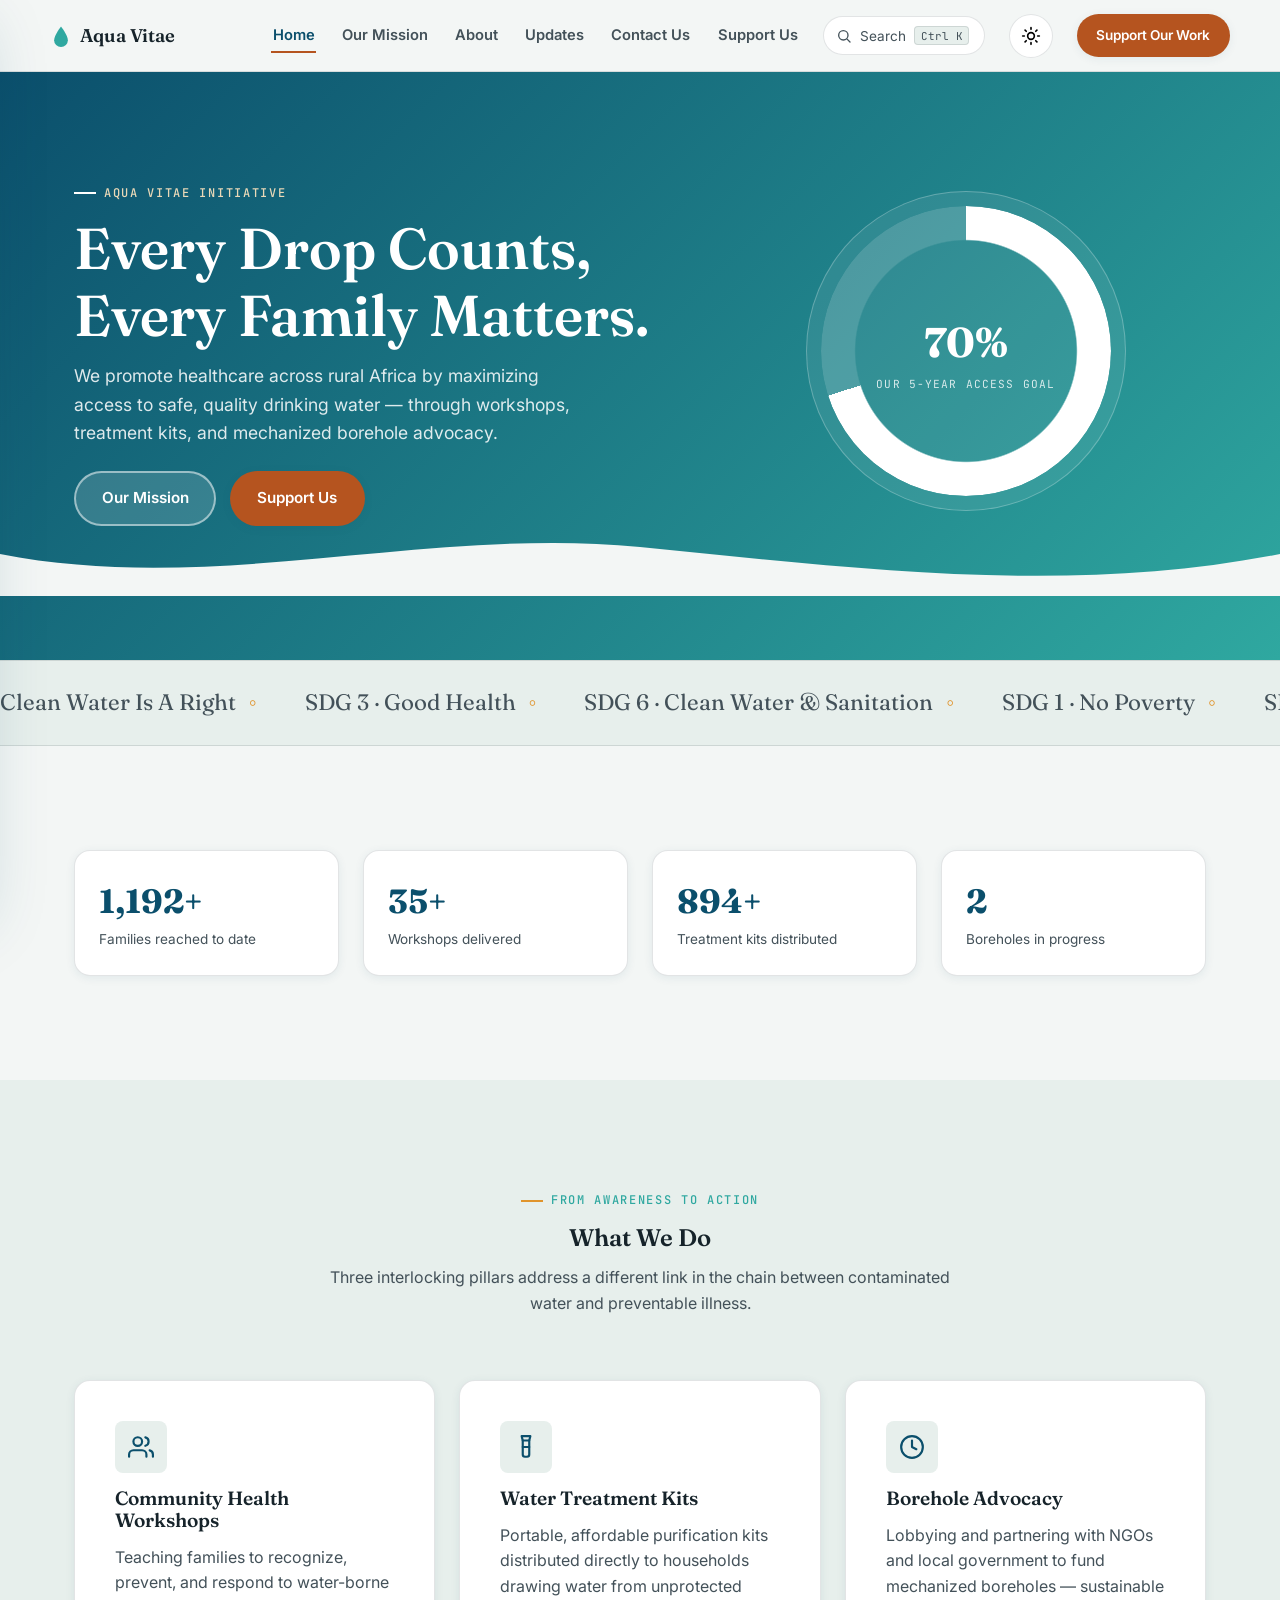
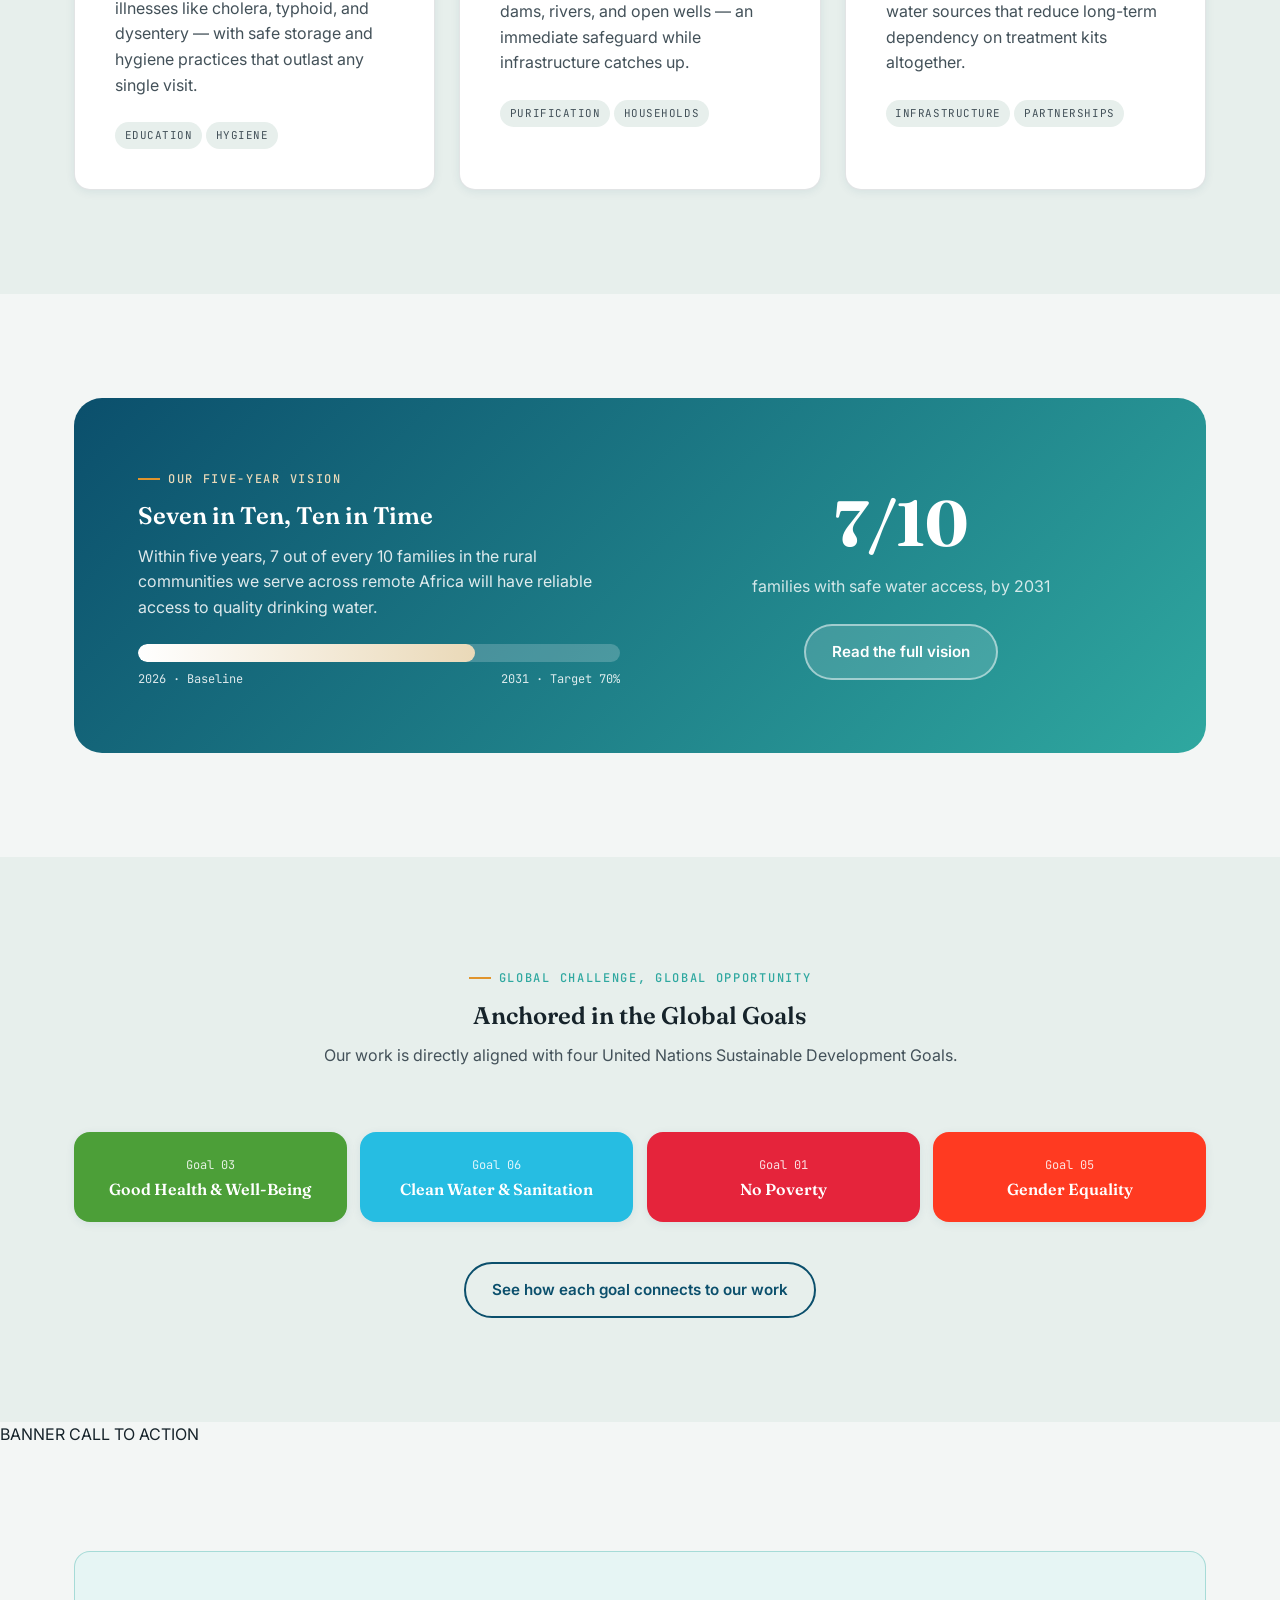
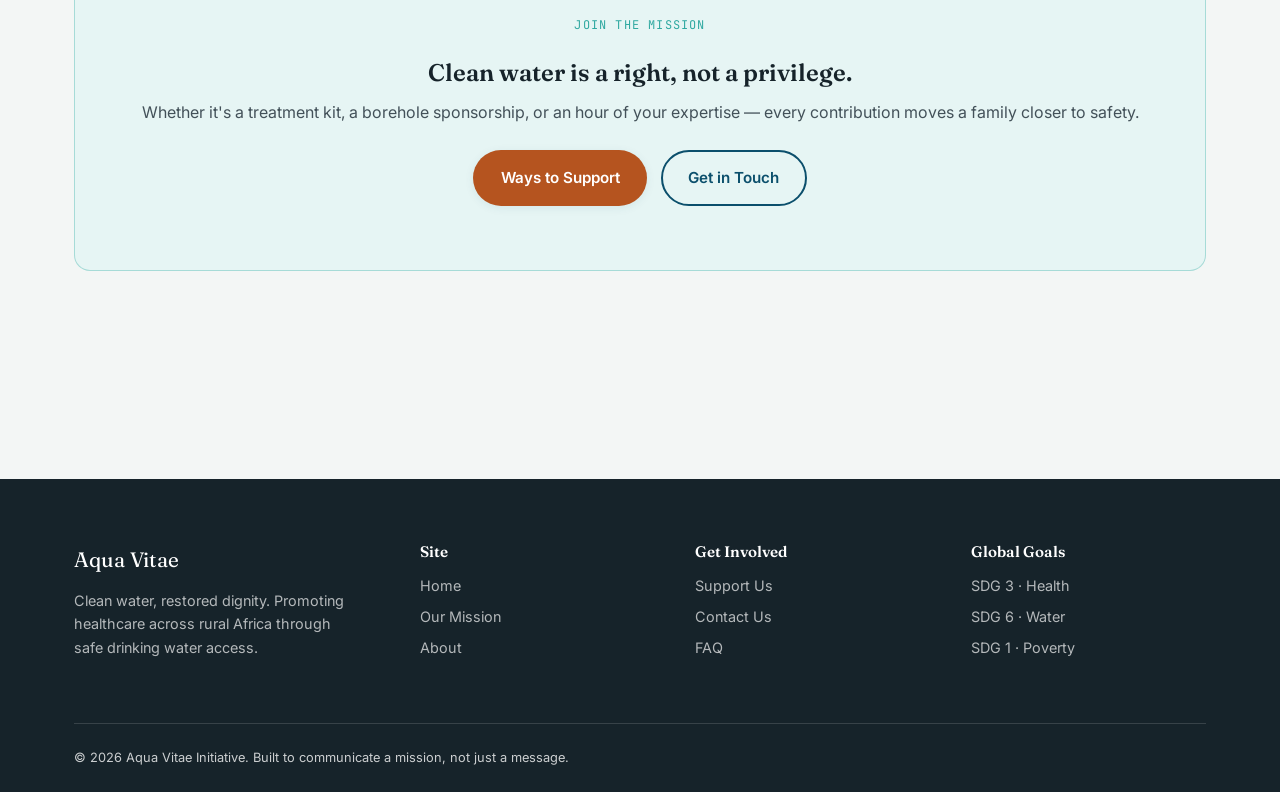
<file: index.html>
<!DOCTYPE html>
<html lang="en">
<head>
<meta charset="UTF-8">
<meta name="viewport" content="width=device-width, initial-scale=1.0">
<title>Aqua Vitae Initiative — Clean Water, Restored Dignity</title>
<meta name="description" content="Aqua Vitae Initiative promotes healthcare in rural Africa by maximizing access to safe, quality drinking water through education, treatment kits, and borehole advocacy.">
<link rel="icon" type="image/svg+xml" href="images/favicon.svg">
<link rel="stylesheet" href="css/styles.css">
</head>
<body>

<div class="preloader" role="status" aria-label="Loading Aqua Vitae Initiative">
  <svg class="preloader-drop" viewBox="0 0 64 64" fill="none"><path d="M32 4 C32 4 12 30 12 44 A20 20 0 0 0 52 44 C52 30 32 4 32 4 Z" fill="#fff"/></svg>
  <span class="preloader-word">Aqua Vitae</span>
</div>
<div class="scroll-progress"></div>

<a class="skip-link" href="#main" style="position:absolute;left:-999px;top:0;background:#fff;padding:0.6rem 1rem;z-index:999;">Skip to content</a>

<!--       This is for the header and the navigation bar content -->
<header class="site-header">
  <div class="container nav-bar">
    <button class="hamburger" aria-label="Open navigation menu" aria-expanded="false" aria-controls="nav-drawer">
      <span></span><span></span><span></span>
    </button>
    <a href="index.html" class="brand">
      <svg class="drop" viewBox="0 0 64 64" fill="none"><path d="M32 4 C32 4 12 30 12 44 A20 20 0 0 0 52 44 C52 30 32 4 32 4 Z" fill="#2FA8A0"/></svg>
      Aqua Vitae
    </a>
    <div class="nav-spacer"></div>
    <ul class="nav-links">
      <li><a href="index.html">Home</a></li>
      <li><a href="mission.html">Our Mission</a></li>
      <li><a href="about.html">About</a></li>
      <li><a href="updates.html">Updates</a></li>
      <li><a href="contact.html">Contact Us</a></li>
      <li><a href="support.html">Support Us</a></li>
    </ul>
    <button class="search-trigger" type="button" aria-label="Search the site">
      <svg viewBox="0 0 24 24" fill="none" stroke="currentColor" stroke-width="2" stroke-linecap="round"><circle cx="11" cy="11" r="7"></circle><line x1="21" y1="21" x2="16.65" y2="16.65"></line></svg>
      <span class="search-label">Search</span>
      <kbd>Ctrl K</kbd>
    </button>
    <button class="theme-toggle" type="button" aria-label="Toggle dark mode">
      <svg class="icon-sun" viewBox="0 0 24 24" fill="none" stroke="currentColor" stroke-width="2" stroke-linecap="round"><circle cx="12" cy="12" r="4"></circle><path d="M12 2v2M12 20v2M4.9 4.9l1.4 1.4M17.7 17.7l1.4 1.4M2 12h2M20 12h2M4.9 19.1l1.4-1.4M17.7 6.3l1.4-1.4"/></svg>
      <svg class="icon-moon" viewBox="0 0 24 24" fill="none" stroke="currentColor" stroke-width="2" stroke-linecap="round"><path d="M21 12.8A9 9 0 1 1 11.2 3a7 7 0 0 0 9.8 9.8Z"/></svg>
    </button>
    <a href="support.html" class="btn btn-primary btn-sm">Support Our Work</a>
  </div>
</header>

<div class="scrim"></div>
<nav class="nav-drawer" id="nav-drawer" aria-label="Primary">
  <button class="nav-drawer-close" aria-label="Close navigation menu">&times;</button>
  <span class="drawer-eyebrow">Navigate</span>
  <ul>
    <li><a href="index.html">Home</a></li>
    <li><a href="mission.html">Our Mission</a></li>
    <li><a href="about.html">About</a></li>
    <li><a href="updates.html">Updates</a></li>
    <li><a href="contact.html">Contact Us</a></li>
    <li><a href="support.html">Support Us</a></li>
  </ul>
  <a href="support.html" class="btn btn-primary drawer-cta">Support Us</a>
</nav>

<!-- This is for the Search overlay -->
<div class="search-overlay">
  <div class="search-panel">
    <div class="search-field">
      <svg viewBox="0 0 24 24" fill="none" stroke="currentColor" stroke-width="2" stroke-linecap="round"><circle cx="11" cy="11" r="7"></circle><line x1="21" y1="21" x2="16.65" y2="16.65"></line></svg>
      <input type="text" id="search-input" placeholder="Search pages, programs, ways to help…" autocomplete="off">
      <button class="search-close" aria-label="Close search">&times;</button>
    </div>
    <ul id="search-results" class="search-results"></ul>
    <div class="search-hint"><span>Navigate with results</span><span><kbd>Esc</kbd> to close</span></div>
  </div>
</div>

<main id="main">

  <!-- This is the HERO part -->
  <section class="hero" id="top">
    <div class="container">
      <div class="hero-copy">
        <p class="eyebrow hero-fade" style="--i:0">Aqua Vitae Initiative</p>
        <h1 class="hero-fade" style="--i:1">Every Drop Counts,<br>Every Family Matters.</h1>
        <p class="lead hero-fade" style="--i:2">We promote healthcare across rural Africa by maximizing access to safe, quality drinking water — through workshops, treatment kits, and mechanized borehole advocacy.</p>
        <div class="hero-actions hero-fade" style="--i:3">
          <a href="mission.html" class="btn btn-ghost">Our Mission</a>
          <a href="support.html" class="btn btn-primary">Support Us</a>
        </div>
      </div>
      <div class="hero-visual hero-fade" style="--i:2">
        <div class="water-ring floaty">
          <div class="ring-label">
            <div class="ring-number" data-counter="70" data-suffix="%">0%</div>
            <div class="ring-caption">Our 5-Year Access Goal</div>
          </div>
        </div>
      </div>
    </div>
    <div class="wave-divider">
      <svg viewBox="0 0 1440 80" preserveAspectRatio="none"><path fill="var(--color-bg)" d="M0,32 C240,80 480,0 720,24 C960,48 1200,80 1440,32 L1440,80 L0,80 Z"></path></svg>
    </div>
  </section>

  <!--  MARQUEE for our 5 year Access goal -->
  <div class="marquee" aria-hidden="true">
    <div class="marquee-track">
      <span>Clean Water Is A Right</span>
      <span>SDG 3 · Good Health</span>
      <span>SDG 6 · Clean Water &amp; Sanitation</span>
      <span>SDG 1 · No Poverty</span>
      <span>SDG 5 · Gender Equality</span>
      <span>7 in 10 Families by 2031</span>
      <span>Clean Water Is A Right</span>
      <span>SDG 3 · Good Health</span>
      <span>SDG 6 · Clean Water &amp; Sanitation</span>
      <span>SDG 1 · No Poverty</span>
      <span>SDG 5 · Gender Equality</span>
      <span>7 in 10 Families by 2031</span>
    </div>
  </div>

  <!--         STATISTIC COUNT                -->
  <section aria-label="Our impact so far">
    <div class="container">
      <div class="stats-grid">
        <div class="stat-card reveal">
          <div class="stat-number"><span data-counter="1200" data-suffix="+">0</span></div>
          <div class="stat-label">Families reached to date</div>
        </div>
        <div class="stat-card reveal">
          <div class="stat-number"><span data-counter="35" data-suffix="+">0</span></div>
          <div class="stat-label">Workshops delivered</div>
        </div>
        <div class="stat-card reveal">
          <div class="stat-number"><span data-counter="900" data-suffix="+">0</span></div>
          <div class="stat-label">Treatment kits distributed</div>
        </div>
        <div class="stat-card reveal">
          <div class="stat-number"><span data-counter="2">0</span></div>
          <div class="stat-label">Boreholes in progress</div>
        </div>
      </div>
    </div>
  </section>

  <!--                 WHAT WE DO              -->
  <section class="section-alt" id="what-we-do">
    <div class="container">
      <div class="section-header center reveal">
        <p class="eyebrow">From Awareness to Action</p>
        <h2>What We Do</h2>
        <p>Three interlocking pillars address a different link in the chain between contaminated water and preventable illness.</p>
      </div>
      <div class="pillar-grid">
        <article class="pillar-card reveal">
          <div class="pillar-icon"><svg viewBox="0 0 24 24" fill="none" stroke="currentColor" stroke-width="2" stroke-linecap="round" stroke-linejoin="round"><path d="M17 21v-2a4 4 0 0 0-4-4H5a4 4 0 0 0-4 4v2"/><circle cx="9" cy="7" r="4"/><path d="M23 21v-2a4 4 0 0 0-3-3.87"/><path d="M16 3.13a4 4 0 0 1 0 7.75"/></svg></div>
          <h3>Community Health Workshops</h3>
          <p>Teaching families to recognize, prevent, and respond to water-borne illnesses like cholera, typhoid, and dysentery — with safe storage and hygiene practices that outlast any single visit.</p>
          <div class="tag-row"><span class="tag">Education</span><span class="tag">Hygiene</span></div>
        </article>
        <article class="pillar-card reveal" style="--i:1">
          <div class="pillar-icon"><svg viewBox="0 0 24 24" fill="none" stroke="currentColor" stroke-width="2" stroke-linecap="round" stroke-linejoin="round"><path d="M8 2h8l-1 4H9L8 2Z"/><path d="M9 6v13a2 2 0 0 0 2 2h2a2 2 0 0 0 2-2V6"/><path d="M9 12h6"/></svg></div>
          <h3>Water Treatment Kits</h3>
          <p>Portable, affordable purification kits distributed directly to households drawing water from unprotected dams, rivers, and open wells — an immediate safeguard while infrastructure catches up.</p>
          <div class="tag-row"><span class="tag">Purification</span><span class="tag">Households</span></div>
        </article>
        <article class="pillar-card reveal" style="--i:2">
          <div class="pillar-icon"><svg viewBox="0 0 24 24" fill="none" stroke="currentColor" stroke-width="2" stroke-linecap="round" stroke-linejoin="round"><circle cx="12" cy="12" r="10"/><path d="M12 6v6l4 2"/></svg></div>
          <h3>Borehole Advocacy</h3>
          <p>Lobbying and partnering with NGOs and local government to fund mechanized boreholes — sustainable water sources that reduce long-term dependency on treatment kits altogether.</p>
          <div class="tag-row"><span class="tag">Infrastructure</span><span class="tag">Partnerships</span></div>
        </article>
      </div>
    </div>
  </section>

  <!--             OUR VISION TEASER           -->
  <section id="vision-teaser">
    <div class="container">
      <div class="vision-panel reveal">
        <div>
          <p class="eyebrow" style="color:#EAD9B8;">Our Five-Year Vision</p>
          <h2>Seven in Ten, Ten in Time</h2>
          <p style="color:rgba(255,255,255,0.86)">Within five years, 7 out of every 10 families in the rural communities we serve across remote Africa will have reliable access to quality drinking water.</p>
          <div class="progress-bar-track"><div class="progress-bar-fill" style="--target:70%"></div></div>
          <div class="progress-caption"><span>2026 · Baseline</span><span>2031 · Target 70%</span></div>
        </div>
        <div class="vision-figure">
          <div class="big">7/10</div>
          <p style="color:rgba(255,255,255,0.8)">families with safe water access, by 2031</p>
          <a href="mission.html#vision" class="btn btn-ghost">Read the full vision</a>
        </div>
      </div>
    </div>
  </section>

  <!--Mission Alignment with GCGO and The SDGS  -->
  <section class="section-alt">
    <div class="container">
      <div class="section-header center reveal">
        <p class="eyebrow">Global Challenge, Global Opportunity</p>
        <h2>Anchored in the Global Goals</h2>
        <p>Our work is directly aligned with four United Nations Sustainable Development Goals.</p>
      </div>
      <div class="sdg-grid">
        <div class="sdg-badge sdg-3 reveal"><div class="sdg-num">Goal 03</div><h4>Good Health &amp; Well-Being</h4></div>
        <div class="sdg-badge sdg-6 reveal" style="--i:1"><div class="sdg-num">Goal 06</div><h4>Clean Water &amp; Sanitation</h4></div>
        <div class="sdg-badge sdg-1 reveal" style="--i:2"><div class="sdg-num">Goal 01</div><h4>No Poverty</h4></div>
        <div class="sdg-badge sdg-5 reveal" style="--i:3"><div class="sdg-num">Goal 05</div><h4>Gender Equality</h4></div>
      </div>
      <div style="text-align:center; margin-top: var(--space-lg);" class="reveal">
        <a href="mission.html#why" class="btn btn-secondary">See how each goal connects to our work</a>
      </div>
    </div>
  </section>

  <!--       -->BANNER CALL TO ACTION
  <section>
    <div class="container">
      <div class="split-panel opportunity reveal" style="text-align:center; padding: var(--space-xl);">
        <p class="kicker">Join the Mission</p>
        <h2>Clean water is a right, not a privilege.</h2>
        <p>Whether it's a treatment kit, a borehole sponsorship, or an hour of your expertise — every contribution moves a family closer to safety.</p>
        <div class="hero-actions" style="justify-content:center;">
          <a href="support.html" class="btn btn-primary">Ways to Support</a>
          <a href="contact.html" class="btn btn-secondary">Get in Touch</a>
        </div>
      </div>
    </div>
  </section>

</main>

<!--          THIS IS THE FOOTER      -->
<footer class="site-footer">
  <div class="container">
    <div class="footer-grid">
      <div>
        <div class="footer-brand">Aqua Vitae</div>
        <p style="color:rgba(255,255,255,0.68); font-size:0.9rem; max-width:32ch;">Clean water, restored dignity. Promoting healthcare across rural Africa through safe drinking water access.</p>
      </div>
      <div>
        <h4>Site</h4>
        <a href="index.html">Home</a>
        <a href="mission.html">Our Mission</a>
        <a href="about.html">About</a>
      </div>
      <div>
        <h4>Get Involved</h4>
        <a href="support.html">Support Us</a>
        <a href="contact.html">Contact Us</a>
        <a href="support.html#faq">FAQ</a>
      </div>
      <div>
        <h4>Global Goals</h4>
        <a href="mission.html#why">SDG 3 · Health</a>
        <a href="mission.html#why">SDG 6 · Water</a>
        <a href="mission.html#why">SDG 1 · Poverty</a>
      </div>
    </div>
    <div class="footer-bottom">
      <span>&copy; 2026 Aqua Vitae Initiative. Built to communicate a mission, not just a message.</span>
    </div>
  </div>
</footer>

<button class="back-to-top" aria-label="Back to top">
  <svg viewBox="0 0 24 24" fill="none" stroke="currentColor" stroke-width="2" stroke-linecap="round" stroke-linejoin="round"><line x1="12" y1="19" x2="12" y2="5"></line><polyline points="5 12 12 5 19 12"></polyline></svg>
</button>

<script src="js/main.js"></script>
</body>
</html>
</file>
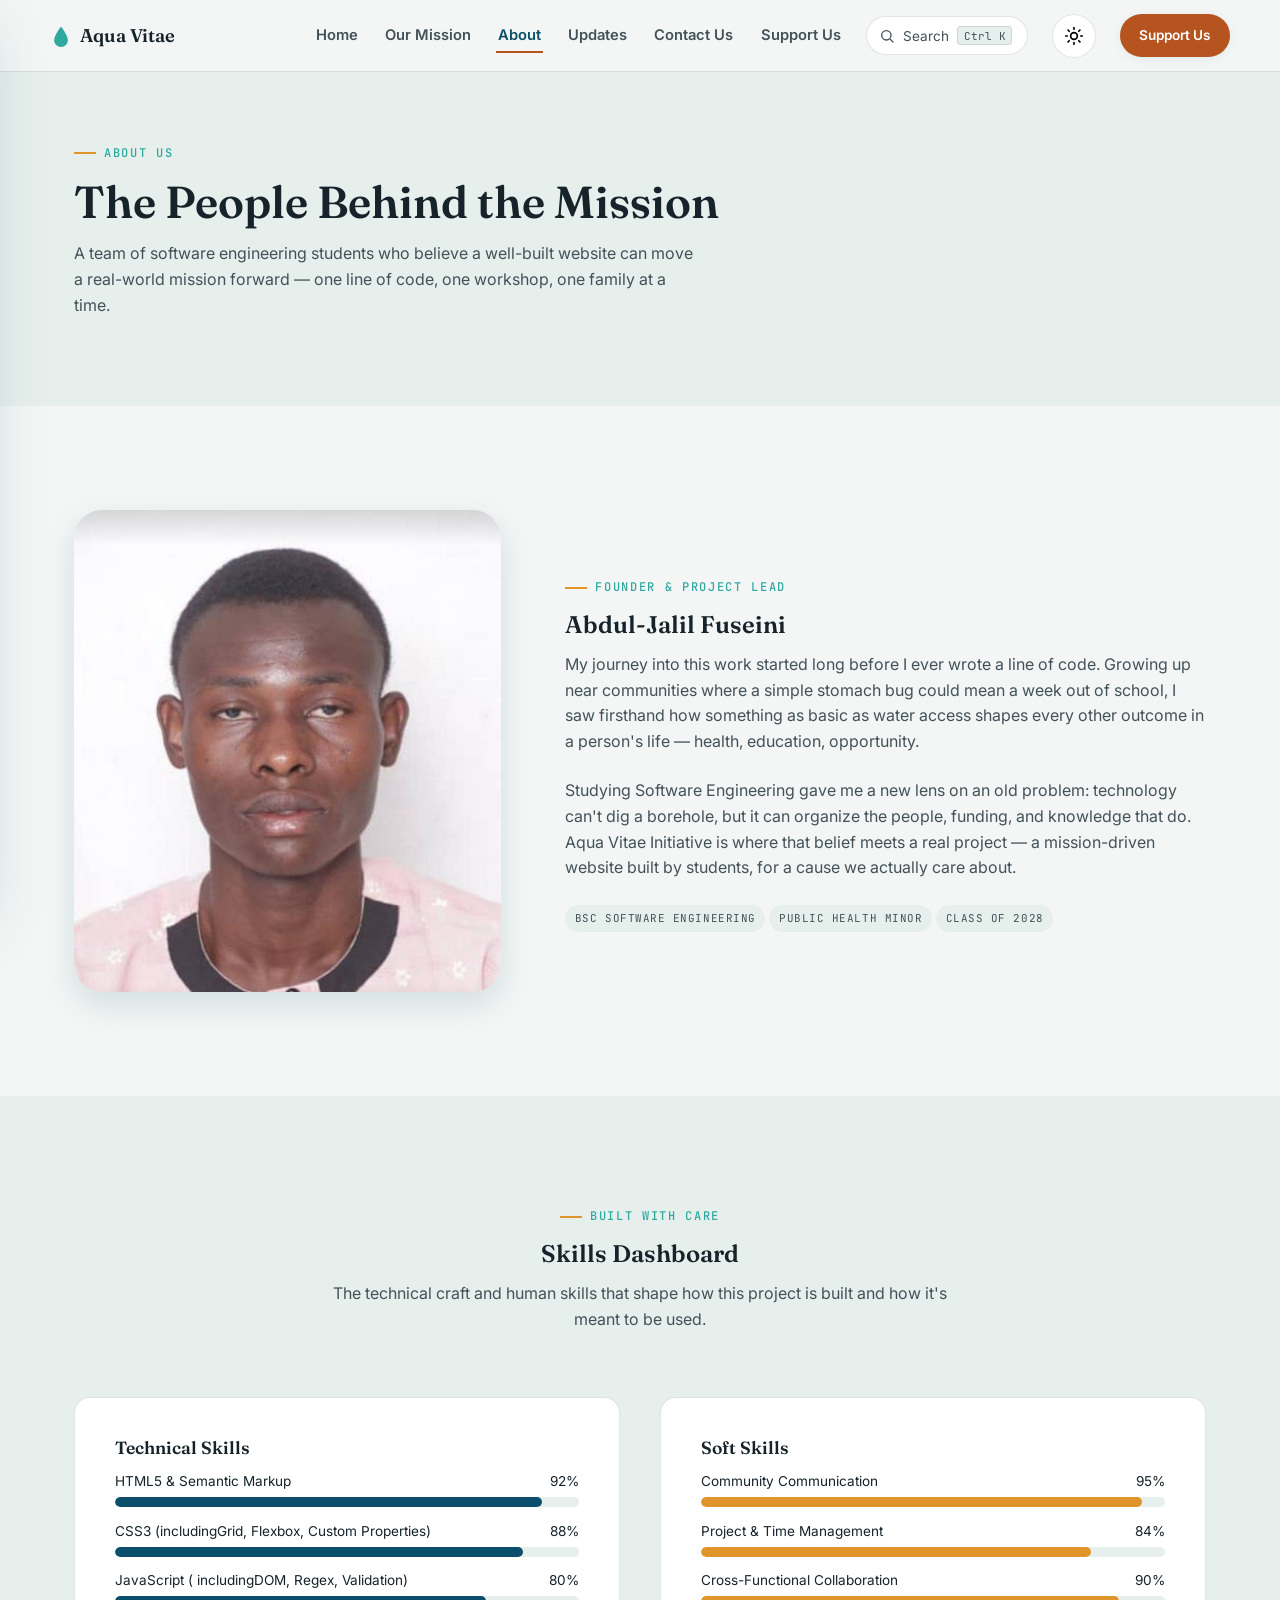
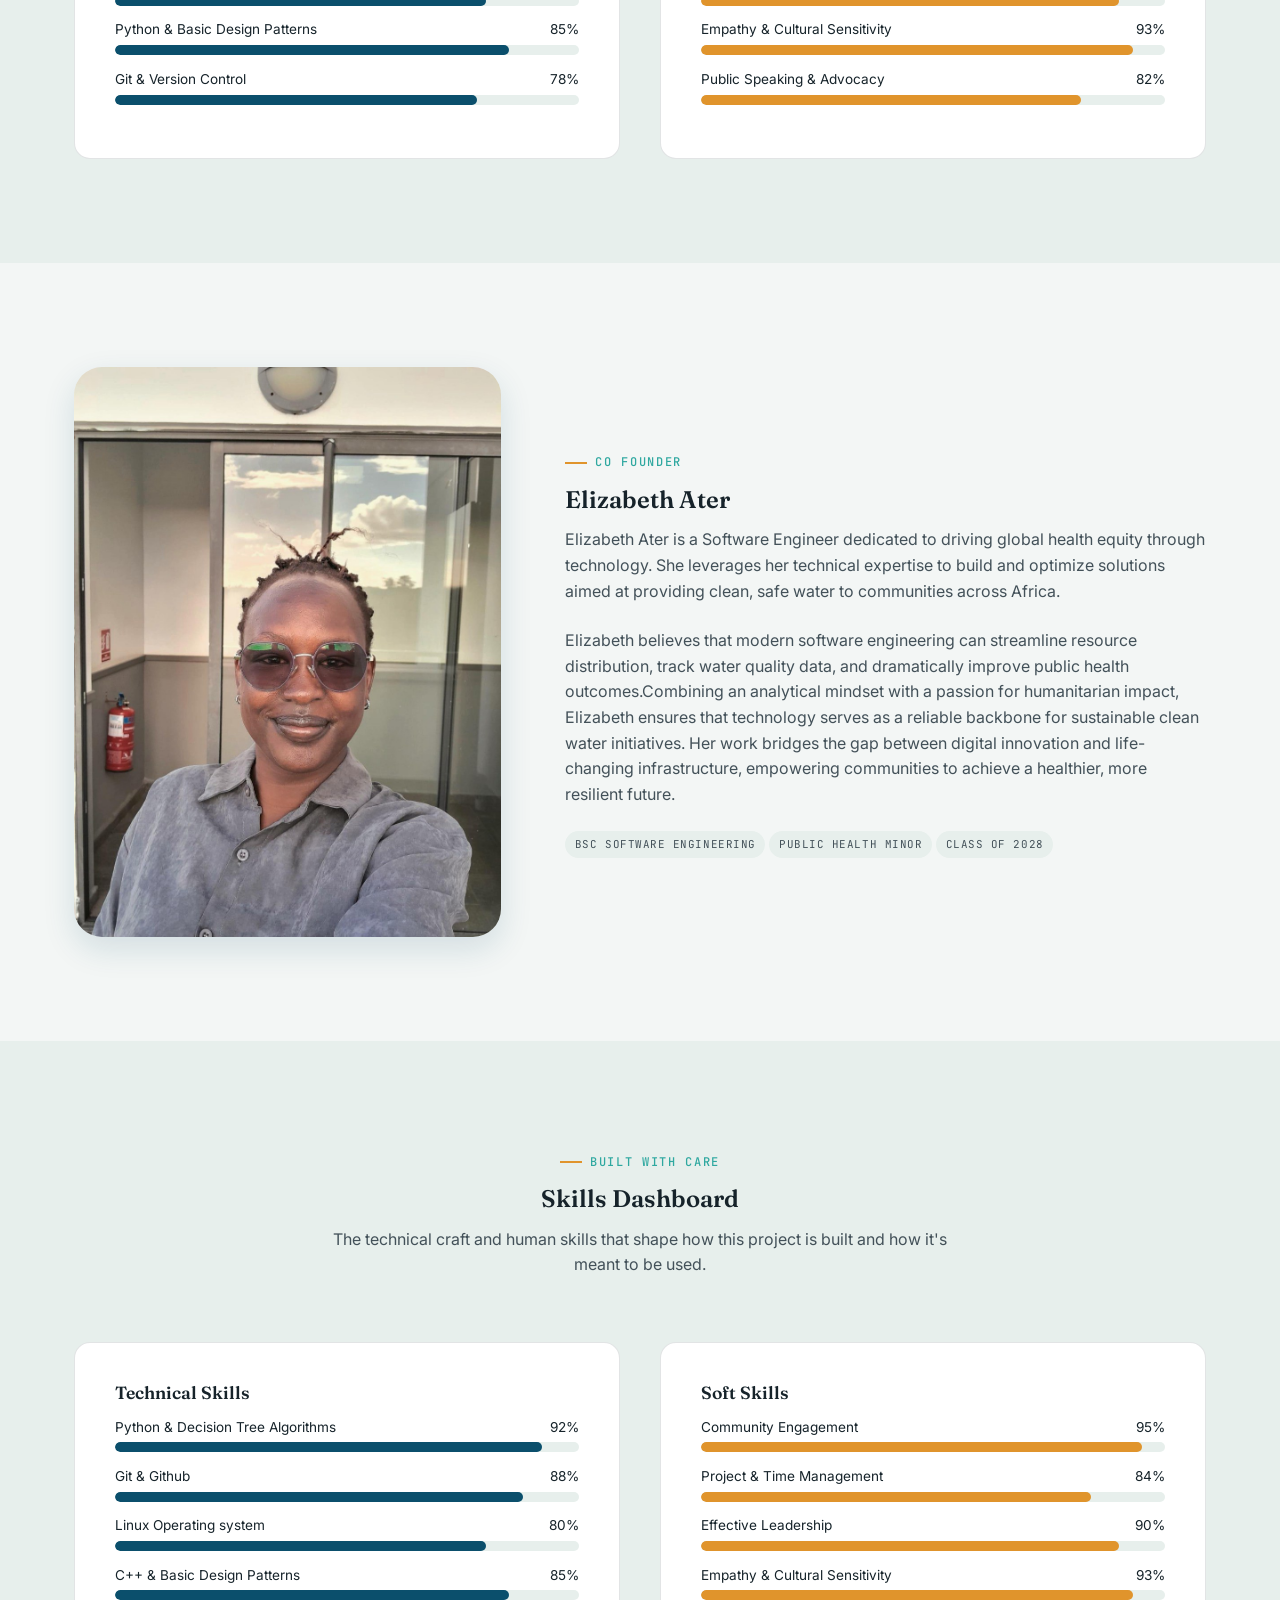
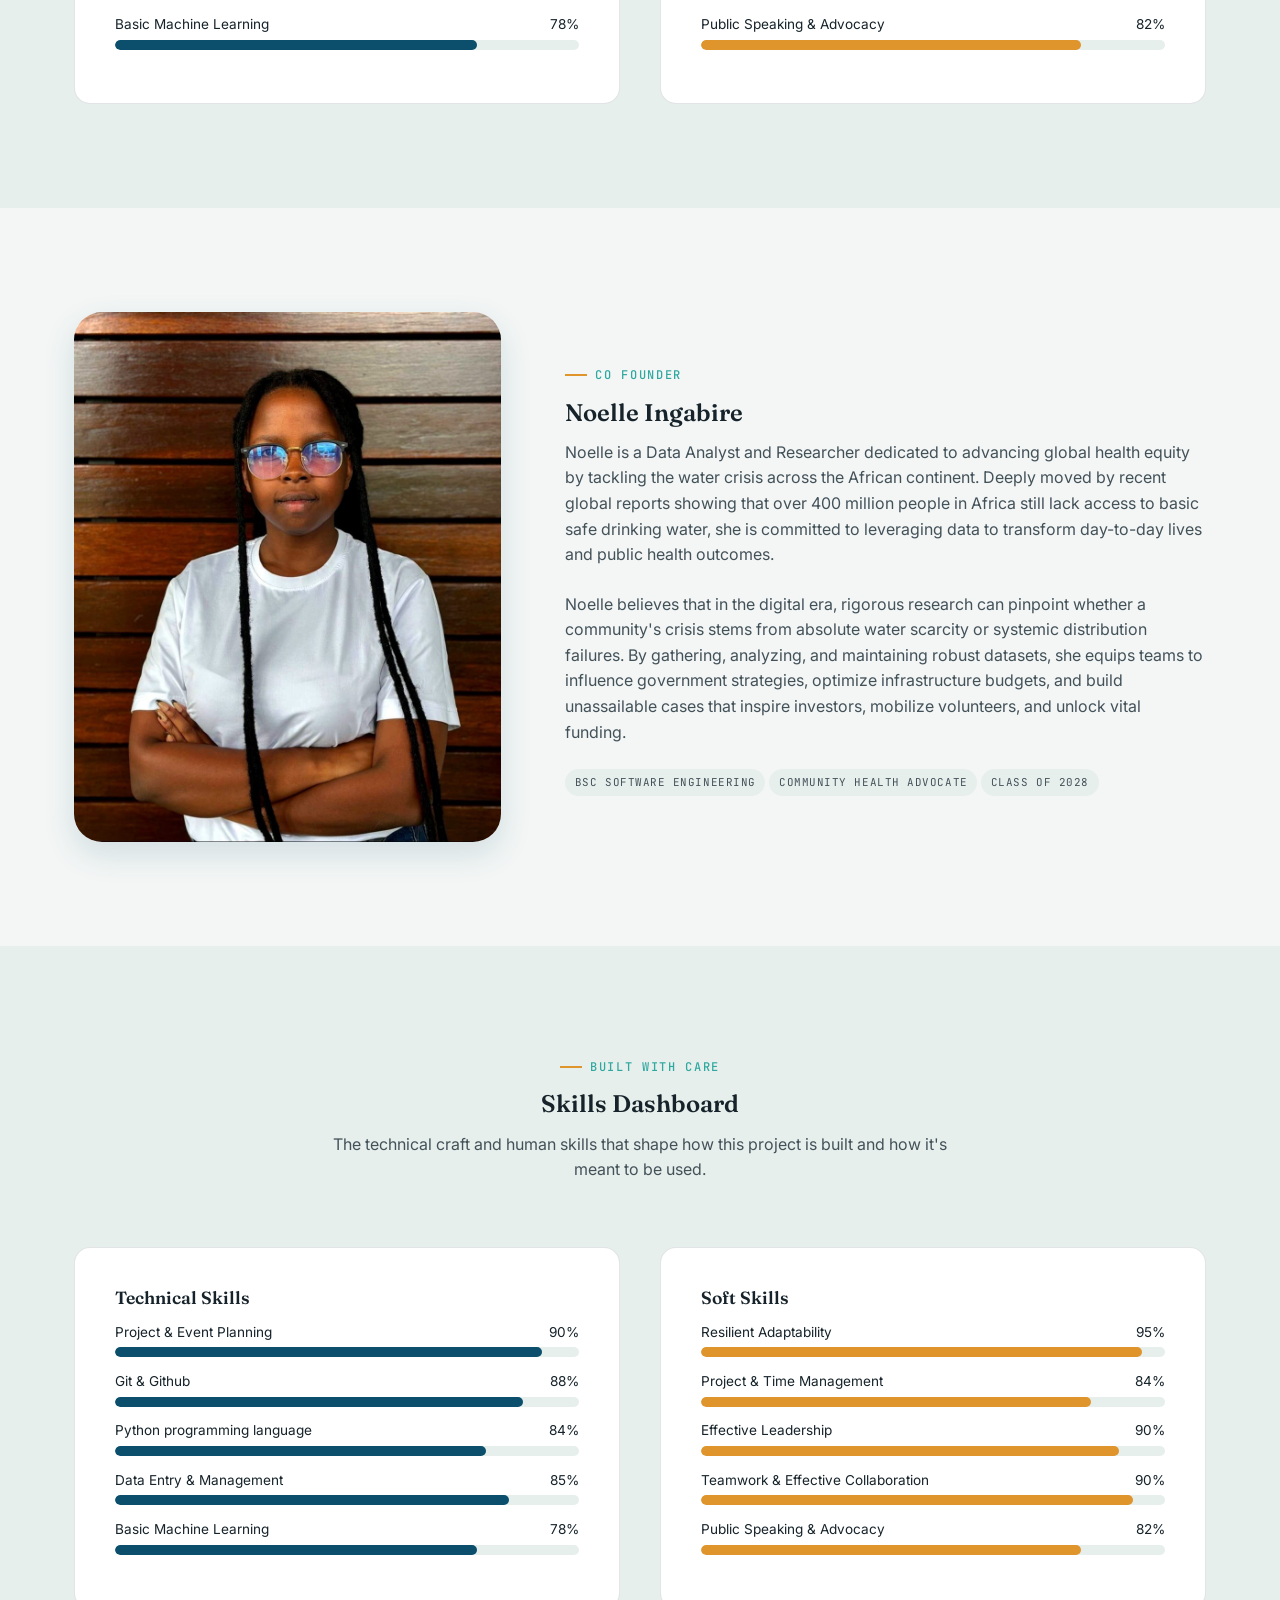
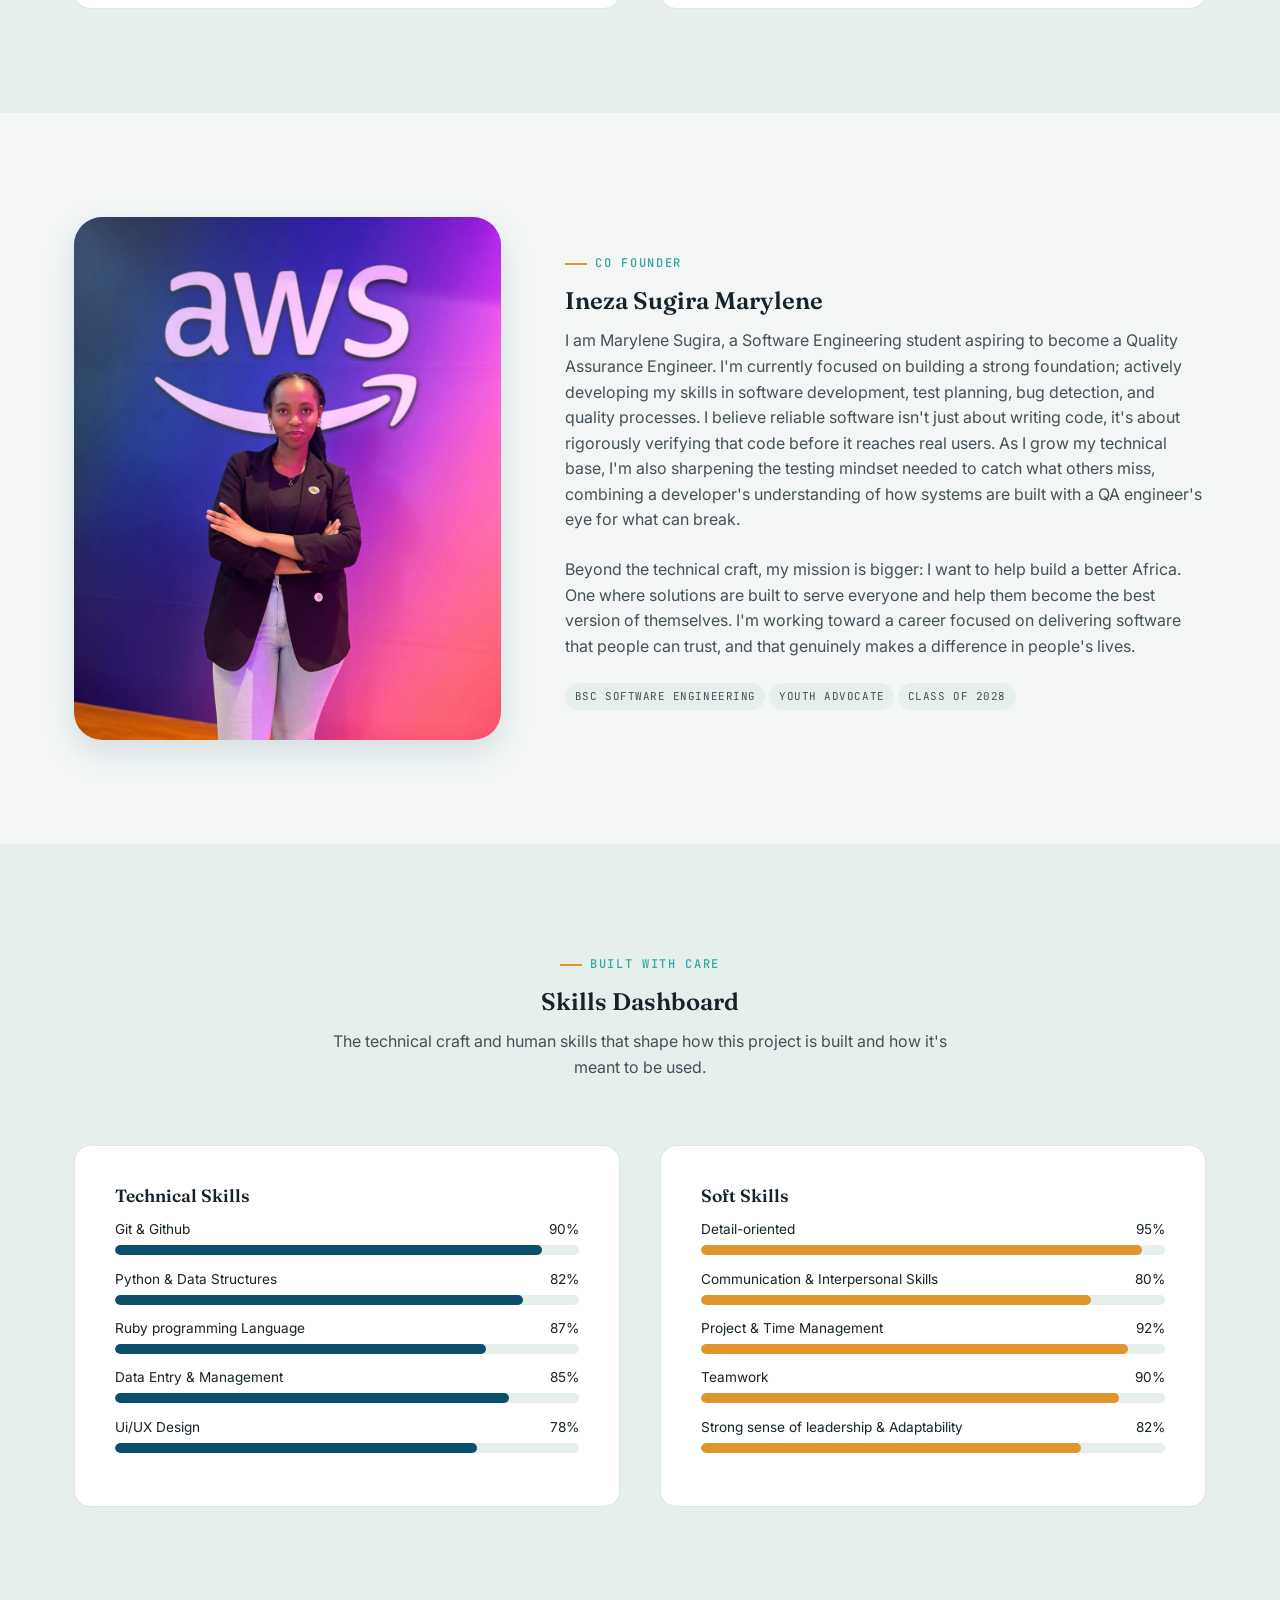
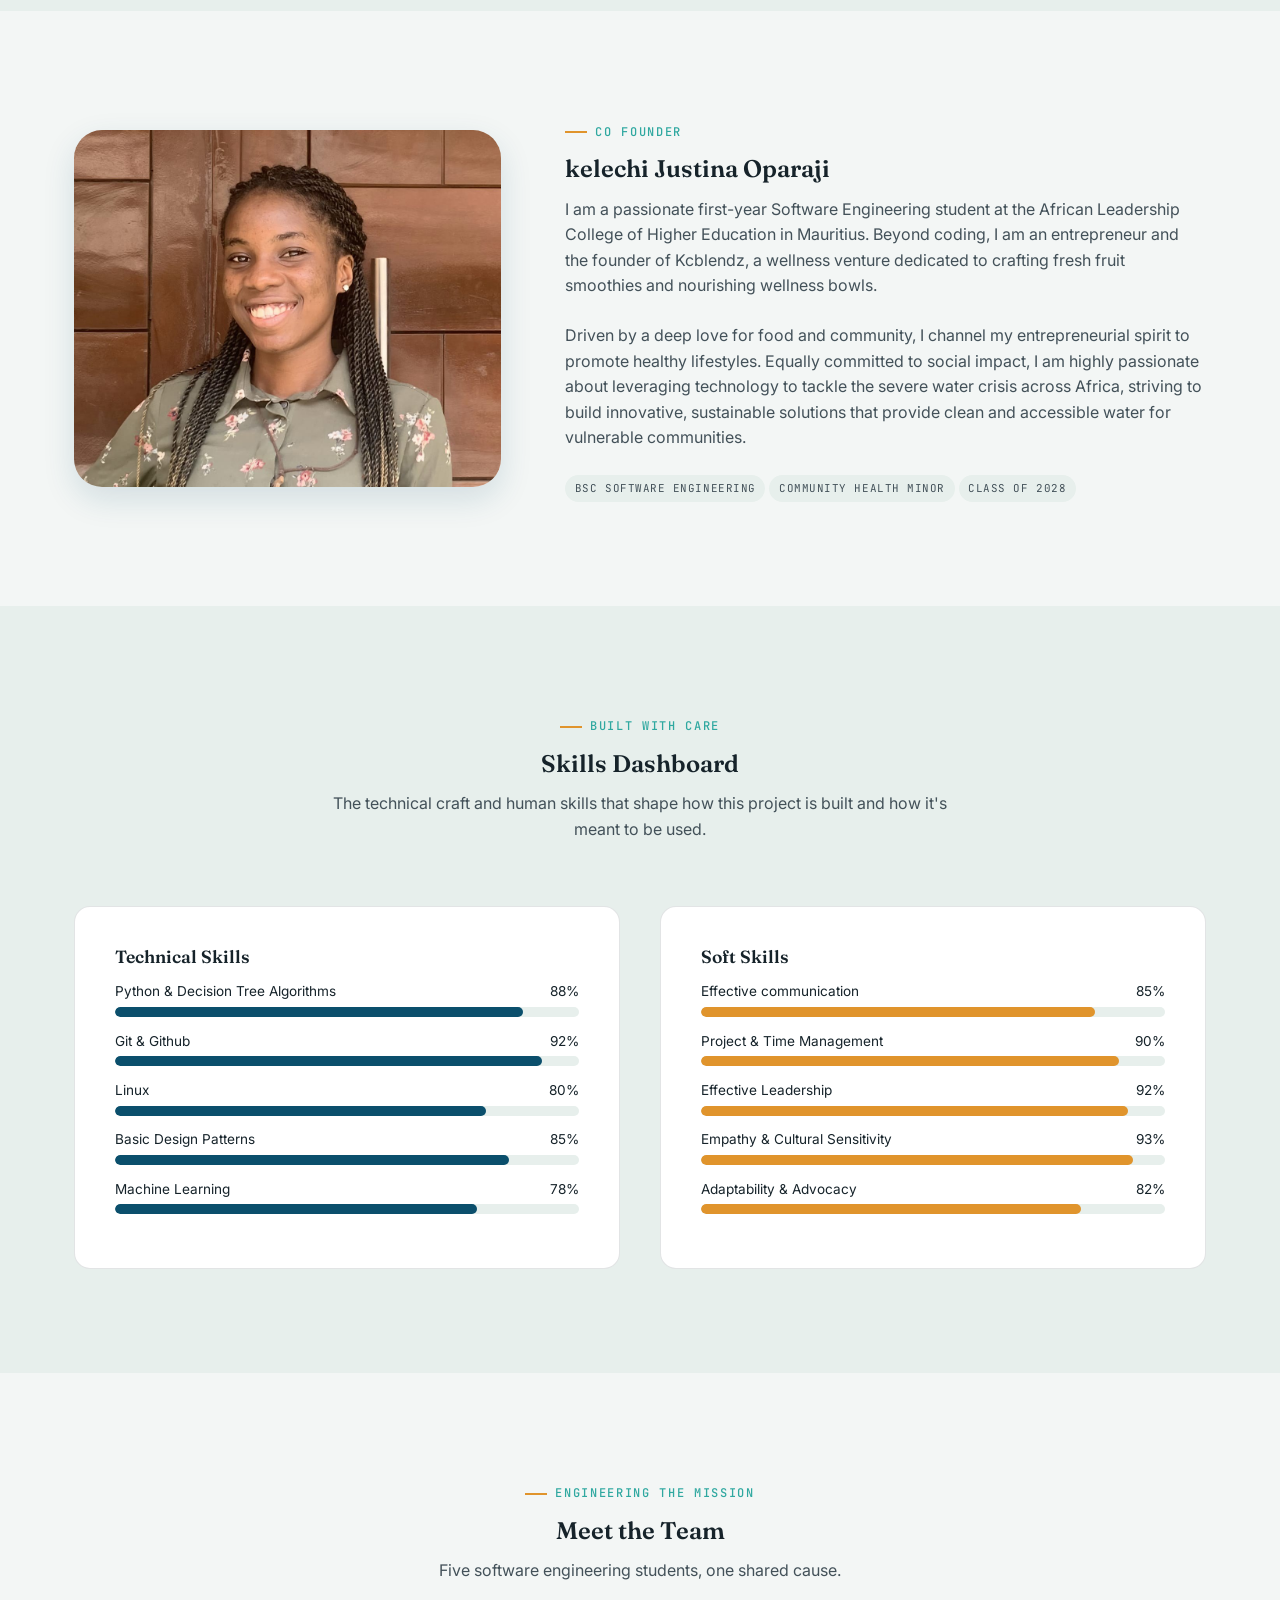
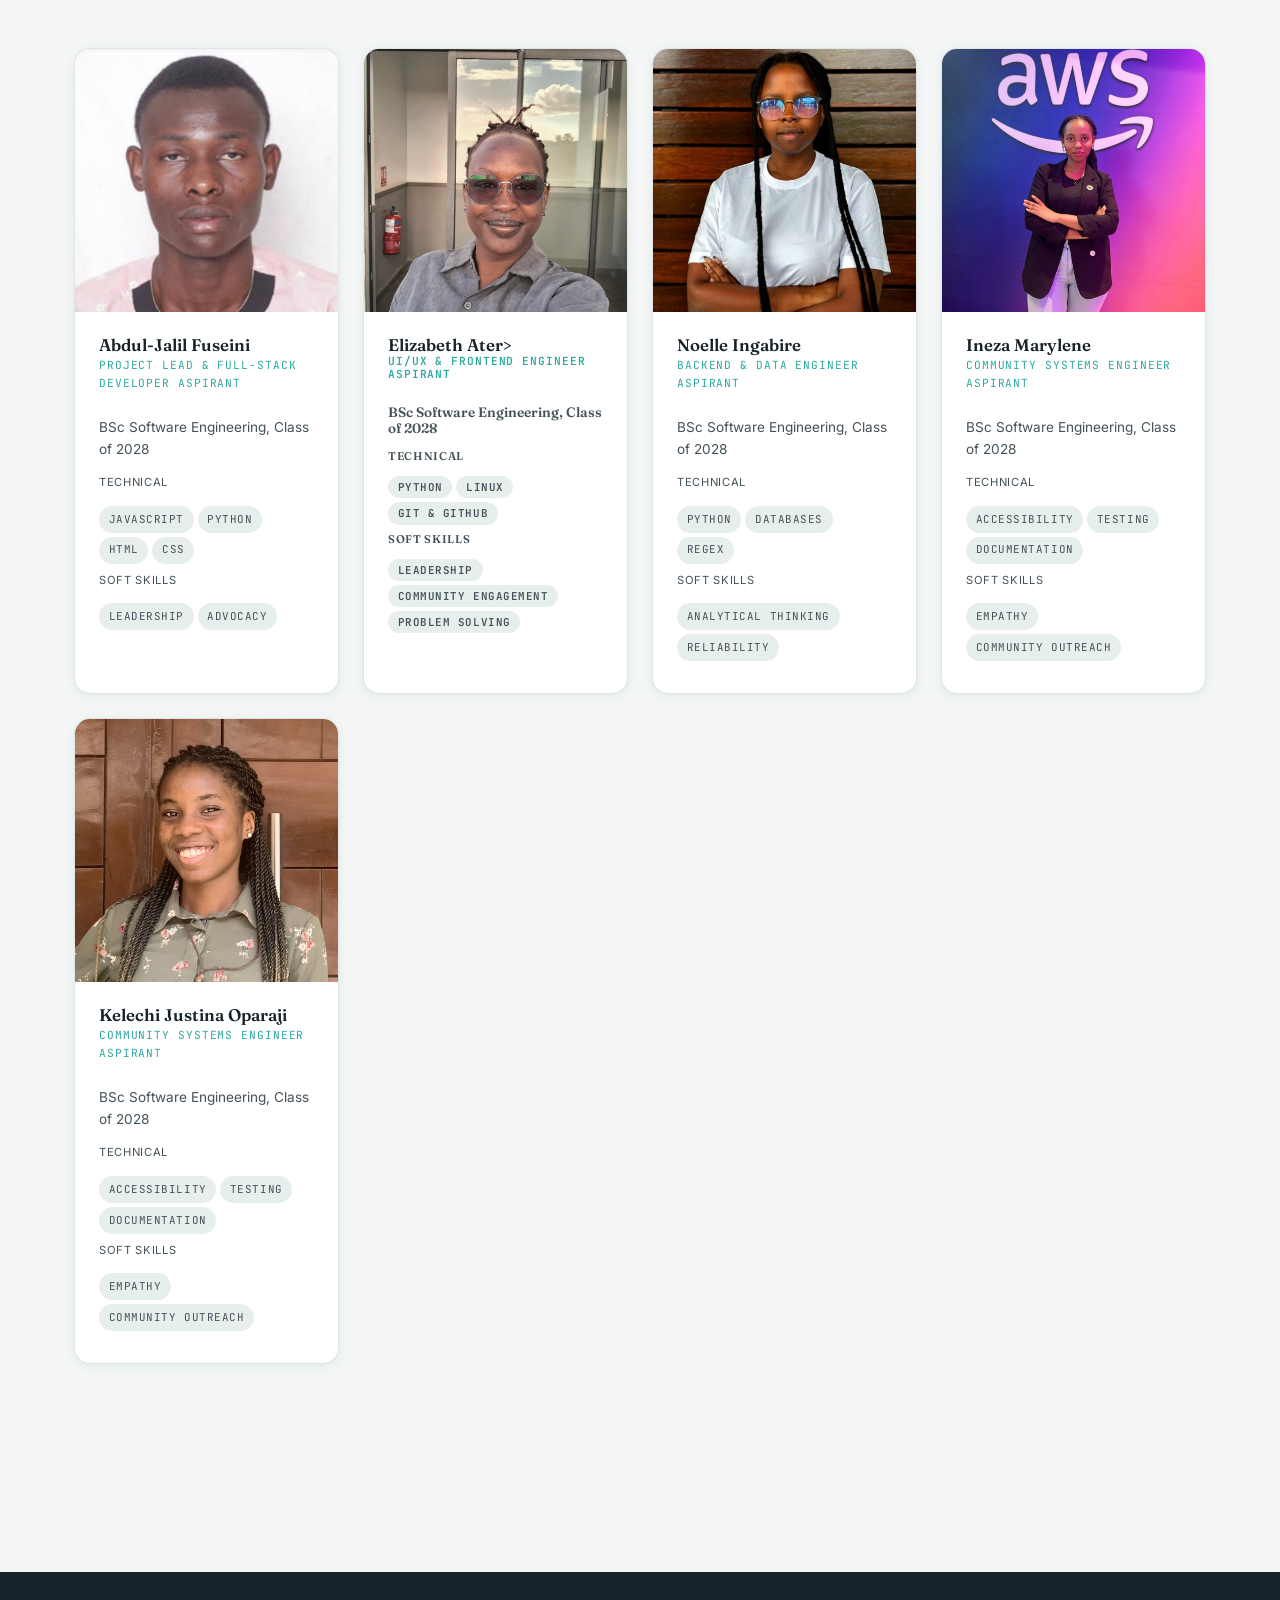
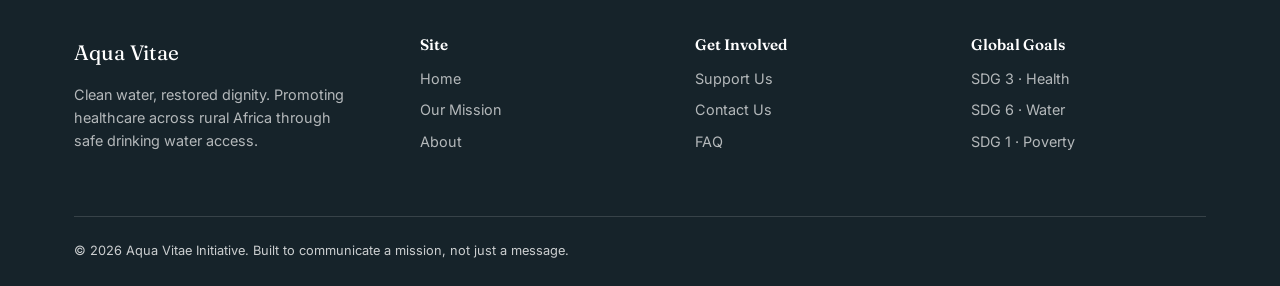
<file: about.html>
<!DOCTYPE html>
<html lang="en">
<head>
<meta charset="UTF-8">
<meta name="viewport" content="width=device-width, initial-scale=1.0">
<title>About Us — Aqua Vitae Initiative</title>
<meta name="description" content="Meet the software engineering students building the Aqua Vitae Initiative, our founder's story, and the technical and soft skills behind the mission.">
<link rel="icon" type="image/svg+xml" href="images/favicon.svg">
<link rel="stylesheet" href="css/styles.css">
</head>
<body>

<div class="preloader" role="status" aria-label="Loading Aqua Vitae Initiative">
  <svg class="preloader-drop" viewBox="0 0 64 64" fill="none"><path d="M32 4 C32 4 12 30 12 44 A20 20 0 0 0 52 44 C52 30 32 4 32 4 Z" fill="#fff"/></svg>
  <span class="preloader-word">Aqua Vitae</span>
</div>
<div class="scroll-progress"></div>

<header class="site-header">
  <div class="container nav-bar">
    <button class="hamburger" aria-label="Open navigation menu" aria-expanded="false" aria-controls="nav-drawer">
      <span></span><span></span><span></span>
    </button>
    <a href="index.html" class="brand">
      <svg class="drop" viewBox="0 0 64 64" fill="none"><path d="M32 4 C32 4 12 30 12 44 A20 20 0 0 0 52 44 C52 30 32 4 32 4 Z" fill="#2FA8A0"/></svg>
      Aqua Vitae
    </a>
    <div class="nav-spacer"></div>
    <ul class="nav-links">
      <li><a href="index.html">Home</a></li>
      <li><a href="mission.html">Our Mission</a></li>
      <li><a href="about.html">About</a></li>
      <li><a href="updates.html">Updates</a></li>
      <li><a href="contact.html">Contact Us</a></li>
      <li><a href="support.html">Support Us</a></li>
    </ul>
    <button class="search-trigger" type="button" aria-label="Search the site">
      <svg viewBox="0 0 24 24" fill="none" stroke="currentColor" stroke-width="2" stroke-linecap="round"><circle cx="11" cy="11" r="7"></circle><line x1="21" y1="21" x2="16.65" y2="16.65"></line></svg>
      <span class="search-label">Search</span>
      <kbd>Ctrl K</kbd>
    </button>
    <button class="theme-toggle" type="button" aria-label="Toggle dark mode">
      <svg class="icon-sun" viewBox="0 0 24 24" fill="none" stroke="currentColor" stroke-width="2" stroke-linecap="round"><circle cx="12" cy="12" r="4"></circle><path d="M12 2v2M12 20v2M4.9 4.9l1.4 1.4M17.7 17.7l1.4 1.4M2 12h2M20 12h2M4.9 19.1l1.4-1.4M17.7 6.3l1.4-1.4"/></svg>
      <svg class="icon-moon" viewBox="0 0 24 24" fill="none" stroke="currentColor" stroke-width="2" stroke-linecap="round"><path d="M21 12.8A9 9 0 1 1 11.2 3a7 7 0 0 0 9.8 9.8Z"/></svg>
    </button>
    <a href="support.html" class="btn btn-primary btn-sm">Support Us</a>
  </div>
</header>

<div class="scrim"></div>
<nav class="nav-drawer" id="nav-drawer" aria-label="Primary">
  <button class="nav-drawer-close" aria-label="Close navigation menu">&times;</button>
  <span class="drawer-eyebrow">Navigate</span>
  <ul>
    <li><a href="index.html">Home</a></li>
    <li><a href="mission.html">Our Mission</a></li>
    <li><a href="about.html">About</a></li>
    <li><a href="updates.html">Updates</a></li>
    <li><a href="contact.html">Contact Us</a></li>
    <li><a href="support.html">Support Us</a></li>
  </ul>
  <a href="support.html" class="btn btn-primary drawer-cta">Support Our Work</a>
</nav>

<div class="search-overlay">
  <div class="search-panel">
    <div class="search-field">
      <svg viewBox="0 0 24 24" fill="none" stroke="currentColor" stroke-width="2" stroke-linecap="round"><circle cx="11" cy="11" r="7"></circle><line x1="21" y1="21" x2="16.65" y2="16.65"></line></svg>
      <input type="text" id="search-input" placeholder="Search pages, programs, ways to help…" autocomplete="off">
      <button class="search-close" aria-label="Close search">&times;</button>
    </div>
    <ul id="search-results" class="search-results"></ul>
    <div class="search-hint"><span>Navigate with results</span><span><kbd>Esc</kbd> to close</span></div>
  </div>
</div>

<main id="main">

  <section class="page-hero" id="top">
    <div class="container">
      <p class="eyebrow">About Us</p>
      <h1>The People Behind the Mission</h1>
      <p>A team of software engineering students who believe a well-built website can move a real-world mission forward — one line of code, one workshop, one family at a time.</p>
    </div>
  </section>


  <!--       The FOUNDER'S BIO             -->
  <section id="bio">
    <div class="container">
      <div class="bio-grid">
        <div class="bio-photo reveal">
          <img src="images/Abdul-Jalil Fuseini.jpg" alt="Portrait of the Aqua Vitae Initiative founder and project lead" loading="lazy">
        </div>
        <div class="reveal" style="--i:1">
          <p class="eyebrow">Founder &amp; Project Lead</p>
          <h2>Abdul-Jalil Fuseini</h2>
          <p>My journey into this work started long before I ever wrote a line of code. Growing up near communities where a simple stomach bug could mean a week out of school, I saw firsthand how something as basic as water access shapes every other outcome in a person's life — health, education, opportunity.</p>
          <p>Studying Software Engineering gave me a new lens on an old problem: technology can't dig a borehole, but it can organize the people, funding, and knowledge that do. Aqua Vitae Initiative is where that belief meets a real project — a mission-driven website built by students, for a cause we actually care about.</p>
          <div class="tag-row">
            <span class="tag">BSc Software Engineering</span>
            <span class="tag">Public Health Minor</span>
            <span class="tag">Class of 2028</span>
          </div>
        </div>
      </div>
    </div>
  </section>

  <!--            SKILLS DASHBOARD         -->
  <section class="section-alt" id="skills">
    <div class="container">
      <div class="section-header center reveal">
        <p class="eyebrow">Built With Care</p>
        <h2>Skills Dashboard</h2>
        <p>The technical craft and human skills that shape how this project is built and how it's meant to be used.</p>
      </div>
      <div class="skills-dashboard">
        <div class="skills-col technical reveal">
          <h3>Technical Skills</h3>
          <div class="skill-row">
            <div class="skill-meta"><span>HTML5 &amp; Semantic Markup</span><span>92%</span></div>
            <div class="skill-track"><div class="skill-fill" style="--level:92%"></div></div>
          </div>
          <div class="skill-row">
            <div class="skill-meta"><span>CSS3 (includingGrid, Flexbox, Custom Properties)</span><span>88%</span></div>
            <div class="skill-track"><div class="skill-fill" style="--level:88%"></div></div>
          </div>
          <div class="skill-row">
            <div class="skill-meta"><span>JavaScript ( includingDOM, Regex, Validation)</span><span>80%</span></div>
            <div class="skill-track"><div class="skill-fill" style="--level:80%"></div></div>
          </div>
          <div class="skill-row">
            <div class="skill-meta"><span>Python &amp; Basic Design Patterns</span><span>85%</span></div>
            <div class="skill-track"><div class="skill-fill" style="--level:85%"></div></div>
          </div>
          <div class="skill-row">
            <div class="skill-meta"><span>Git &amp; Version Control</span><span>78%</span></div>
            <div class="skill-track"><div class="skill-fill" style="--level:78%"></div></div>
          </div>
        </div>
        <div class="skills-col soft reveal" style="--i:1">
          <h3>Soft Skills</h3>
          <div class="skill-row">
            <div class="skill-meta"><span>Community Communication</span><span>95%</span></div>
            <div class="skill-track"><div class="skill-fill" style="--level:95%"></div></div>
          </div>
          <div class="skill-row">
            <div class="skill-meta"><span>Project &amp; Time Management</span><span>84%</span></div>
            <div class="skill-track"><div class="skill-fill" style="--level:84%"></div></div>
          </div>
          <div class="skill-row">
            <div class="skill-meta"><span>Cross-Functional Collaboration</span><span>90%</span></div>
            <div class="skill-track"><div class="skill-fill" style="--level:90%"></div></div>
          </div>
          <div class="skill-row">
            <div class="skill-meta"><span>Empathy &amp; Cultural Sensitivity</span><span>93%</span></div>
            <div class="skill-track"><div class="skill-fill" style="--level:93%"></div></div>
          </div>
          <div class="skill-row">
            <div class="skill-meta"><span>Public Speaking &amp; Advocacy</span><span>82%</span></div>
            <div class="skill-track"><div class="skill-fill" style="--level:82%"></div></div>
          </div>
        </div>
      </div>
    </div>
  </section>

  <!--       Elizabeth Ater Biography            -->
  <section id="bio">
    <div class="container">
      <div class="bio-grid">
        <div class="bio-photo reveal">
          <img src="images/Elizabeth Ater.jpg" alt="Portrait of the Aqua Vitae Initiative second team member" loading="lazy">
        </div>
        <div class="reveal" style="--i:2">
          <p class="eyebrow">Co FOUNDER</p>
          <h2>Elizabeth Ater</h2>
          <p>Elizabeth Ater is a Software Engineer dedicated to driving global health equity through technology. She leverages her technical expertise to build and optimize solutions aimed at providing clean, safe water to communities across Africa.</p>
          <p> Elizabeth believes that modern software engineering can streamline resource distribution, track water quality data, and dramatically improve public health outcomes.Combining an analytical mindset with a passion for humanitarian impact, Elizabeth ensures that technology serves as a reliable backbone for sustainable clean water initiatives. Her work bridges the gap between digital innovation and life-changing infrastructure, empowering communities to achieve a healthier, more resilient future.</p>
          <div class="tag-row">
            <span class="tag">BSc Software Engineering</span>
            <span class="tag">Public Health Minor</span>
            <span class="tag">Class of 2028</span>
          </div>
        </div>
      </div>
    </div>
  </section>

  <!--            SKILLS DASHBOARD         -->
  <section class="section-alt" id="skills">
    <div class="container">
      <div class="section-header center reveal">
        <p class="eyebrow">Built With Care</p>
        <h2>Skills Dashboard</h2>
        <p>The technical craft and human skills that shape how this project is built and how it's meant to be used.</p>
      </div>
      <div class="skills-dashboard">
        <div class="skills-col technical reveal">
          <h3>Technical Skills</h3>
          <div class="skill-row">
            <div class="skill-meta"><span>Python &amp; Decision Tree Algorithms</span><span>92%</span></div>
            <div class="skill-track"><div class="skill-fill" style="--level:92%"></div></div>
          </div>
          <div class="skill-row">
            <div class="skill-meta"><span>Git &amp; Github</span><span>88%</span></div>
            <div class="skill-track"><div class="skill-fill" style="--level:88%"></div></div>
          </div>
          <div class="skill-row">
            <div class="skill-meta"><span>Linux Operating system</span><span>80%</span></div>
            <div class="skill-track"><div class="skill-fill" style="--level:80%"></div></div>
          </div>
          <div class="skill-row">
            <div class="skill-meta"><span>C++ &amp; Basic Design Patterns</span><span>85%</span></div>
            <div class="skill-track"><div class="skill-fill" style="--level:85%"></div></div>
          </div>
          <div class="skill-row">
            <div class="skill-meta"><span>Basic Machine Learning</span><span>78%</span></div>
            <div class="skill-track"><div class="skill-fill" style="--level:78%"></div></div>
          </div>
        </div>
        <div class="skills-col soft reveal" style="--i:1">
          <h3>Soft Skills</h3>
          <div class="skill-row">
            <div class="skill-meta"><span>Community Engagement</span><span>95%</span></div>
            <div class="skill-track"><div class="skill-fill" style="--level:95%"></div></div>
          </div>
          <div class="skill-row">
            <div class="skill-meta"><span>Project &amp; Time Management</span><span>84%</span></div>
            <div class="skill-track"><div class="skill-fill" style="--level:84%"></div></div>
          </div>
          <div class="skill-row">
            <div class="skill-meta"><span>Effective Leadership</span><span>90%</span></div>
            <div class="skill-track"><div class="skill-fill" style="--level:90%"></div></div>
          </div>
          <div class="skill-row">
            <div class="skill-meta"><span>Empathy &amp; Cultural Sensitivity</span><span>93%</span></div>
            <div class="skill-track"><div class="skill-fill" style="--level:93%"></div></div>
          </div>
          <div class="skill-row">
            <div class="skill-meta"><span>Public Speaking &amp; Advocacy</span><span>82%</span></div>
            <div class="skill-track"><div class="skill-fill" style="--level:82%"></div></div>
          </div>
        </div>
      </div>
    </div>
  </section>
  


<!--       Noelle Ingabire profile            -->
  <section id="bio">
    <div class="container">
      <div class="bio-grid">
        <div class="bio-photo reveal">
          <img src="images/Noelle.jpg" alt="Portrait of the Aqua Vitae Initiative third team member" loading="lazy">
        </div>
        <div class="reveal" style="--i:2">
          <p class="eyebrow">CO FOUNDER</p>
          <h2>Noelle Ingabire</h2>
          <p>Noelle is a Data Analyst and Researcher  dedicated to advancing global health equity by tackling the water crisis across the African continent. Deeply moved by recent global reports showing that over 400 million people in Africa still lack access to basic safe drinking water, she is committed to leveraging data to transform day-to-day lives and public health outcomes.</p>
          <p> Noelle believes that in the digital era, rigorous research can pinpoint whether a community's crisis stems from absolute water scarcity or systemic distribution failures. By gathering, analyzing, and maintaining robust datasets, she equips teams to influence government strategies, optimize infrastructure budgets, and build unassailable cases that inspire investors, mobilize volunteers, and unlock vital funding.</p>
          <div class="tag-row">
            <span class="tag">BSc Software Engineering</span>
            <span class="tag">COMMUNITY HEALTH ADVOCATE</span>
            <span class="tag">Class of 2028</span>
          </div>
        </div>
      </div>
    </div>
  </section>

  <!--            SKILLS DASHBOARD         -->
  <section class="section-alt" id="skills">
    <div class="container">
      <div class="section-header center reveal">
        <p class="eyebrow">Built With Care</p>
        <h2>Skills Dashboard</h2>
        <p>The technical craft and human skills that shape how this project is built and how it's meant to be used.</p>
      </div>
      <div class="skills-dashboard">
        <div class="skills-col technical reveal">
          <h3>Technical Skills</h3>
          <div class="skill-row">
            <div class="skill-meta"><span>Project &amp; Event Planning</span><span>90%</span></div>
            <div class="skill-track"><div class="skill-fill" style="--level:92%"></div></div>
          </div>
          <div class="skill-row">
            <div class="skill-meta"><span>Git &amp; Github</span><span>88%</span></div>
            <div class="skill-track"><div class="skill-fill" style="--level:88%"></div></div>
          </div>
          <div class="skill-row">
            <div class="skill-meta"><span>Python programming language</span><span>84%</span></div>
            <div class="skill-track"><div class="skill-fill" style="--level:80%"></div></div>
          </div>
          <div class="skill-row">
            <div class="skill-meta"><span>Data Entry &amp; Management</span><span>85%</span></div>
            <div class="skill-track"><div class="skill-fill" style="--level:85%"></div></div>
          </div>
          <div class="skill-row">
            <div class="skill-meta"><span>Basic Machine Learning</span><span>78%</span></div>
            <div class="skill-track"><div class="skill-fill" style="--level:78%"></div></div>
          </div>
        </div>
        <div class="skills-col soft reveal" style="--i:1">
          <h3>Soft Skills</h3>
          <div class="skill-row">
            <div class="skill-meta"><span>Resilient Adaptability</span><span>95%</span></div>
            <div class="skill-track"><div class="skill-fill" style="--level:95%"></div></div>
          </div>
          <div class="skill-row">
            <div class="skill-meta"><span>Project &amp; Time Management</span><span>84%</span></div>
            <div class="skill-track"><div class="skill-fill" style="--level:84%"></div></div>
          </div>
          <div class="skill-row">
            <div class="skill-meta"><span>Effective Leadership</span><span>90%</span></div>
            <div class="skill-track"><div class="skill-fill" style="--level:90%"></div></div>
          </div>
          <div class="skill-row">
            <div class="skill-meta"><span>Teamwork &amp; Effective Collaboration</span><span>90%</span></div>
            <div class="skill-track"><div class="skill-fill" style="--level:93%"></div></div>
          </div>
          <div class="skill-row">
            <div class="skill-meta"><span>Public Speaking &amp; Advocacy</span><span>82%</span></div>
            <div class="skill-track"><div class="skill-fill" style="--level:82%"></div></div>
          </div>
        </div>
      </div>
    </div>
  </section>
  <!--       Ineza Sugira Marylene           -->
  <section id="bio">
    <div class="container">
      <div class="bio-grid">
        <div class="bio-photo reveal">
          <img src="images/marylene.jpeg" alt="Portrait of the Aqua Vitae Initiative third team member" loading="lazy">
        </div>
        <div class="reveal" style="--i:2">
          <p class="eyebrow">CO FOUNDER</p>
          <h2>Ineza Sugira Marylene</h2>
          <p>I am Marylene Sugira, a Software Engineering student aspiring to become a Quality Assurance Engineer. I'm currently focused on building a strong foundation; actively developing my skills in software development, test planning, bug detection, and quality processes. I believe reliable software isn't just about writing code, it's about rigorously verifying that code before it reaches real users. As I grow my technical base, I'm also sharpening the testing mindset needed to catch what others miss, combining a developer's understanding of how systems are built with a QA engineer's eye for what can break.</p>
          <p>Beyond the technical craft, my mission is bigger: I want to help build a better Africa.  One where solutions are built to serve everyone and help them become the best version of themselves. I'm working toward a career focused on delivering software that people can trust, and that genuinely makes a difference in people's lives.</p>
          <div class="tag-row">
            <span class="tag">BSc Software Engineering</span>
            <span class="tag">Youth ADVOCATE</span>
            <span class="tag">Class of 2028</span>
          </div>
        </div>
      </div>
    </div>
  </section>

  <!--            SKILLS DASHBOARD  for Marylene Ineza Sugira       -->
  <section class="section-alt" id="skills">
    <div class="container">
      <div class="section-header center reveal">
        <p class="eyebrow">Built With Care</p>
        <h2>Skills Dashboard</h2>
        <p>The technical craft and human skills that shape how this project is built and how it's meant to be used.</p>
      </div>
      <div class="skills-dashboard">
        <div class="skills-col technical reveal">
          <h3>Technical Skills</h3>
          <div class="skill-row">
            <div class="skill-meta"><span>Git &amp; Github</span><span>90%</span></div>
            <div class="skill-track"><div class="skill-fill" style="--level:92%"></div></div>
          </div>
          <div class="skill-row">
            <div class="skill-meta"><span>Python  &amp; Data Structures</span><span>82%</span></div>
            <div class="skill-track"><div class="skill-fill" style="--level:88%"></div></div>
          </div>
          <div class="skill-row">
            <div class="skill-meta"><span>Ruby  programming Language</span><span>87%</span></div>
            <div class="skill-track"><div class="skill-fill" style="--level:80%"></div></div>
          </div>
          <div class="skill-row">
            <div class="skill-meta"><span>Data Entry &amp; Management</span><span>85%</span></div>
            <div class="skill-track"><div class="skill-fill" style="--level:85%"></div></div>
          </div>
          <div class="skill-row">
            <div class="skill-meta"><span>Ui/UX Design</span><span>78%</span></div>
            <div class="skill-track"><div class="skill-fill" style="--level:78%"></div></div>
          </div>
        </div>
        <div class="skills-col soft reveal" style="--i:1">
          <h3>Soft Skills</h3>
          <div class="skill-row">
            <div class="skill-meta"><span>Detail-oriented</span><span>95%</span></div>
            <div class="skill-track"><div class="skill-fill" style="--level:95%"></div></div>
          </div>
          <div class="skill-row">
            <div class="skill-meta"><span>Communication &amp; Interpersonal Skills</span><span>80%</span></div>
            <div class="skill-track"><div class="skill-fill" style="--level:84%"></div></div>
          </div>
          <div class="skill-row">
            <div class="skill-meta"><span>Project &amp; Time Management</span><span>92%</span></div>
            <div class="skill-track"><div class="skill-fill" style="--level:92%"></div></div>
          </div>
          <div class="skill-row">
            <div class="skill-meta"><span>Teamwork</span><span>90%</span></div>
            <div class="skill-track"><div class="skill-fill" style="--level:90%"></div></div>
          </div>
          <div class="skill-row">
            <div class="skill-meta"><span>Strong sense of leadership &amp; Adaptability</span><span>82%</span></div>
            <div class="skill-track"><div class="skill-fill" style="--level:82%"></div></div>
          </div>
        </div>
      </div>
    </div>
  </section>

  <!--       kelechi Justina Oparaji biography           -->
  <section id="bio">
    <div class="container">
      <div class="bio-grid">
        <div class="bio-photo reveal">
          <img src="images/Kelechi.jpg" alt="Portrait of kelechi Justina Oparaji" loading="lazy">
        </div>
        <div class="reveal" style="--i:3">
          <p class="eyebrow">Co FOUNDER</p>
          <h2>kelechi Justina Oparaji</h2>
          <p>I am a passionate first-year Software Engineering student at the African Leadership College of Higher Education in Mauritius. Beyond coding, I am an entrepreneur and the founder of Kcblendz, a wellness venture dedicated to crafting fresh fruit smoothies and nourishing wellness bowls.</p>
          <p>Driven by a deep love for food and community, I channel my entrepreneurial spirit to promote healthy lifestyles. Equally committed to social impact, I am highly passionate about leveraging technology to tackle the severe water crisis across Africa, striving to build innovative, sustainable solutions that provide clean and accessible water for vulnerable communities.</p>
          <div class="tag-row">
            <span class="tag">BSc Software Engineering</span>
            <span class="tag">Community Health Minor</span>
            <span class="tag">Class of 2028</span>
          </div>
        </div>
      </div>
    </div>
  </section>

  <!--            SKILLS DASHBOARD         -->
  <section class="section-alt" id="skills">
    <div class="container">
      <div class="section-header center reveal">
        <p class="eyebrow">Built With Care</p>
        <h2>Skills Dashboard</h2>
        <p>The technical craft and human skills that shape how this project is built and how it's meant to be used.</p>
      </div>
      <div class="skills-dashboard">
        <div class="skills-col technical reveal">
          <h3>Technical Skills</h3>
          <div class="skill-row">
            <div class="skill-meta"><span>Python &amp; Decision Tree Algorithms</span><span>88%</span></div>
            <div class="skill-track"><div class="skill-fill" style="--level:88%"></div></div>
          </div>
          <div class="skill-row">
            <div class="skill-meta"><span>Git &amp; Github</span><span>92%</span></div>
            <div class="skill-track"><div class="skill-fill" style="--level:92%"></div></div>
          </div>
          <div class="skill-row">
            <div class="skill-meta"><span>Linux </span><span>80%</span></div>
            <div class="skill-track"><div class="skill-fill" style="--level:80%"></div></div>
          </div>
          <div class="skill-row">
            <div class="skill-meta"><span>Basic Design Patterns</span><span>85%</span></div>
            <div class="skill-track"><div class="skill-fill" style="--level:85%"></div></div>
          </div>
          <div class="skill-row">
            <div class="skill-meta"><span>Machine Learning</span><span>78%</span></div>
            <div class="skill-track"><div class="skill-fill" style="--level:78%"></div></div>
          </div>
        </div>
        <div class="skills-col soft reveal" style="--i:1">
          <h3>Soft Skills</h3>
          <div class="skill-row">
            <div class="skill-meta"><span>Effective communication</span><span>85%</span></div>
            <div class="skill-track"><div class="skill-fill" style="--level:85%"></div></div>
          </div>
          <div class="skill-row">
            <div class="skill-meta"><span>Project &amp; Time Management</span><span>90%</span></div>
            <div class="skill-track"><div class="skill-fill" style="--level:90%"></div></div>
          </div>
          <div class="skill-row">
            <div class="skill-meta"><span>Effective Leadership</span><span>92%</span></div>
            <div class="skill-track"><div class="skill-fill" style="--level:92%"></div></div>
          </div>
          <div class="skill-row">
            <div class="skill-meta"><span>Empathy &amp; Cultural Sensitivity</span><span>93%</span></div>
            <div class="skill-track"><div class="skill-fill" style="--level:93%"></div></div>
          </div>
          <div class="skill-row">
            <div class="skill-meta"><span>Adaptability &amp; Advocacy</span><span>82%</span></div>
            <div class="skill-track"><div class="skill-fill" style="--level:82%"></div></div>
          </div>
        </div>
      </div>
    </div>
  </section>
  

  <!--              OUR TEAM GRID          -->
  <section id="team">
    <div class="container">
      <div class="section-header center reveal">
        <p class="eyebrow">Engineering the Mission</p>
        <h2>Meet the Team</h2>
        <p>Five software engineering students, one shared cause.</p>
      </div>
      <div class="team-grid">

        <article class="team-card reveal">
          <img src="images/Abdul-Jalil Fuseini.jpg" alt="Portrait picture of Abdul-Jalil Fuseini" loading="lazy">
          <div class="team-body">
            <h3 style="font-size:1.05rem; margin-bottom:2px;">Abdul-Jalil Fuseini</h3>
            <p class="team-role">Project Lead &amp; Full-Stack Developer aspirant</p>
            <p class="team-edu">BSc Software Engineering, Class of 2028</p>
            <div class="team-skill-group">
              <span class="label">Technical</span>
              <div class="tag-row"><span class="tag">JavaScript</span><span class="tag">Python</span><span class="tag">Html</span><span class="tag">Css</span></div>
            </div>
            <div class="team-skill-group">
              <span class="label">Soft Skills</span>
              <div class="tag-row"><span class="tag">Leadership</span><span class="tag">Advocacy</span></div>
            </div>
          </div>
        </article>

        <article class="team-card reveal" style="--i:1">
          <img src="images/Elizabeth Ater.jpg" alt="Portrait of Elizabeth Ater " loading="lazy">
          <div class="team-body">
            <h3 style="font-size:1.05rem; margin-bottom:2px;">Elizabeth Ater>
            <p class="team-role">UI/UX &amp; Frontend Engineer aspirant</p>
            <p class="team-edu">BSc Software Engineering, Class of 2028</p>
            <div class="team-skill-group">
              <span class="label">Technical</span>
              <div class="tag-row"><span class="tag">Python</span><span class="tag">Linux</span><span class="tag">Git &amp Github</span></div>
            </div>
            <div class="team-skill-group">
              <span class="label">Soft Skills</span>
              <div class="tag-row"><span class="tag">Leadership</span><span class="tag">Community engagement</span><span class="tag">Problem Solving</span></div>
            </div>
          </div>
        </article>

        <article class="team-card reveal" style="--i:2">
          <img src="images/Noelle.jpg " alt="Portrait photo of Marylene Sugira" loading="lazy">
          <div class="team-body">
            <h3 style="font-size:1.05rem; margin-bottom:2px;">Noelle Ingabire</h3>
            <p class="team-role">Backend &amp; Data Engineer aspirant</p>
            <p class="team-edu">BSc Software Engineering, Class of 2028</p>
            <div class="team-skill-group">
              <span class="label">Technical</span>
              <div class="tag-row"><span class="tag">Python</span><span class="tag">Databases</span><span class="tag">Regex</span></div>
            </div>
            <div class="team-skill-group">
              <span class="label">Soft Skills</span>
              <div class="tag-row"><span class="tag">Analytical Thinking</span><span class="tag">Reliability</span></div>
            </div>
          </div>
        </article>

        <article class="team-card reveal" style="--i:3">
          <img src="images/marylene.jpeg" alt="Portrait photo of Ineza Marylene" loading="lazy">
          <div class="team-body">
            <h3 style="font-size:1.05rem; margin-bottom:2px;">Ineza Marylene</h3>
            <p class="team-role">Community Systems Engineer aspirant</p>
            <p class="team-edu">BSc Software Engineering, Class of 2028</p>
            <div class="team-skill-group">
              <span class="label">Technical</span>
              <div class="tag-row"><span class="tag">Accessibility</span><span class="tag">Testing</span><span class="tag">Documentation</span></div>
            </div>
            <div class="team-skill-group">
              <span class="label">Soft Skills</span>
              <div class="tag-row"><span class="tag">Empathy</span><span class="tag">Community Outreach</span></div>
            </div>
          </div>
        </article>

        <article class="team-card reveal" style="--i:3">
          <img src="images/Kelechi.jpg" alt="Portrait photo of Kelechi Justina Oparaji" loading="lazy">
          <div class="team-body">
            <h3 style="font-size:1.05rem; margin-bottom:2px;">Kelechi Justina Oparaji</h3>
            <p class="team-role">Community Systems Engineer aspirant</p>
            <p class="team-edu">BSc Software Engineering, Class of 2028</p>
            <div class="team-skill-group">
              <span class="label">Technical</span>
              <div class="tag-row"><span class="tag">Accessibility</span><span class="tag">Testing</span><span class="tag">Documentation</span></div>
            </div>
            <div class="team-skill-group">
              <span class="label">Soft Skills</span>
              <div class="tag-row"><span class="tag">Empathy</span><span class="tag">Community Outreach</span></div>
            </div>
          </div>
        </article>
      </div>
    </div>
  </section>

</main>

<footer class="site-footer">
  <div class="container">
    <div class="footer-grid">
      <div>
        <div class="footer-brand">Aqua Vitae</div>
        <p style="color:rgba(255,255,255,0.68); font-size:0.9rem; max-width:32ch;">Clean water, restored dignity. Promoting healthcare across rural Africa through safe drinking water access.</p>
      </div>
      <div>
        <h4>Site</h4>
        <a href="index.html">Home</a>
        <a href="mission.html">Our Mission</a>
        <a href="about.html">About</a>
      </div>
      <div>
        <h4>Get Involved</h4>
        <a href="support.html">Support Us</a>
        <a href="contact.html">Contact Us</a>
        <a href="support.html#faq">FAQ</a>
      </div>
      <div>
        <h4>Global Goals</h4>
        <a href="mission.html#why">SDG 3 · Health</a>
        <a href="mission.html#why">SDG 6 · Water</a>
        <a href="mission.html#why">SDG 1 · Poverty</a>
      </div>
    </div>
    <div class="footer-bottom">
      <span>&copy; 2026 Aqua Vitae Initiative. Built to communicate a mission, not just a message.</span>
      <span></span>
    </div>
  </div>
</footer>

<button class="back-to-top" aria-label="Back to top">
  <svg viewBox="0 0 24 24" fill="none" stroke="currentColor" stroke-width="2" stroke-linecap="round" stroke-linejoin="round"><line x1="12" y1="19" x2="12" y2="5"></line><polyline points="5 12 12 5 19 12"></polyline></svg>
</button>

<script src="js/main.js"></script>
</body>
</html>
</file>
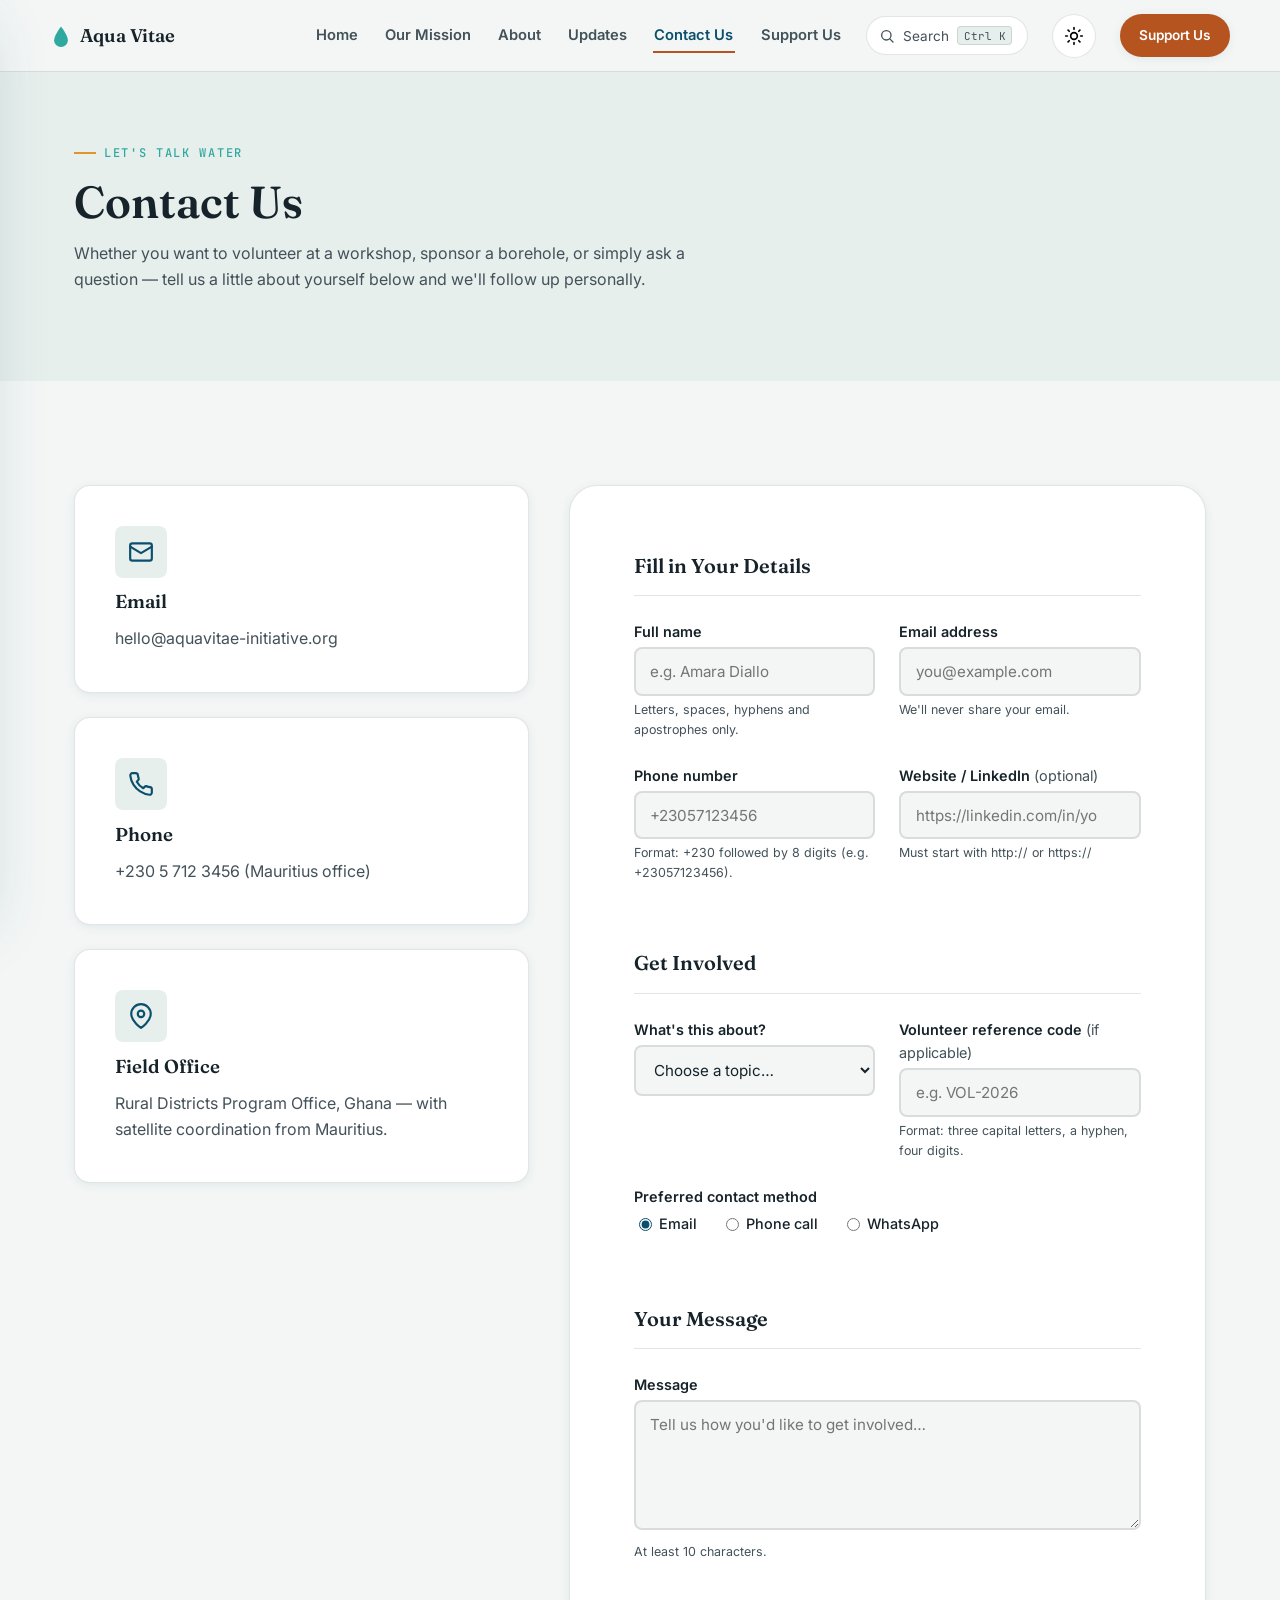
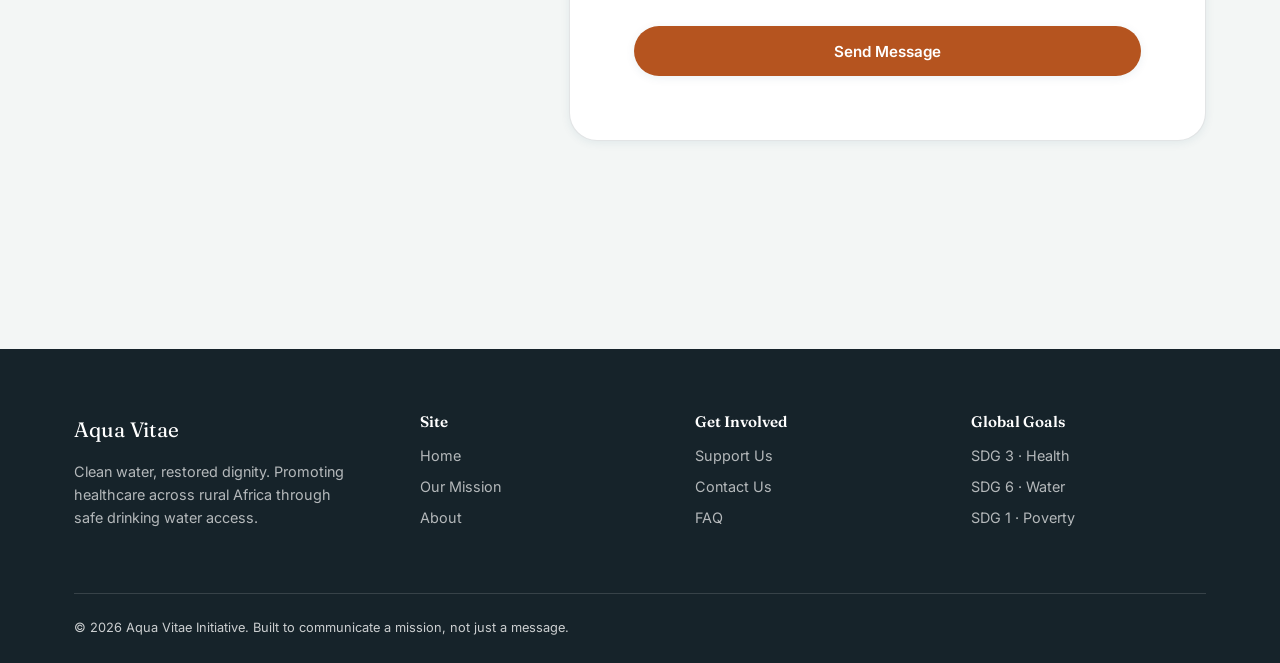
<file: contact.html>
<!DOCTYPE html>
<html lang="en">
<head>
<meta charset="UTF-8">
<meta name="viewport" content="width=device-width, initial-scale=1.0">
<title>Contact Us — Aqua Vitae Initiative</title>
<meta name="description" content="Reach out to the Aqua Vitae Initiative to volunteer, donate, partner, or ask a question about our rural water access programs.">
<link rel="icon" type="image/svg+xml" href="images/favicon.svg">
<link rel="stylesheet" href="css/styles.css">
</head>
<body>

<div class="preloader" role="status" aria-label="Loading Aqua Vitae Initiative">
  <svg class="preloader-drop" viewBox="0 0 64 64" fill="none"><path d="M32 4 C32 4 12 30 12 44 A20 20 0 0 0 52 44 C52 30 32 4 32 4 Z" fill="#fff"/></svg>
  <span class="preloader-word">Aqua Vitae</span>
</div>
<div class="scroll-progress"></div>

<a class="skip-link" href="#main" style="position:absolute;left:-999px;top:0;background:#fff;padding:0.6rem 1rem;z-index:999;">Skip to content</a>

<!--          HEADER / NAV        -->
<header class="site-header">
  <div class="container nav-bar">
    <button class="hamburger" aria-label="Open navigation menu" aria-expanded="false" aria-controls="nav-drawer">
      <span></span><span></span><span></span>
    </button>
    <a href="index.html" class="brand">
      <svg class="drop" viewBox="0 0 64 64" fill="none"><path d="M32 4 C32 4 12 30 12 44 A20 20 0 0 0 52 44 C52 30 32 4 32 4 Z" fill="#2FA8A0"/></svg>
      Aqua Vitae
    </a>
    <div class="nav-spacer"></div>
    <ul class="nav-links">
      <li><a href="index.html">Home</a></li>
      <li><a href="mission.html">Our Mission</a></li>
      <li><a href="about.html">About</a></li>
      <li><a href="updates.html">Updates</a></li>
      <li><a href="contact.html">Contact Us</a></li>
      <li><a href="support.html">Support Us</a></li>
    </ul>
    <button class="search-trigger" type="button" aria-label="Search the site">
      <svg viewBox="0 0 24 24" fill="none" stroke="currentColor" stroke-width="2" stroke-linecap="round"><circle cx="11" cy="11" r="7"></circle><line x1="21" y1="21" x2="16.65" y2="16.65"></line></svg>
      <span class="search-label">Search</span>
      <kbd>Ctrl K</kbd>
    </button>
    <button class="theme-toggle" type="button" aria-label="Toggle dark mode">
      <svg class="icon-sun" viewBox="0 0 24 24" fill="none" stroke="currentColor" stroke-width="2" stroke-linecap="round"><circle cx="12" cy="12" r="4"></circle><path d="M12 2v2M12 20v2M4.9 4.9l1.4 1.4M17.7 17.7l1.4 1.4M2 12h2M20 12h2M4.9 19.1l1.4-1.4M17.7 6.3l1.4-1.4"/></svg>
      <svg class="icon-moon" viewBox="0 0 24 24" fill="none" stroke="currentColor" stroke-width="2" stroke-linecap="round"><path d="M21 12.8A9 9 0 1 1 11.2 3a7 7 0 0 0 9.8 9.8Z"/></svg>
    </button>
    <a href="support.html" class="btn btn-primary btn-sm">Support Us</a>
  </div>
</header>

<div class="scrim"></div>
<nav class="nav-drawer" id="nav-drawer" aria-label="Primary">
  <button class="nav-drawer-close" aria-label="Close navigation menu">&times;</button>
  <span class="drawer-eyebrow">Navigate</span>
  <ul>
    <li><a href="index.html">Home</a></li>
    <li><a href="mission.html">Our Mission</a></li>
    <li><a href="about.html">About</a></li>
    <li><a href="updates.html">Updates</a></li>
    <li><a href="contact.html">Contact Us</a></li>
    <li><a href="support.html">Support Us</a></li>
  </ul>
  <a href="support.html" class="btn btn-primary drawer-cta">Support Us</a>
</nav>

<!-- Search overlay -->
<div class="search-overlay">
  <div class="search-panel">
    <div class="search-field">
      <svg viewBox="0 0 24 24" fill="none" stroke="currentColor" stroke-width="2" stroke-linecap="round"><circle cx="11" cy="11" r="7"></circle><line x1="21" y1="21" x2="16.65" y2="16.65"></line></svg>
      <input type="text" id="search-input" placeholder="Search pages, programs, ways to help…" autocomplete="off">
      <button class="search-close" aria-label="Close search">&times;</button>
    </div>
    <ul id="search-results" class="search-results"></ul>
    <div class="search-hint"><span>Navigate with results</span><span><kbd>Esc</kbd> to close</span></div>
  </div>
</div>

<main id="main">

  <!--           Reach us out -->
  <section class="page-hero" id="top">
    <div class="container">
      <p class="eyebrow">Let's Talk Water</p>
      <h1>Contact Us</h1>
      <p>Whether you want to volunteer at a workshop, sponsor a borehole, or simply ask a question — tell us a little about yourself below and we'll follow up personally.</p>
    </div>
  </section>

  <!--           CONTACT FORM          -->
  <section id="contact-form-section">
    <div class="container">
      <div class="split-grid" style="grid-template-columns: 1fr 1.4fr; align-items:start;">

        <!-- Side info -->
        <div class="reveal">
          <div class="info-card" style="margin-bottom: var(--space-md);">
            <div class="pillar-icon"><svg viewBox="0 0 24 24" fill="none" stroke="currentColor" stroke-width="2" stroke-linecap="round" stroke-linejoin="round"><rect x="2" y="4" width="20" height="16" rx="2"/><path d="m22 7-10 6L2 7"/></svg></div>
            <h3>Email</h3>
            <p style="margin-bottom:0;">hello@aquavitae-initiative.org</p>
          </div>
          <div class="info-card" style="margin-bottom: var(--space-md);">
            <div class="pillar-icon"><svg viewBox="0 0 24 24" fill="none" stroke="currentColor" stroke-width="2" stroke-linecap="round" stroke-linejoin="round"><path d="M22 16.92v3a2 2 0 0 1-2.18 2 19.79 19.79 0 0 1-8.63-3.07 19.5 19.5 0 0 1-6-6 19.79 19.79 0 0 1-3.07-8.67A2 2 0 0 1 4.11 2h3a2 2 0 0 1 2 1.72c.127.96.362 1.903.7 2.81a2 2 0 0 1-.45 2.11L8.09 9.91a16 16 0 0 0 6 6l1.27-1.27a2 2 0 0 1 2.11-.45c.907.338 1.85.573 2.81.7A2 2 0 0 1 22 16.92z"/></svg></div>
            <h3>Phone</h3>
            <p style="margin-bottom:0;">+230 5 712 3456 (Mauritius office)</p>
          </div>
          <div class="info-card">
            <div class="pillar-icon"><svg viewBox="0 0 24 24" fill="none" stroke="currentColor" stroke-width="2" stroke-linecap="round" stroke-linejoin="round"><path d="M21 10c0 7-9 13-9 13s-9-6-9-13a9 9 0 0 1 18 0Z"/><circle cx="12" cy="10" r="3"/></svg></div>
            <h3>Field Office</h3>
            <p style="margin-bottom:0;">Rural Districts Program Office, Ghana — with satellite coordination from Mauritius.</p>
          </div>
        </div>

        <!-- Form -->
        <div class="form-card reveal" style="--i:1">
          <form id="contact-form" novalidate>

            <fieldset>
              <legend> Fill in Your Details</legend>

              <div class="form-grid-2">
                <div class="form-row">
                  <label for="fullname">Full name</label>
                  <input type="text" id="fullname" name="fullname" placeholder="e.g. Amara Diallo"
                         pattern="^[A-Za-z\s'\-]{2,50}$" required autocomplete="name">
                  <svg class="validation-icon icon-valid" viewBox="0 0 24 24" fill="none" stroke-width="2" stroke-linecap="round"><path d="M20 6 9 17l-5-5"/></svg>
                  <svg class="validation-icon icon-invalid" viewBox="0 0 24 24" fill="none" stroke-width="2" stroke-linecap="round"><line x1="18" y1="6" x2="6" y2="18"/><line x1="6" y1="6" x2="18" y2="18"/></svg>
                  <span class="hint">Letters, spaces, hyphens and apostrophes only.</span>
                </div>

                <div class="form-row">
                  <label for="email">Email address</label>
                  <input type="email" id="email" name="email" placeholder="you@example.com" required autocomplete="email">
                  <svg class="validation-icon icon-valid" viewBox="0 0 24 24" fill="none" stroke-width="2" stroke-linecap="round"><path d="M20 6 9 17l-5-5"/></svg>
                  <svg class="validation-icon icon-invalid" viewBox="0 0 24 24" fill="none" stroke-width="2" stroke-linecap="round"><line x1="18" y1="6" x2="6" y2="18"/><line x1="6" y1="6" x2="18" y2="18"/></svg>
                  <span class="hint">We'll never share your email.</span>
                </div>
              </div>

              <div class="form-grid-2">
                <div class="form-row">
                  <label for="phone">Phone number</label>
                  <input type="tel" id="phone" name="phone" placeholder="+23057123456"
                         pattern="^\+230\d{8}$" required autocomplete="tel">
                  <svg class="validation-icon icon-valid" viewBox="0 0 24 24" fill="none" stroke-width="2" stroke-linecap="round"><path d="M20 6 9 17l-5-5"/></svg>
                  <svg class="validation-icon icon-invalid" viewBox="0 0 24 24" fill="none" stroke-width="2" stroke-linecap="round"><line x1="18" y1="6" x2="6" y2="18"/><line x1="6" y1="6" x2="18" y2="18"/></svg>
                  <span class="hint">Format: +230 followed by 8 digits (e.g. +23057123456).</span>
                </div>

                <div class="form-row">
                  <label for="website">Website / LinkedIn <span style="font-weight:400;color:var(--color-ink-soft);">(optional)</span></label>
                  <input type="url" id="website" name="website" placeholder="https://linkedin.com/in/yourname">
                  <svg class="validation-icon icon-valid" viewBox="0 0 24 24" fill="none" stroke-width="2" stroke-linecap="round"><path d="M20 6 9 17l-5-5"/></svg>
                  <svg class="validation-icon icon-invalid" viewBox="0 0 24 24" fill="none" stroke-width="2" stroke-linecap="round"><line x1="18" y1="6" x2="6" y2="18"/><line x1="6" y1="6" x2="18" y2="18"/></svg>
                  <span class="hint">Must start with http:// or https://</span>
                </div>
              </div>
            </fieldset>

            <fieldset>
              <legend>Get Involved</legend>

              <div class="form-grid-2">
                <div class="form-row">
                  <label for="topic">What's this about?</label>
                  <select id="topic" name="topic" required>
                    <option value="" disabled selected>Choose a topic…</option>
                    <option value="volunteer">Volunteering at a workshop</option>
                    <option value="donate">Donating treatment kits</option>
                    <option value="borehole">Sponsoring a borehole</option>
                    <option value="partnership">NGO / institutional partnership</option>
                    <option value="general">General enquiry</option>
                  </select>
                  <svg class="validation-icon icon-valid" viewBox="0 0 24 24" fill="none" stroke-width="2" stroke-linecap="round"><path d="M20 6 9 17l-5-5"/></svg>
                  <svg class="validation-icon icon-invalid" viewBox="0 0 24 24" fill="none" stroke-width="2" stroke-linecap="round"><line x1="18" y1="6" x2="6" y2="18"/><line x1="6" y1="6" x2="18" y2="18"/></svg>
                </div>

                <div class="form-row">
                  <label for="refcode">Volunteer reference code <span style="font-weight:400;color:var(--color-ink-soft);">(if applicable)</span></label>
                  <input type="text" id="refcode" name="refcode" placeholder="e.g. VOL-2026"
                         pattern="^[A-Z]{3}-\d{4}$">
                  <svg class="validation-icon icon-valid" viewBox="0 0 24 24" fill="none" stroke-width="2" stroke-linecap="round"><path d="M20 6 9 17l-5-5"/></svg>
                  <svg class="validation-icon icon-invalid" viewBox="0 0 24 24" fill="none" stroke-width="2" stroke-linecap="round"><line x1="18" y1="6" x2="6" y2="18"/><line x1="6" y1="6" x2="18" y2="18"/></svg>
                  <span class="hint">Format: three capital letters, a hyphen, four digits.</span>
                </div>
              </div>

              <div class="form-row">
                <label>Preferred contact method</label>
                <div class="radio-group">
                  <label class="radio-option"><input type="radio" name="preferred-contact" value="email" checked> Email</label>
                  <label class="radio-option"><input type="radio" name="preferred-contact" value="phone"> Phone call</label>
                  <label class="radio-option"><input type="radio" name="preferred-contact" value="whatsapp"> WhatsApp</label>
                </div>
              </div>
            </fieldset>

            <fieldset>
              <legend>Your Message</legend>
              <div class="form-row">
                <label for="message">Message</label>
                <textarea id="message" name="message" placeholder="Tell us how you'd like to get involved…" minlength="10" required></textarea>
                <svg class="validation-icon icon-valid" viewBox="0 0 24 24" fill="none" stroke-width="2" stroke-linecap="round"><path d="M20 6 9 17l-5-5"/></svg>
                <svg class="validation-icon icon-invalid" viewBox="0 0 24 24" fill="none" stroke-width="2" stroke-linecap="round"><line x1="18" y1="6" x2="6" y2="18"/><line x1="6" y1="6" x2="18" y2="18"/></svg>
                <span class="hint">At least 10 characters.</span>
              </div>
            </fieldset>

            <button type="submit" class="btn btn-primary btn-block">Send Message</button>
          </form>
        </div>

      </div>
    </div>
  </section>

</main>

<!-- Toast notification -->
<div class="toast" role="status" aria-live="polite">
  <svg viewBox="0 0 24 24" fill="none" stroke-width="2" stroke-linecap="round" stroke-linejoin="round"><circle cx="12" cy="12" r="10"></circle><path d="M8 12l3 3 5-6"></path></svg>
  <div><h4></h4><p></p></div>
</div>

<!-- ===================== FOOTER ===================== -->
<footer class="site-footer">
  <div class="container">
    <div class="footer-grid">
      <div>
        <div class="footer-brand">Aqua Vitae</div>
        <p style="color:rgba(255,255,255,0.68); font-size:0.9rem; max-width:32ch;">Clean water, restored dignity. Promoting healthcare across rural Africa through safe drinking water access.</p>
      </div>
      <div>
        <h4>Site</h4>
        <a href="index.html">Home</a>
        <a href="mission.html">Our Mission</a>
        <a href="about.html">About</a>
      </div>
      <div>
        <h4>Get Involved</h4>
        <a href="support.html">Support Us</a>
        <a href="contact.html">Contact Us</a>
        <a href="support.html#faq">FAQ</a>
      </div>
      <div>
        <h4>Global Goals</h4>
        <a href="mission.html#why">SDG 3 · Health</a>
        <a href="mission.html#why">SDG 6 · Water</a>
        <a href="mission.html#why">SDG 1 · Poverty</a>
      </div>
    </div>
    <div class="footer-bottom">
      <span>&copy; 2026 Aqua Vitae Initiative. Built to communicate a mission, not just a message.</span>
      <span></span>
    </div>
  </div>
</footer>

<button class="back-to-top" aria-label="Back to top">
  <svg viewBox="0 0 24 24" fill="none" stroke="currentColor" stroke-width="2" stroke-linecap="round" stroke-linejoin="round"><line x1="12" y1="19" x2="12" y2="5"></line><polyline points="5 12 12 5 19 12"></polyline></svg>
</button>

<script src="js/main.js"></script>
</body>
</html>
</file>
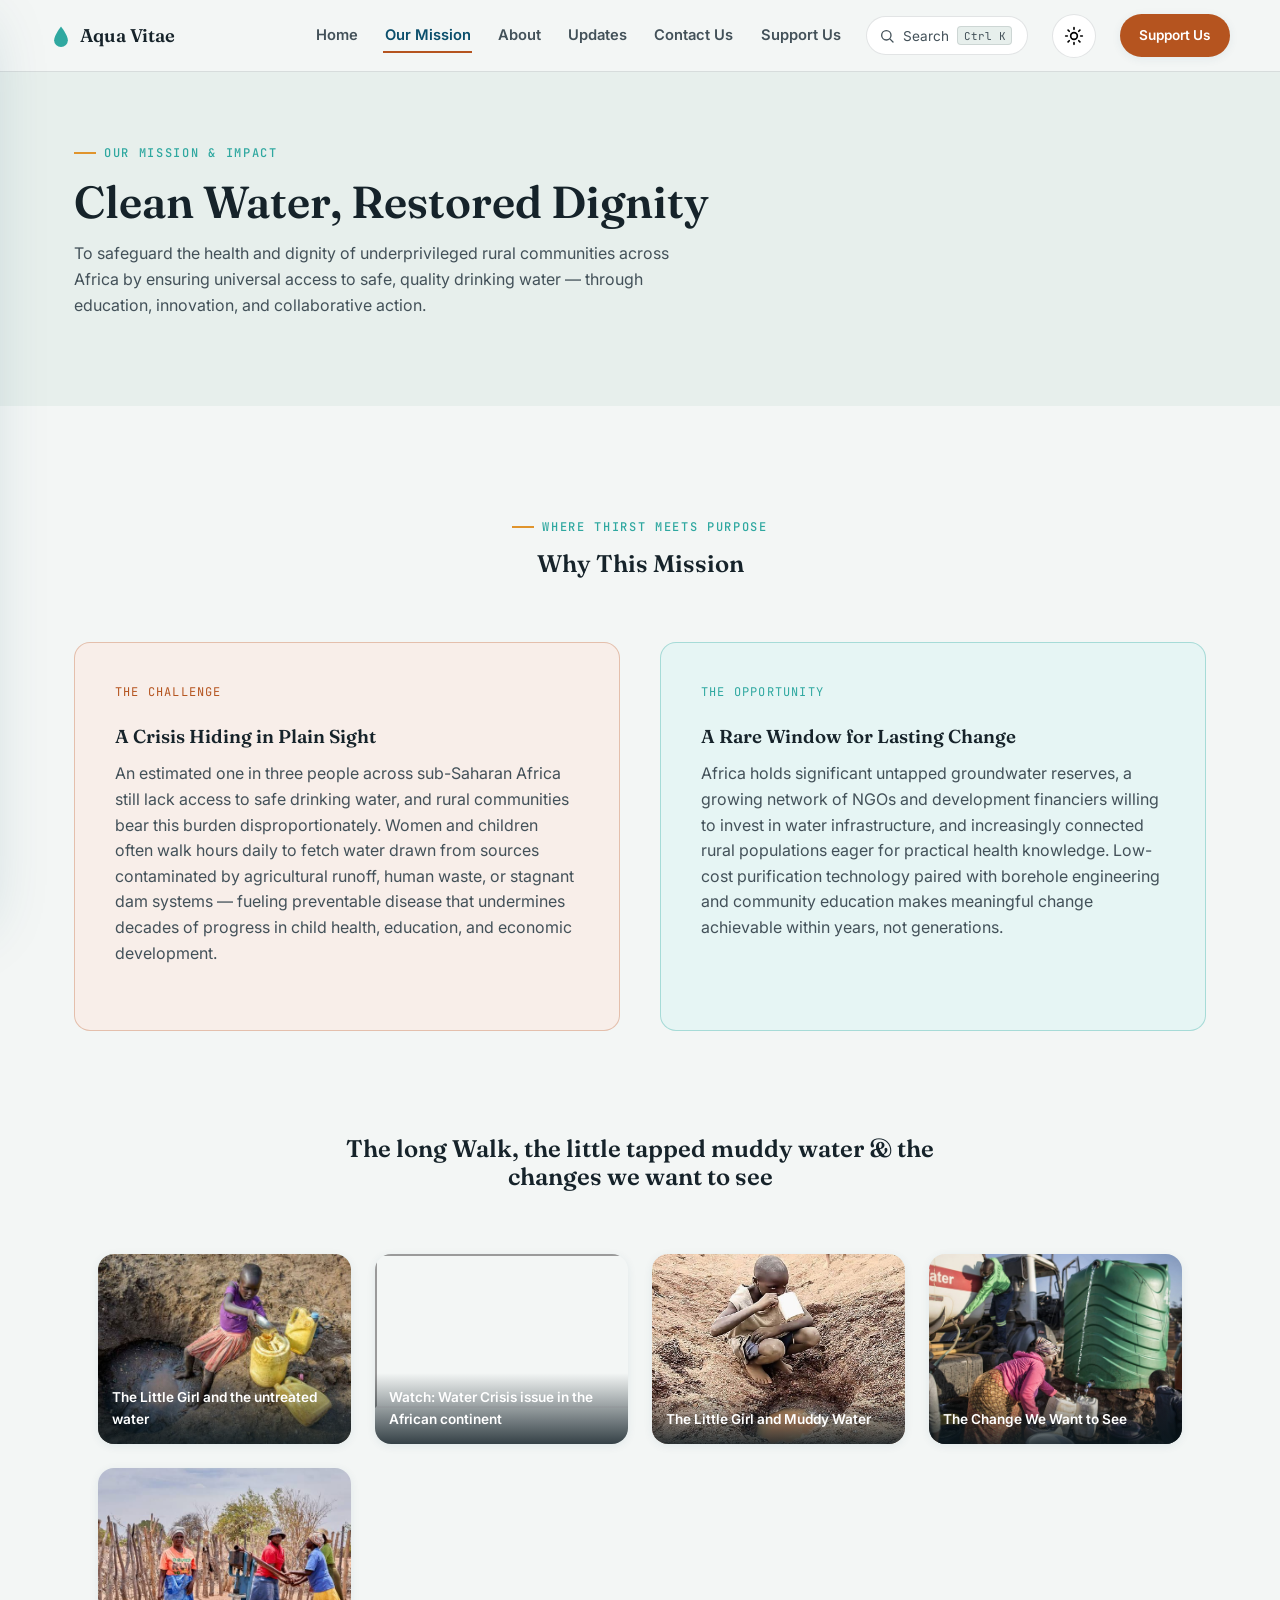
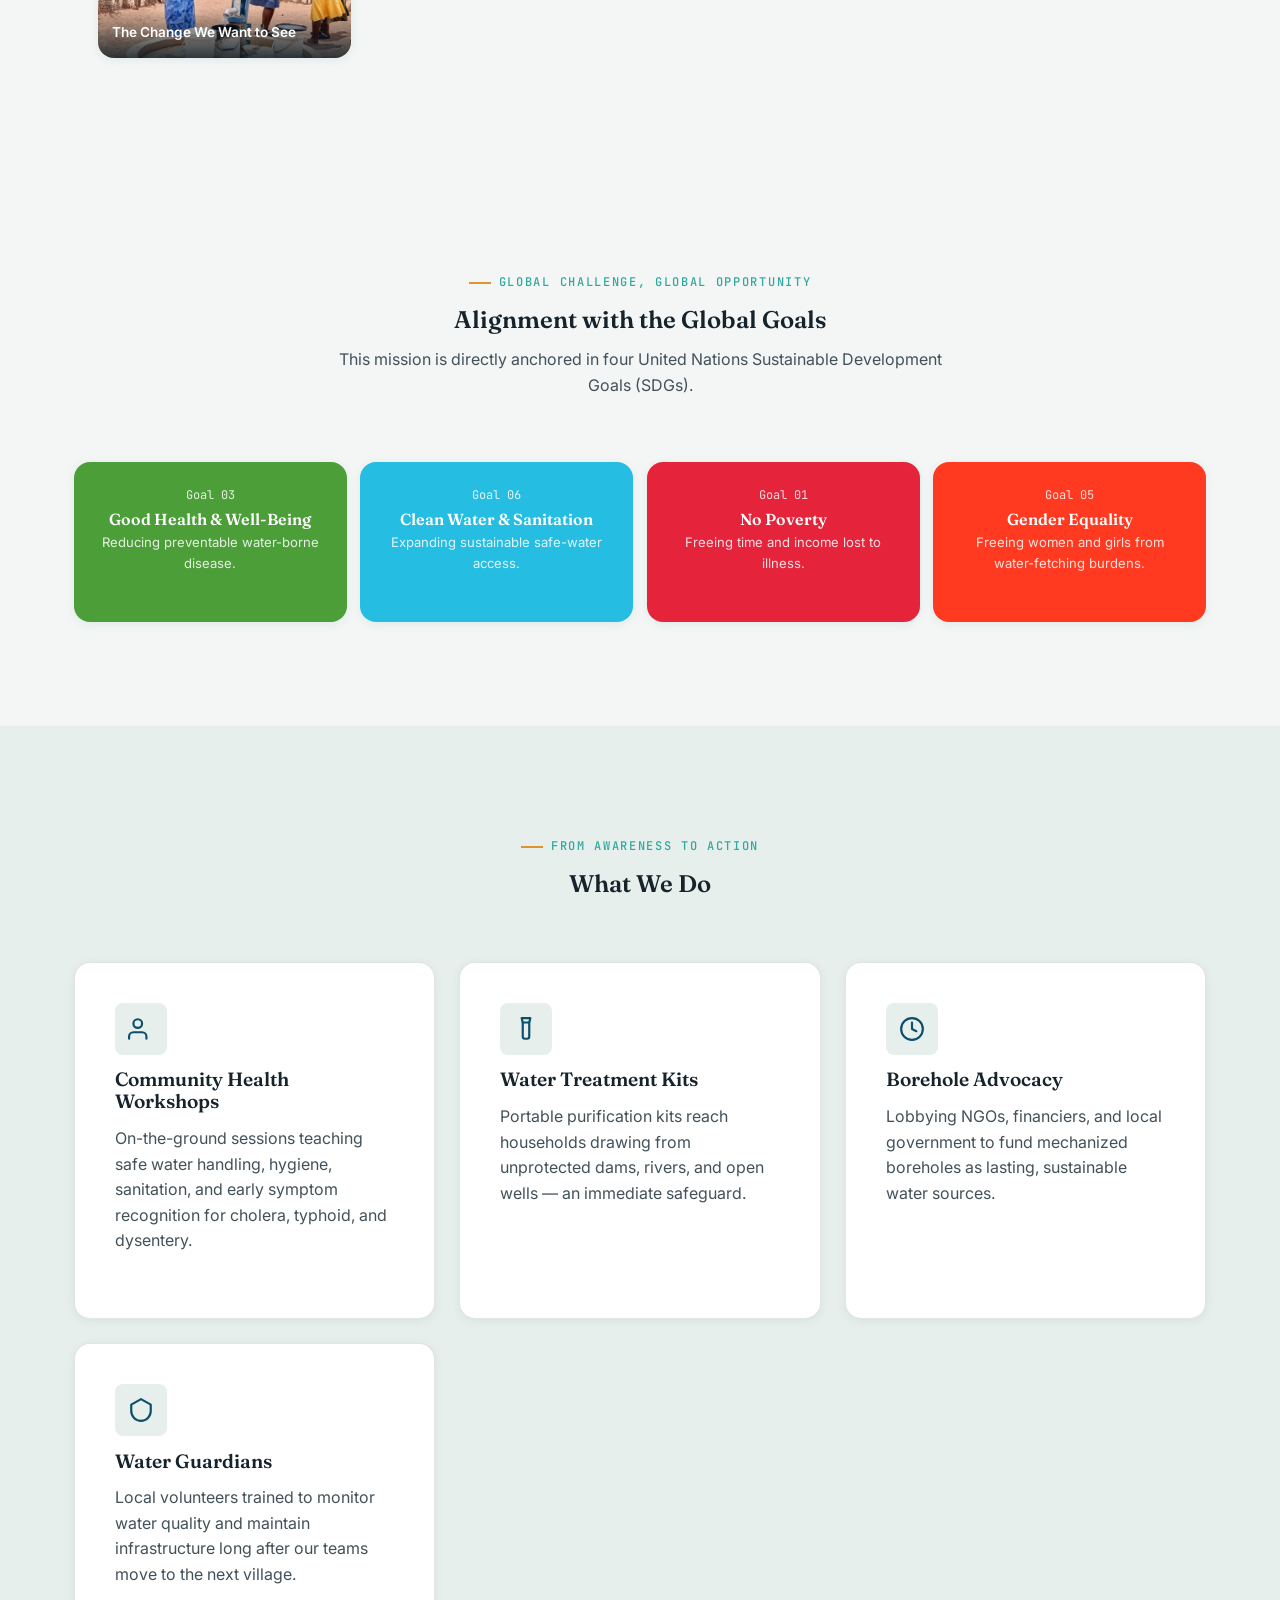
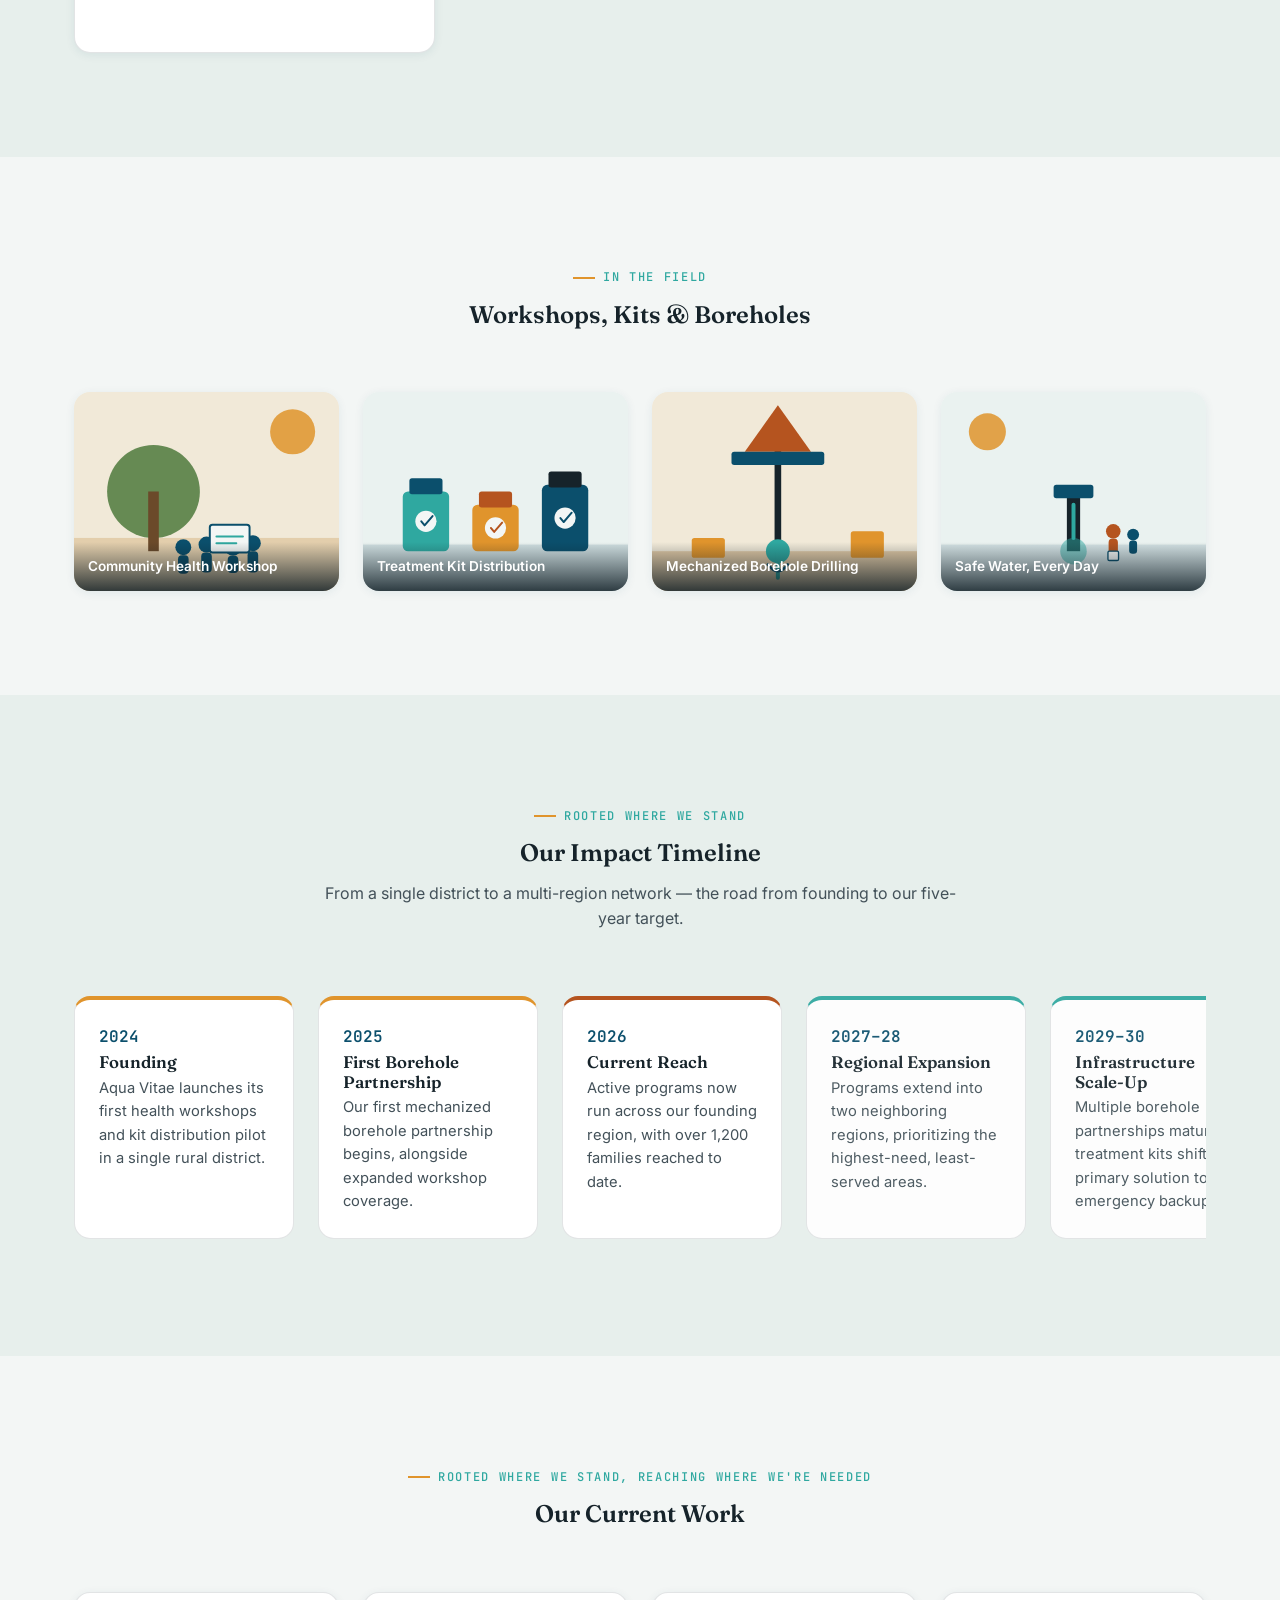
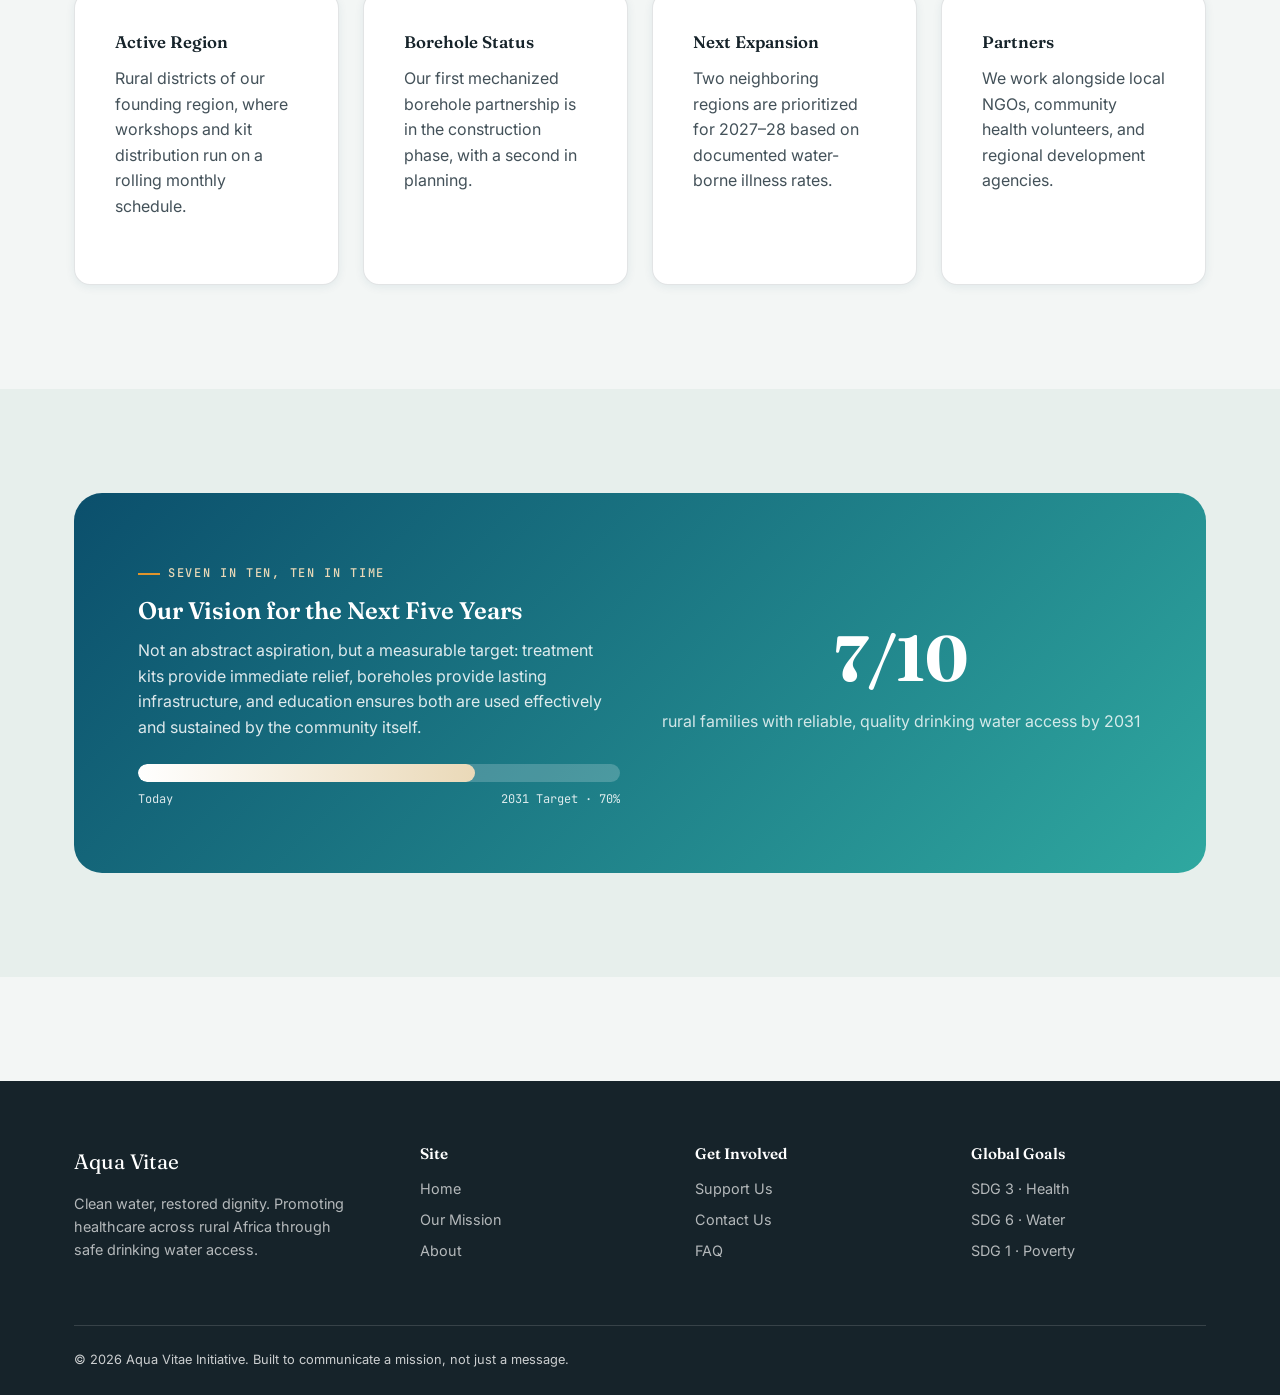
<file: mission.html>
<!DOCTYPE html>
<html lang="en">
<head>
<meta charset="UTF-8">
<meta name="viewport" content="width=device-width, initial-scale=1.0">
<title>Our Mission &amp; Impact — Aqua Vitae Initiative</title>
<meta name="description" content="Explore the Aqua Vitae Initiative's mission, the challenge and opportunity behind it, our impact timeline, and our five-year vision for rural water access in Africa.">
<link rel="icon" type="image/svg+xml" href="images/favicon.svg">
<link rel="stylesheet" href="css/styles.css">
</head>
<body>

<div class="preloader" role="status" aria-label="Loading Aqua Vitae Initiative">
  <svg class="preloader-drop" viewBox="0 0 64 64" fill="none"><path d="M32 4 C32 4 12 30 12 44 A20 20 0 0 0 52 44 C52 30 32 4 32 4 Z" fill="#fff"/></svg>
  <span class="preloader-word">Aqua Vitae</span>
</div>
<div class="scroll-progress"></div>

<header class="site-header">
  <div class="container nav-bar">
    <button class="hamburger" aria-label="Open navigation menu" aria-expanded="false" aria-controls="nav-drawer">
      <span></span><span></span><span></span>
    </button>
    <a href="index.html" class="brand">
      <svg class="drop" viewBox="0 0 64 64" fill="none"><path d="M32 4 C32 4 12 30 12 44 A20 20 0 0 0 52 44 C52 30 32 4 32 4 Z" fill="#2FA8A0"/></svg>
      Aqua Vitae
    </a>
    <div class="nav-spacer"></div>
    <ul class="nav-links">
      <li><a href="index.html">Home</a></li>
      <li><a href="mission.html">Our Mission</a></li>
      <li><a href="about.html">About</a></li>
      <li><a href="updates.html">Updates</a></li>
      <li><a href="contact.html">Contact Us</a></li>
      <li><a href="support.html">Support Us</a></li>
    </ul>
    <button class="search-trigger" type="button" aria-label="Search the site">
      <svg viewBox="0 0 24 24" fill="none" stroke="currentColor" stroke-width="2" stroke-linecap="round"><circle cx="11" cy="11" r="7"></circle><line x1="21" y1="21" x2="16.65" y2="16.65"></line></svg>
      <span class="search-label">Search</span>
      <kbd>Ctrl K</kbd>
    </button>
    <button class="theme-toggle" type="button" aria-label="Toggle dark mode">
      <svg class="icon-sun" viewBox="0 0 24 24" fill="none" stroke="currentColor" stroke-width="2" stroke-linecap="round"><circle cx="12" cy="12" r="4"></circle><path d="M12 2v2M12 20v2M4.9 4.9l1.4 1.4M17.7 17.7l1.4 1.4M2 12h2M20 12h2M4.9 19.1l1.4-1.4M17.7 6.3l1.4-1.4"/></svg>
      <svg class="icon-moon" viewBox="0 0 24 24" fill="none" stroke="currentColor" stroke-width="2" stroke-linecap="round"><path d="M21 12.8A9 9 0 1 1 11.2 3a7 7 0 0 0 9.8 9.8Z"/></svg>
    </button>
    <a href="support.html" class="btn btn-primary btn-sm">Support Us</a>
  </div>
</header>

<div class="scrim"></div>
<nav class="nav-drawer" id="nav-drawer" aria-label="Primary">
  <button class="nav-drawer-close" aria-label="Close navigation menu">&times;</button>
  <span class="drawer-eyebrow">Navigate</span>
<ul>
  <li><a href="index.html">Home</a></li>
  <li><a href="mission.html">Our Mission</a></li>
  <li><a href="about.html">About</a></li>
  <li><a href="updates.html">Updates</a></li>
  <li><a href="contact.html">Contact Us</a></li>
  <li><a href="support.html">Support Us</a></li>
</ul>
  <a href="support.html" class="btn btn-primary drawer-cta">Support Us</a>
</nav>

<div class="search-overlay">
  <div class="search-panel">
    <div class="search-field">
      <svg viewBox="0 0 24 24" fill="none" stroke="currentColor" stroke-width="2" stroke-linecap="round"><circle cx="11" cy="11" r="7"></circle><line x1="21" y1="21" x2="16.65" y2="16.65"></line></svg>
      <input type="text" id="search-input" placeholder="Search pages, programs, ways to help…" autocomplete="off">
      <button class="search-close" aria-label="Close search">&times;</button>
    </div>
    <ul id="search-results" class="search-results"></ul>
    <div class="search-hint"><span>Navigate with results</span><span><kbd>Esc</kbd> to close</span></div>
  </div>
</div>

<main id="main">

  <section class="page-hero" id="top">
    <div class="container">
      <p class="eyebrow">Our Mission &amp; Impact</p>
      <h1>Clean Water, Restored Dignity</h1>
      <p>To safeguard the health and dignity of underprivileged rural communities across Africa by ensuring universal access to safe, quality drinking water — through education, innovation, and collaborative action.</p>
    </div>
  </section>

  <!--         CHALLENGE / OPPORTUNITY        -->
  <section id="why">
    <div class="container">
      <div class="section-header center reveal">
        <p class="eyebrow">Where Thirst Meets Purpose</p>
        <h2>Why This Mission</h2>
      </div>
      <div class="split-grid">
        <div class="split-panel challenge reveal">
          <p class="kicker">The Challenge</p>
          <h3>A Crisis Hiding in Plain Sight</h3>
          <p>An estimated one in three people across sub-Saharan Africa still lack access to safe drinking water, and rural communities bear this burden disproportionately. Women and children often walk hours daily to fetch water drawn from sources contaminated by agricultural runoff, human waste, or stagnant dam systems — fueling preventable disease that undermines decades of progress in child health, education, and economic development.</p>
        </div>
        <div class="split-panel opportunity reveal" style="--i:1">
          <p class="kicker">The Opportunity</p>
          <h3>A Rare Window for Lasting Change</h3>
          <p>Africa holds significant untapped groundwater reserves, a growing network of NGOs and development financiers willing to invest in water infrastructure, and increasingly connected rural populations eager for practical health knowledge. Low-cost purification technology paired with borehole engineering and community education makes meaningful change achievable within years, not generations.</p>
        </div>
      </div>

   <!-- Inserted the mission backup contents-->
   <section id="gallery">
    <div class="container">
      <div class="section-header center reveal">
        <h2>The long Walk, the little tapped muddy water &amp; the changes we want to see </h2>
      </div>
      <div class="gallery-grid">
        <div class="gallery-item reveal">
          <img src="images/dirty.jpg" alt="A little helpless girl drinking untreated water from barely dried well" loading="lazy">
          <span class="gallery-caption">The Little Girl and the untreated water</span>
        </div>
        <div class="gallery-item reveal" style="--i:4">
          <iframe
            src="https://www.youtube.com/embed/cRTk7aSbyd0"
            title="Field footage from a community health workshop"
            loading="lazy"
            allow="accelerometer; autoplay; clipboard-write; encrypted-media; gyroscope; picture-in-picture; web-share"
            referrerpolicy="strict-origin-when-cross-origin"
            allowfullscreen>
          </iframe>
          <span class="gallery-caption" >Watch: Water Crisis issue in the African continent</span>
        </div>

        <div class="gallery-item reveal" style="--i:1">
          <img src="images/Littlemuddy.jpg" alt="A little girl drawing muddy water from a well" loading="lazy">
          <span class="gallery-caption">The Little Girl and Muddy Water</span>
        </div>
       
        <div class="gallery-item reveal" style="--i:2">
          <img src="images/changeWewantToSee.jpg  " alt="A water tanker offloading water for community use" loading="lazy">
          <span class="gallery-caption">The Change We Want to See</span>
        </div>
         <div class="gallery-item reveal" style="--i:2">
          <img src="images/borehole.jpg  " alt="A group of community women fetching water from a mechanized borehole" loading="lazy">
          <span class="gallery-caption">The Change We Want to See</span>
        </div>
        
      </div>
    </div>
  </section>
    

      <div class="section-header center reveal" style="margin-top: var(--space-2xl);">
        <p class="eyebrow">Global Challenge, Global Opportunity</p>
        <h2>Alignment with the Global Goals</h2>
        <p>This mission is directly anchored in four United Nations Sustainable Development Goals (SDGs).</p>
      </div>
      <div class="sdg-grid">
        <div class="sdg-badge sdg-3 reveal"><div class="sdg-num">Goal 03</div><h4>Good Health &amp; Well-Being</h4><p style="color:rgba(255,255,255,0.85); font-size:0.82rem; margin-top:4px;">Reducing preventable water-borne disease.</p></div>
        <div class="sdg-badge sdg-6 reveal" style="--i:1"><div class="sdg-num">Goal 06</div><h4>Clean Water &amp; Sanitation</h4><p style="color:rgba(255,255,255,0.85); font-size:0.82rem; margin-top:4px;">Expanding sustainable safe-water access.</p></div>
        <div class="sdg-badge sdg-1 reveal" style="--i:2"><div class="sdg-num">Goal 01</div><h4>No Poverty</h4><p style="color:rgba(255,255,255,0.85); font-size:0.82rem; margin-top:4px;">Freeing time and income lost to illness.</p></div>
        <div class="sdg-badge sdg-5 reveal" style="--i:3"><div class="sdg-num">Goal 05</div><h4>Gender Equality</h4><p style="color:rgba(255,255,255,0.85); font-size:0.82rem; margin-top:4px;">Freeing women and girls from water-fetching burdens.</p></div>
      </div>
    </div>
  </section>

  <!--           What we do into details           -->
  <section class="section-alt" id="what-we-do">
    <div class="container">
      <div class="section-header center reveal">
        <p class="eyebrow">From Awareness to Action</p>
        <h2>What We Do</h2>
      </div>
      <div class="pillar-grid">
        <article class="pillar-card reveal">
          <div class="pillar-icon"><svg viewBox="0 0 24 24" fill="none" stroke="currentColor" stroke-width="2" stroke-linecap="round" stroke-linejoin="round"><path d="M17 21v-2a4 4 0 0 0-4-4H5a4 4 0 0 0-4 4v2"/><circle cx="9" cy="7" r="4"/></svg></div>
          <h3>Community Health Workshops</h3>
          <p>On-the-ground sessions teaching safe water handling, hygiene, sanitation, and early symptom recognition for cholera, typhoid, and dysentery.</p>
        </article>
        <article class="pillar-card reveal" style="--i:1">
          <div class="pillar-icon"><svg viewBox="0 0 24 24" fill="none" stroke="currentColor" stroke-width="2" stroke-linecap="round" stroke-linejoin="round"><path d="M8 2h8l-1 4H9L8 2Z"/><path d="M9 6v13a2 2 0 0 0 2 2h2a2 2 0 0 0 2-2V6"/></svg></div>
          <h3>Water Treatment Kits</h3>
          <p>Portable purification kits reach households drawing from unprotected dams, rivers, and open wells — an immediate safeguard.</p>
        </article>
        <article class="pillar-card reveal" style="--i:2">
          <div class="pillar-icon"><svg viewBox="0 0 24 24" fill="none" stroke="currentColor" stroke-width="2" stroke-linecap="round" stroke-linejoin="round"><circle cx="12" cy="12" r="10"/><path d="M12 6v6l4 2"/></svg></div>
          <h3>Borehole Advocacy</h3>
          <p>Lobbying NGOs, financiers, and local government to fund mechanized boreholes as lasting, sustainable water sources.</p>
        </article>
        <article class="pillar-card reveal" style="--i:3">
          <div class="pillar-icon"><svg viewBox="0 0 24 24" fill="none" stroke="currentColor" stroke-width="2" stroke-linecap="round" stroke-linejoin="round"><path d="M12 2 3 7v6c0 5 4 9 9 9s9-4 9-9V7l-9-5Z"/></svg></div>
          <h3>Water Guardians</h3>
          <p>Local volunteers trained to monitor water quality and maintain infrastructure long after our teams move to the next village.</p>
        </article>
      </div>
    </div>
  </section>

  <!--                   Resource GALLERY          -->
  <section id="gallery">
    <div class="container">
      <div class="section-header center reveal">
        <p class="eyebrow">In the Field</p>
        <h2>Workshops, Kits &amp; Boreholes</h2>
      </div>
      <div class="gallery-grid">
        <div class="gallery-item reveal">
          <img src="images/gallery-workshop.svg" alt="A community health workshop taking place under a shade tree" loading="lazy">
          <span class="gallery-caption">Community Health Workshop</span>
        </div>
        <div class="gallery-item reveal" style="--i:1">
          <img src="images/gallery-kits.svg" alt="Water treatment kits packed and ready for household distribution" loading="lazy">
          <span class="gallery-caption">Treatment Kit Distribution</span>
        </div>
        <div class="gallery-item reveal" style="--i:2">
          <img src="images/gallery-borehole.svg" alt="A mechanized borehole rig drilling for groundwater" loading="lazy">
          <span class="gallery-caption">Mechanized Borehole Drilling</span>
        </div>
        <div class="gallery-item reveal" style="--i:3">
          <img src="images/gallery-village.svg" alt="A family collecting clean water at a village pump" loading="lazy">
          <span class="gallery-caption">Safe Water, Every Day</span>
        </div>
      </div>
    </div>
  </section>

  <!--           IMPACT TIMELINE            -->
  <section class="section-alt" id="timeline">
    <div class="container">
      <div class="section-header center reveal">
        <p class="eyebrow">Rooted Where We Stand</p>
        <h2>Our Impact Timeline</h2>
        <p>From a single district to a multi-region network — the road from founding to our five-year target.</p>
      </div>
      <div class="timeline reveal">
        <div class="timeline-item">
          <div class="timeline-year">2024</div>
          <h4>Founding</h4>
          <p>Aqua Vitae launches its first health workshops and kit distribution pilot in a single rural district.</p>
        </div>
        <div class="timeline-item">
          <div class="timeline-year">2025</div>
          <h4>First Borehole Partnership</h4>
          <p>Our first mechanized borehole partnership begins, alongside expanded workshop coverage.</p>
        </div>
        <div class="timeline-item is-current">
          <div class="timeline-year">2026</div>
          <h4>Current Reach</h4>
          <p>Active programs now run across our founding region, with over 1,200 families reached to date.</p>
        </div>
        <div class="timeline-item is-future">
          <div class="timeline-year">2027–28</div>
          <h4>Regional Expansion</h4>
          <p>Programs extend into two neighboring regions, prioritizing the highest-need, least-served areas.</p>
        </div>
        <div class="timeline-item is-future">
          <div class="timeline-year">2029–30</div>
          <h4>Infrastructure Scale-Up</h4>
          <p>Multiple borehole partnerships mature; treatment kits shift from primary solution to emergency backup.</p>
        </div>
        <div class="timeline-item is-future">
          <div class="timeline-year">2031</div>
          <h4>Five-Year Target</h4>
          <p>7 in 10 families across our served rural communities have reliable access to quality drinking water.</p>
        </div>
      </div>
    </div>
  </section>

  <!-- Our  CURRENT WORK -->
  <section id="current-work">
    <div class="container">
      <div class="section-header center reveal">
        <p class="eyebrow">Rooted Where We Stand, Reaching Where We're Needed</p>
        <h2>Our Current Work</h2>
      </div>
      <div class="impact-grid">
        <div class="info-card reveal">
          <h3 style="font-size:1.05rem;">Active Region</h3>
          <p>Rural districts of our founding region, where workshops and kit distribution run on a rolling monthly schedule.</p>
        </div>
        <div class="info-card reveal" style="--i:1">
          <h3 style="font-size:1.05rem;">Borehole Status</h3>
          <p>Our first mechanized borehole partnership is in the construction phase, with a second in planning.</p>
        </div>
        <div class="info-card reveal" style="--i:2">
          <h3 style="font-size:1.05rem;">Next Expansion</h3>
          <p>Two neighboring regions are prioritized for 2027–28 based on documented water-borne illness rates.</p>
        </div>
        <div class="info-card reveal" style="--i:3">
          <h3 style="font-size:1.05rem;">Partners</h3>
          <p>We work alongside local NGOs, community health volunteers, and regional development agencies.</p>
        </div>
      </div>
    </div>
  </section>

  <!--         Our VISION          -->
  <section class="section-alt" id="vision">
    <div class="container">
      <div class="vision-panel reveal">
        <div>
          <p class="eyebrow" style="color:#EAD9B8;">Seven in Ten, Ten in Time</p>
          <h2>Our Vision for the Next Five Years</h2>
          <p style="color:rgba(255,255,255,0.86)">Not an abstract aspiration, but a measurable target: treatment kits provide immediate relief, boreholes provide lasting infrastructure, and education ensures both are used effectively and sustained by the community itself.</p>
          <div class="progress-bar-track"><div class="progress-bar-fill" style="--target:70%"></div></div>
          <div class="progress-caption"><span>Today</span><span>2031 Target · 70%</span></div>
        </div>
        <div class="vision-figure">
          <div class="big">7/10</div>
          <p style="color:rgba(255,255,255,0.8)">rural families with reliable, quality drinking water access by 2031</p>
        </div>
      </div>
    </div>
  </section>

</main>

<footer class="site-footer">
  <div class="container">
    <div class="footer-grid">
      <div>
        <div class="footer-brand">Aqua Vitae</div>
        <p style="color:rgba(255,255,255,0.68); font-size:0.9rem; max-width:32ch;">Clean water, restored dignity. Promoting healthcare across rural Africa through safe drinking water access.</p>
      </div>
      <div>
        <h4>Site</h4>
        <a href="index.html">Home</a>
        <a href="mission.html">Our Mission</a>
        <a href="about.html">About</a>
      </div>
      <div>
        <h4>Get Involved</h4>
        <a href="support.html">Support Us</a>
        <a href="contact.html">Contact Us</a>
        <a href="support.html#faq">FAQ</a>
      </div>
      <div>
        <h4>Global Goals</h4>
        <a href="mission.html#why">SDG 3 · Health</a>
        <a href="mission.html#why">SDG 6 · Water</a>
        <a href="mission.html#why">SDG 1 · Poverty</a>
      </div>
    </div>
    <div class="footer-bottom">
      <span>&copy; 2026 Aqua Vitae Initiative. Built to communicate a mission, not just a message.</span>
      <span></span>
    </div>
  </div>
</footer>

<button class="back-to-top" aria-label="Back to top">
  <svg viewBox="0 0 24 24" fill="none" stroke="currentColor" stroke-width="2" stroke-linecap="round" stroke-linejoin="round"><line x1="12" y1="19" x2="12" y2="5"></line><polyline points="5 12 12 5 19 12"></polyline></svg>
</button>

<script src="js/main.js"></script>
</body>
</html>
</file>
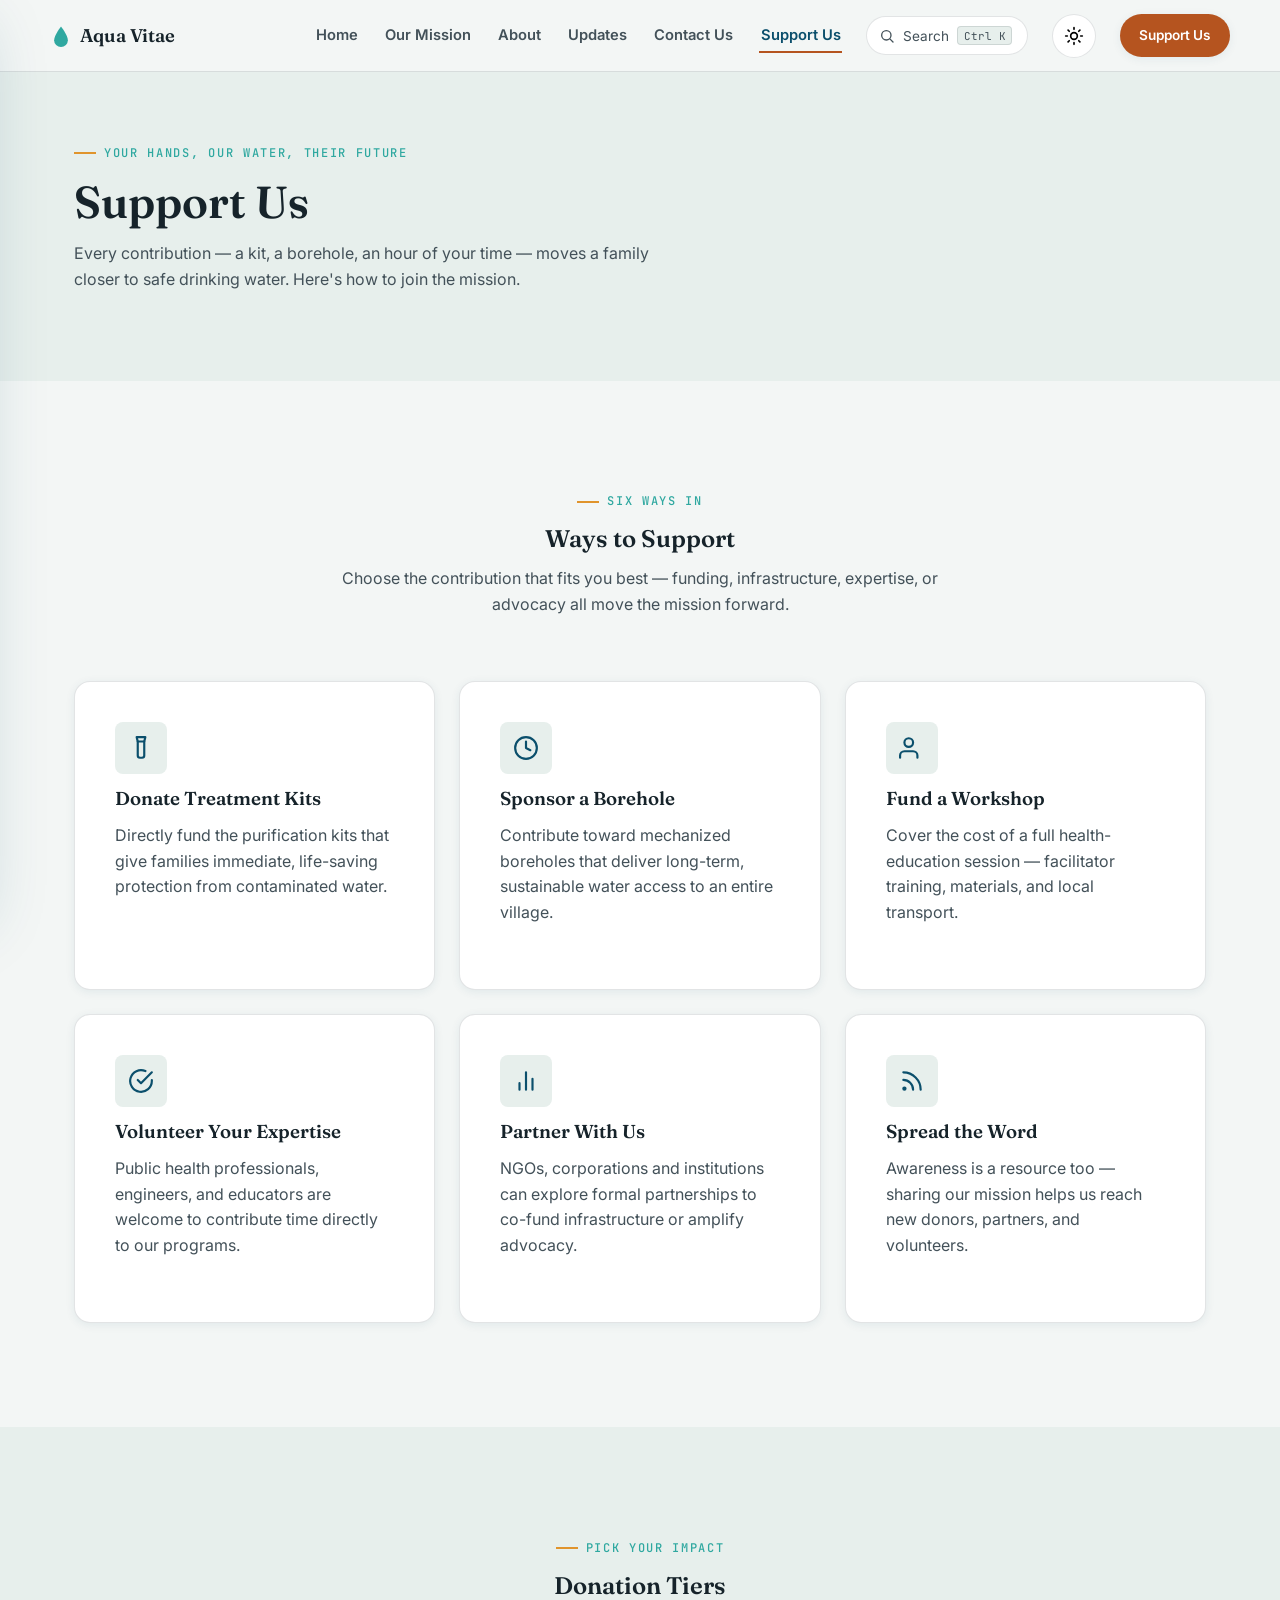
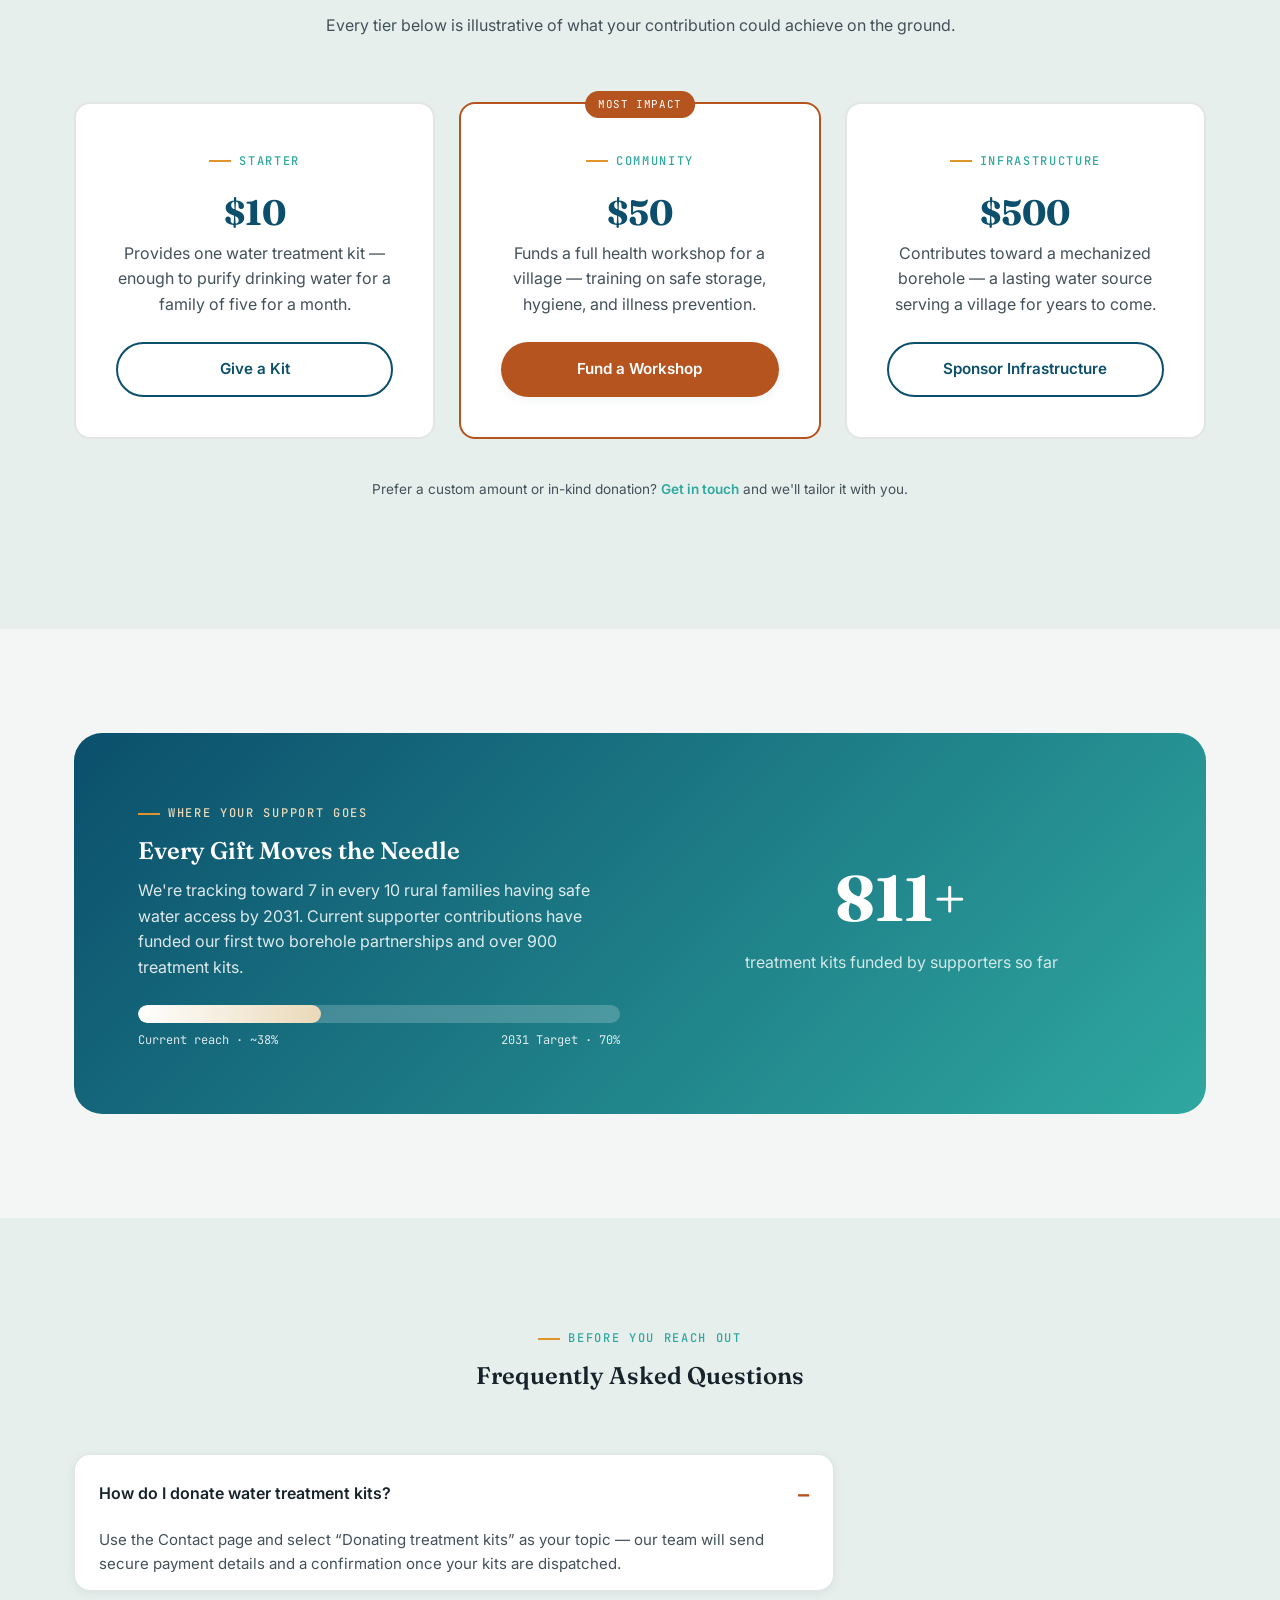
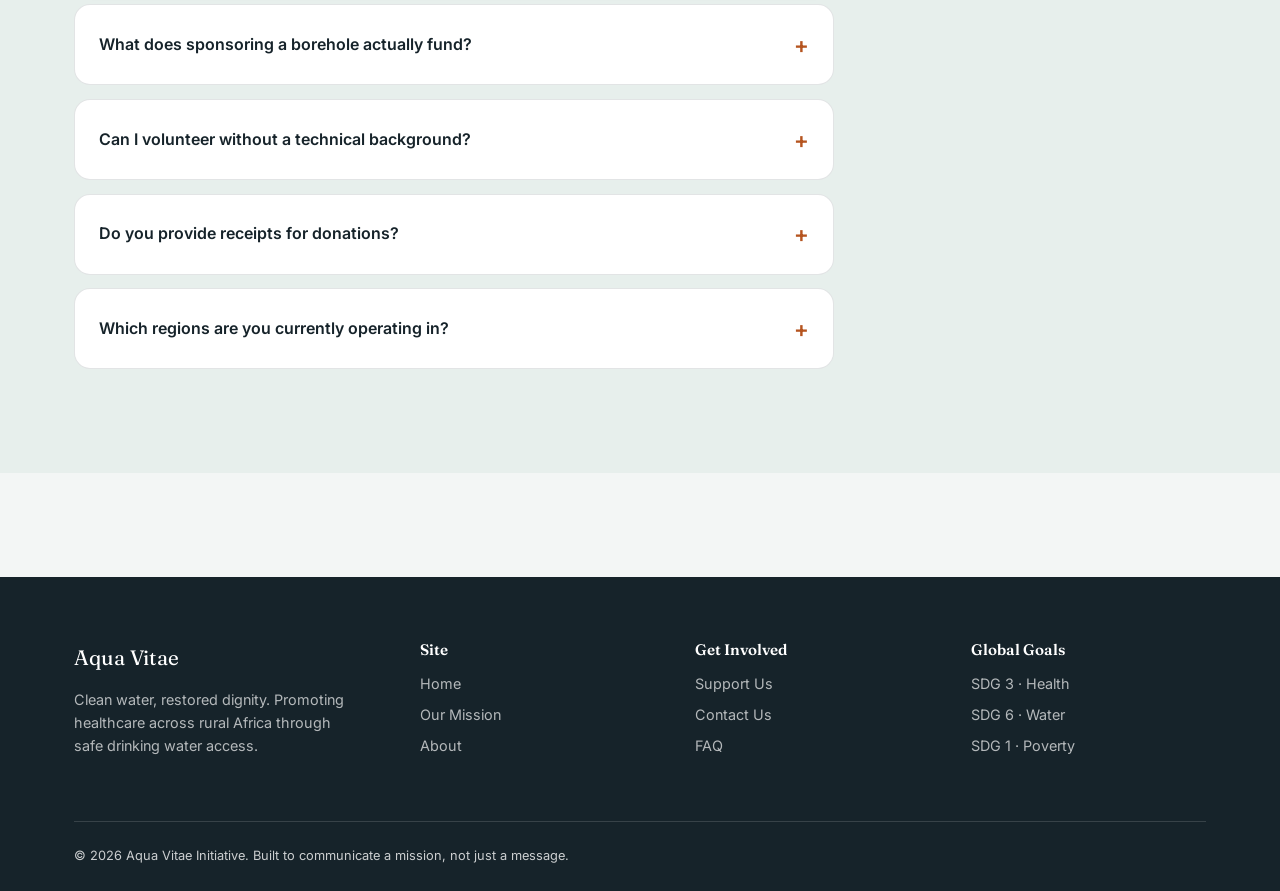
<file: support.html>
<!DOCTYPE html>
<html lang="en">
<head>
<meta charset="UTF-8">
<meta name="viewport" content="width=device-width, initial-scale=1.0">
<title>Support Us — Aqua Vitae Initiative</title>
<meta name="description" content="Support the Aqua Vitae Initiative by donating water treatment kits, sponsoring a borehole, funding a workshop, or volunteering your expertise.">
<link rel="icon" type="image/svg+xml" href="images/favicon.svg">
<link rel="stylesheet" href="css/styles.css">
</head>
<body>

<div class="preloader" role="status" aria-label="Loading Aqua Vitae Initiative">
  <svg class="preloader-drop" viewBox="0 0 64 64" fill="none"><path d="M32 4 C32 4 12 30 12 44 A20 20 0 0 0 52 44 C52 30 32 4 32 4 Z" fill="#fff"/></svg>
  <span class="preloader-word">Aqua Vitae</span>
</div>
<div class="scroll-progress"></div>

<a class="skip-link" href="#main" style="position:absolute;left:-999px;top:0;background:#fff;padding:0.6rem 1rem;z-index:999;">Skip to content</a>

<!--                 HEADER / NAV              -->
<header class="site-header">
  <div class="container nav-bar">
    <button class="hamburger" aria-label="Open navigation menu" aria-expanded="false" aria-controls="nav-drawer">
      <span></span><span></span><span></span>
    </button>
    <a href="index.html" class="brand">
      <svg class="drop" viewBox="0 0 64 64" fill="none"><path d="M32 4 C32 4 12 30 12 44 A20 20 0 0 0 52 44 C52 30 32 4 32 4 Z" fill="#2FA8A0"/></svg>
      Aqua Vitae
    </a>
    <div class="nav-spacer"></div>
    <ul class="nav-links">
      <li><a href="index.html">Home</a></li>
      <li><a href="mission.html">Our Mission</a></li>
      <li><a href="about.html">About</a></li>
      <li><a href="updates.html">Updates</a></li>
      <li><a href="contact.html">Contact Us</a></li>
      <li><a href="support.html">Support Us</a></li>
   </ul>
    <button class="search-trigger" type="button" aria-label="Search the site">
      <svg viewBox="0 0 24 24" fill="none" stroke="currentColor" stroke-width="2" stroke-linecap="round"><circle cx="11" cy="11" r="7"></circle><line x1="21" y1="21" x2="16.65" y2="16.65"></line></svg>
      <span class="search-label">Search</span>
      <kbd>Ctrl K</kbd>
    </button>
    <button class="theme-toggle" type="button" aria-label="Toggle dark mode">
      <svg class="icon-sun" viewBox="0 0 24 24" fill="none" stroke="currentColor" stroke-width="2" stroke-linecap="round"><circle cx="12" cy="12" r="4"></circle><path d="M12 2v2M12 20v2M4.9 4.9l1.4 1.4M17.7 17.7l1.4 1.4M2 12h2M20 12h2M4.9 19.1l1.4-1.4M17.7 6.3l1.4-1.4"/></svg>
      <svg class="icon-moon" viewBox="0 0 24 24" fill="none" stroke="currentColor" stroke-width="2" stroke-linecap="round"><path d="M21 12.8A9 9 0 1 1 11.2 3a7 7 0 0 0 9.8 9.8Z"/></svg>
    </button>
    <a href="support.html" class="btn btn-primary btn-sm">Support Us</a>
  </div>
</header>

<div class="scrim"></div>
<nav class="nav-drawer" id="nav-drawer" aria-label="Primary">
  <button class="nav-drawer-close" aria-label="Close navigation menu">&times;</button>
  <span class="drawer-eyebrow">Navigate</span>
  <ul>
    <li><a href="index.html">Home</a></li>
    <li><a href="mission.html">Our Mission</a></li>
    <li><a href="about.html">About</a></li>
    <li><a href="updates.html">Updates</a></li>
    <li><a href="contact.html">Contact Us</a></li>
    <li><a href="support.html">Support Us</a></li>
  </ul>
  <a href="support.html" class="btn btn-primary drawer-cta">Support Us</a>
</nav>

<!-- Search overlay -->
<div class="search-overlay">
  <div class="search-panel">
    <div class="search-field">
      <svg viewBox="0 0 24 24" fill="none" stroke="currentColor" stroke-width="2" stroke-linecap="round"><circle cx="11" cy="11" r="7"></circle><line x1="21" y1="21" x2="16.65" y2="16.65"></line></svg>
      <input type="text" id="search-input" placeholder="Search pages, programs, ways to help…" autocomplete="off">
      <button class="search-close" aria-label="Close search">&times;</button>
    </div>
    <ul id="search-results" class="search-results"></ul>
    <div class="search-hint"><span>Navigate with results</span><span><kbd>Esc</kbd> to close</span></div>
  </div>
</div>

<main id="main">

  <!--         PAGE HERO         -->
  <section class="page-hero" id="top">
    <div class="container">
      <p class="eyebrow">Your Hands, Our Water, Their Future</p>
      <h1>Support Us</h1>
      <p>Every contribution — a kit, a borehole, an hour of your time — moves a family closer to safe drinking water. Here's how to join the mission.</p>
    </div>
  </section>

  <!--           WAYS TO SUPPORT            -->
  <section id="ways-to-support">
    <div class="container">
      <div class="section-header center reveal">
        <p class="eyebrow">Six Ways In</p>
        <h2>Ways to Support</h2>
        <p>Choose the contribution that fits you best — funding, infrastructure, expertise, or advocacy all move the mission forward.</p>
      </div>
      <div class="card-grid">
        <article class="info-card reveal">
          <div class="pillar-icon"><svg viewBox="0 0 24 24" fill="none" stroke="currentColor" stroke-width="2" stroke-linecap="round" stroke-linejoin="round"><path d="M8 2h8l-1 4H9L8 2Z"/><path d="M9 6v13a2 2 0 0 0 2 2h2a2 2 0 0 0 2-2V6"/></svg></div>
          <h3>Donate Treatment Kits</h3>
          <p>Directly fund the purification kits that give families immediate, life-saving protection from contaminated water.</p>
        </article>
        <article class="info-card reveal" style="--i:1">
          <div class="pillar-icon"><svg viewBox="0 0 24 24" fill="none" stroke="currentColor" stroke-width="2" stroke-linecap="round" stroke-linejoin="round"><circle cx="12" cy="12" r="10"/><path d="M12 6v6l4 2"/></svg></div>
          <h3>Sponsor a Borehole</h3>
          <p>Contribute toward mechanized boreholes that deliver long-term, sustainable water access to an entire village.</p>
        </article>
        <article class="info-card reveal" style="--i:2">
          <div class="pillar-icon"><svg viewBox="0 0 24 24" fill="none" stroke="currentColor" stroke-width="2" stroke-linecap="round" stroke-linejoin="round"><path d="M17 21v-2a4 4 0 0 0-4-4H5a4 4 0 0 0-4 4v2"/><circle cx="9" cy="7" r="4"/></svg></div>
          <h3>Fund a Workshop</h3>
          <p>Cover the cost of a full health-education session — facilitator training, materials, and local transport.</p>
        </article>
        <article class="info-card reveal">
          <div class="pillar-icon"><svg viewBox="0 0 24 24" fill="none" stroke="currentColor" stroke-width="2" stroke-linecap="round" stroke-linejoin="round"><path d="M22 11.08V12a10 10 0 1 1-5.93-9.14"/><polyline points="22 4 12 14.01 9 11.01"/></svg></div>
          <h3>Volunteer Your Expertise</h3>
          <p>Public health professionals, engineers, and educators are welcome to contribute time directly to our programs.</p>
        </article>
        <article class="info-card reveal" style="--i:1">
          <div class="pillar-icon"><svg viewBox="0 0 24 24" fill="none" stroke="currentColor" stroke-width="2" stroke-linecap="round" stroke-linejoin="round"><path d="M18 20V10M12 20V4M6 20v-6"/></svg></div>
          <h3>Partner With Us</h3>
          <p>NGOs, corporations and institutions can explore formal partnerships to co-fund infrastructure or amplify advocacy.</p>
        </article>
        <article class="info-card reveal" style="--i:2">
          <div class="pillar-icon"><svg viewBox="0 0 24 24" fill="none" stroke="currentColor" stroke-width="2" stroke-linecap="round" stroke-linejoin="round"><path d="M4 11a9 9 0 0 1 9 9"/><path d="M4 4a16 16 0 0 1 16 16"/><circle cx="5" cy="19" r="1"/></svg></div>
          <h3>Spread the Word</h3>
          <p>Awareness is a resource too — sharing our mission helps us reach new donors, partners, and volunteers.</p>
        </article>
      </div>
    </div>
  </section>

  <!-- THIS IS OUR DONATION TIERS  -->
  <section class="section-alt" id="tiers">
    <div class="container">
      <div class="section-header center reveal">
        <p class="eyebrow">Pick Your Impact</p>
        <h2>Donation Tiers</h2>
        <p>Every tier below is illustrative of what your contribution could achieve on the ground.</p>
      </div>
      <div class="tier-grid">
        <div class="tier-card reveal">
          <p class="eyebrow" style="justify-content:center;">Starter</p>
          <div class="tier-amount">$10</div>
          <p>Provides one water treatment kit — enough to purify drinking water for a family of five for a month.</p>
          <a href="contact.html" class="btn btn-secondary btn-block">Give a Kit</a>
        </div>
        <div class="tier-card featured reveal" style="--i:1">
          <p class="eyebrow" style="justify-content:center;">Community</p>
          <div class="tier-amount">$50</div>
          <p>Funds a full health workshop for a village — training on safe storage, hygiene, and illness prevention.</p>
          <a href="contact.html" class="btn btn-primary btn-block">Fund a Workshop</a>
        </div>
        <div class="tier-card reveal" style="--i:2">
          <p class="eyebrow" style="justify-content:center;">Infrastructure</p>
          <div class="tier-amount">$500</div>
          <p>Contributes toward a mechanized borehole — a lasting water source serving a village for years to come.</p>
          <a href="contact.html" class="btn btn-secondary btn-block">Sponsor Infrastructure</a>
        </div>
      </div>
      <p class="reveal" style="text-align:center; margin-top:var(--space-lg); font-size:0.85rem;">Prefer a custom amount or in-kind donation? <a href="contact.html" style="color:var(--color-river-light); font-weight:600;">Get in touch</a> and we'll tailor it with you.</p>
    </div>
  </section>

  <!-- OUR IMPACT PROGRESS -->
  <section id="progress">
    <div class="container">
      <div class="vision-panel reveal">
        <div>
          <p class="eyebrow" style="color:#EAD9B8;">Where Your Support Goes</p>
          <h2>Every Gift Moves the Needle</h2>
          <p style="color:rgba(255,255,255,0.86)">We're tracking toward 7 in every 10 rural families having safe water access by 2031. Current supporter contributions have funded our first two borehole partnerships and over 900 treatment kits.</p>
          <div class="progress-bar-track"><div class="progress-bar-fill" style="--target:38%"></div></div>
          <div class="progress-caption"><span>Current reach · ~38%</span><span>2031 Target · 70%</span></div>
        </div>
        <div class="vision-figure">
          <div class="big"><span data-counter="900" data-suffix="+">0</span></div>
          <p style="color:rgba(255,255,255,0.8)">treatment kits funded by supporters so far</p>
        </div>
      </div>
    </div>
  </section>

  <!--       FREQUENTLY ASKED QUESTIONS   -->
  <section class="section-alt" id="faq">
    <div class="container">
      <div class="section-header center reveal">
        <p class="eyebrow">Before You Reach Out</p>
        <h2>Frequently Asked Questions</h2>
      </div>
      <div class="accordion reveal">
        <details open>
          <summary>How do I donate water treatment kits?</summary>
          <div class="accordion-body">Use the Contact page and select “Donating treatment kits” as your topic — our team will send secure payment details and a confirmation once your kits are dispatched.</div>
        </details>
        <details>
          <summary>What does sponsoring a borehole actually fund?</summary>
          <div class="accordion-body">Your sponsorship goes toward drilling, mechanized pump installation, and a 12-month maintenance plan carried out with our partner NGOs and local engineers.</div>
        </details>
        <details>
          <summary>Can I volunteer without a technical background?</summary>
          <div class="accordion-body">Yes — we welcome help with workshop facilitation, translation, logistics, and community outreach, in addition to public health and engineering expertise.</div>
        </details>
        <details>
          <summary>Do you provide receipts for donations?</summary>
          <div class="accordion-body">Yes, every contribution receives a confirmation and receipt by email, itemising exactly what your donation funded.</div>
        </details>
        <details>
          <summary>Which regions are you currently operating in?</summary>
          <div class="accordion-body">See the “Current Work” section on our Mission page for our active districts and planned expansion regions over the next 18–24 months.</div>
        </details>
      </div>
    </div>
  </section>

</main>

<!--                 FOOTER               -->
<footer class="site-footer">
  <div class="container">
    <div class="footer-grid">
      <div>
        <div class="footer-brand">Aqua Vitae</div>
        <p style="color:rgba(255,255,255,0.68); font-size:0.9rem; max-width:32ch;">Clean water, restored dignity. Promoting healthcare across rural Africa through safe drinking water access.</p>
      </div>
      <div>
        <h4>Site</h4>
        <a href="index.html">Home</a>
        <a href="mission.html">Our Mission</a>
        <a href="about.html">About</a>
      </div>
      <div>
        <h4>Get Involved</h4>
        <a href="support.html">Support Us</a>
        <a href="contact.html">Contact Us</a>
        <a href="support.html#faq">FAQ</a>
      </div>
      <div>
        <h4>Global Goals</h4>
        <a href="mission.html#why">SDG 3 · Health</a>
        <a href="mission.html#why">SDG 6 · Water</a>
        <a href="mission.html#why">SDG 1 · Poverty</a>
      </div>
    </div>
    <div class="footer-bottom">
      <span>&copy; 2026 Aqua Vitae Initiative. Built to communicate a mission, not just a message.</span>
      <span></span>
    </div>
  </div>
</footer>

<button class="back-to-top" aria-label="Back to top">
  <svg viewBox="0 0 24 24" fill="none" stroke="currentColor" stroke-width="2" stroke-linecap="round" stroke-linejoin="round"><line x1="12" y1="19" x2="12" y2="5"></line><polyline points="5 12 12 5 19 12"></polyline></svg>
</button>

<script src="js/main.js"></script>
</body>
</html>
</file>
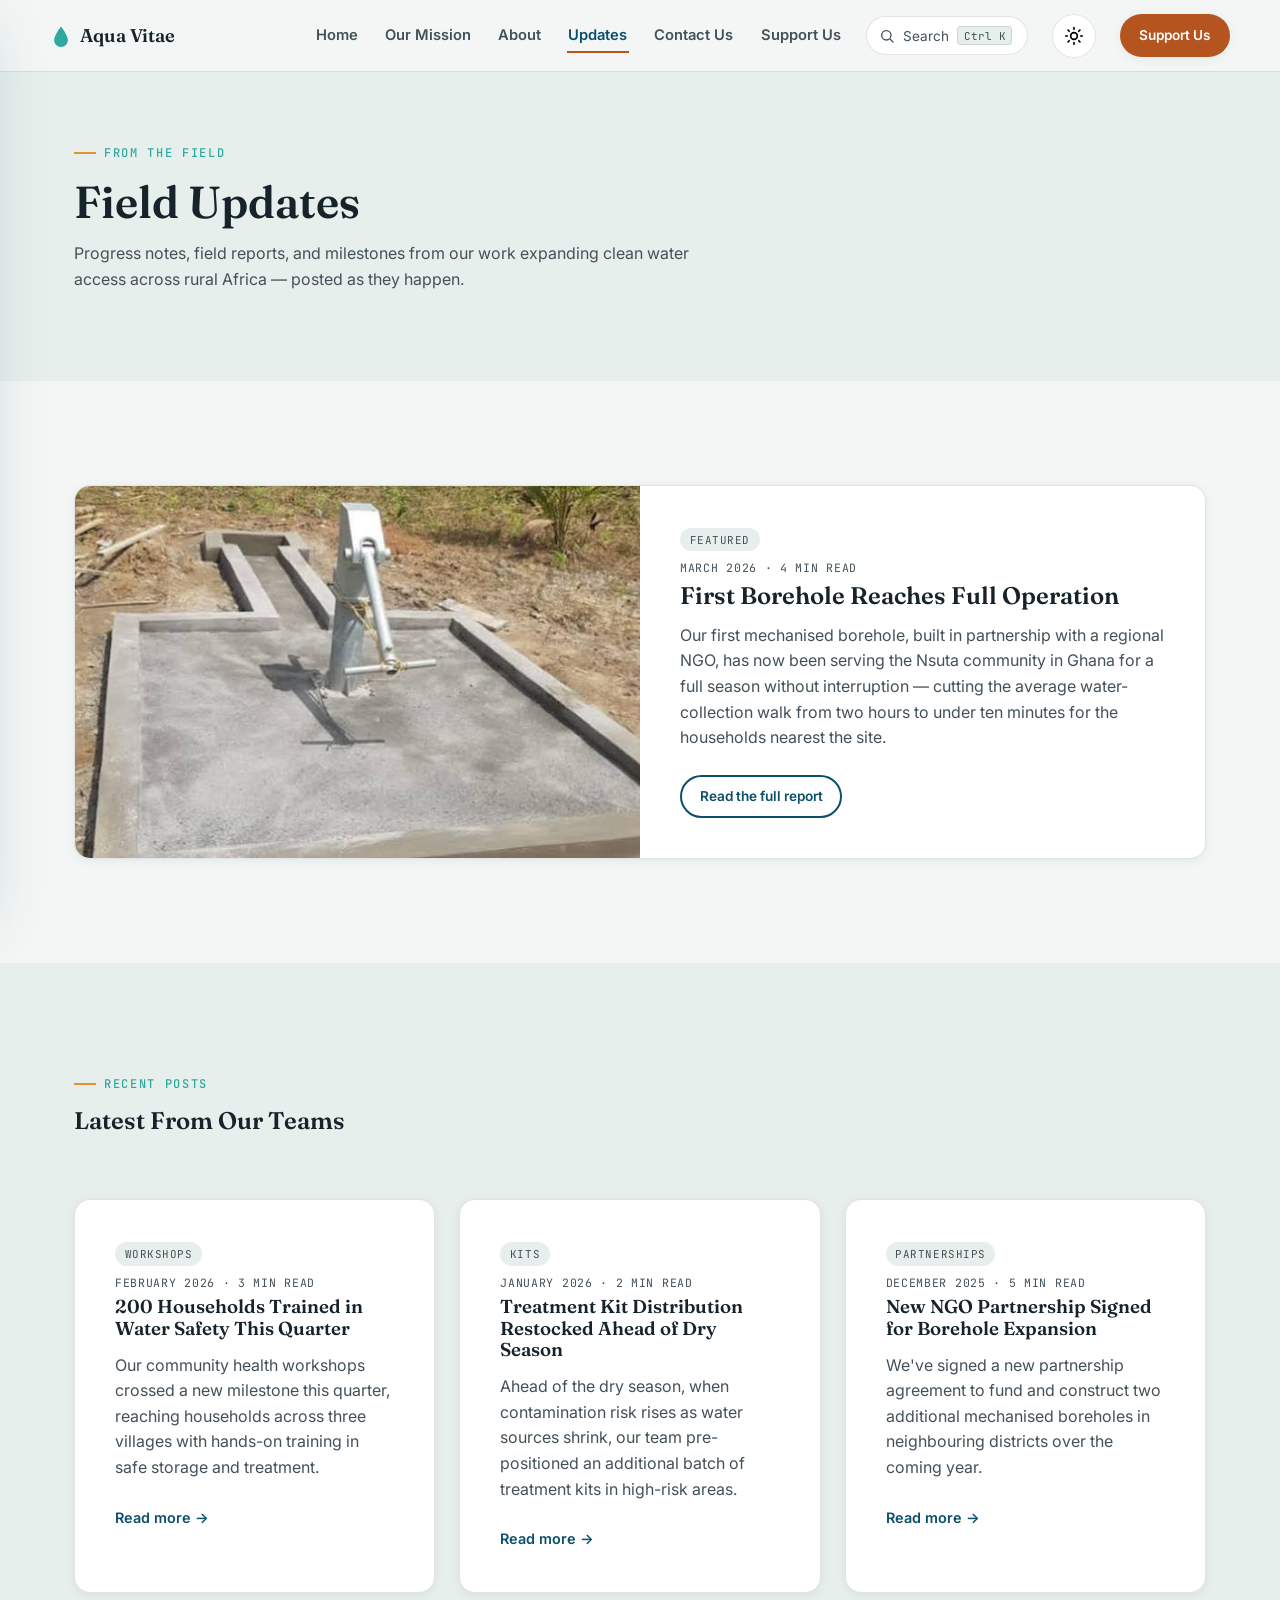
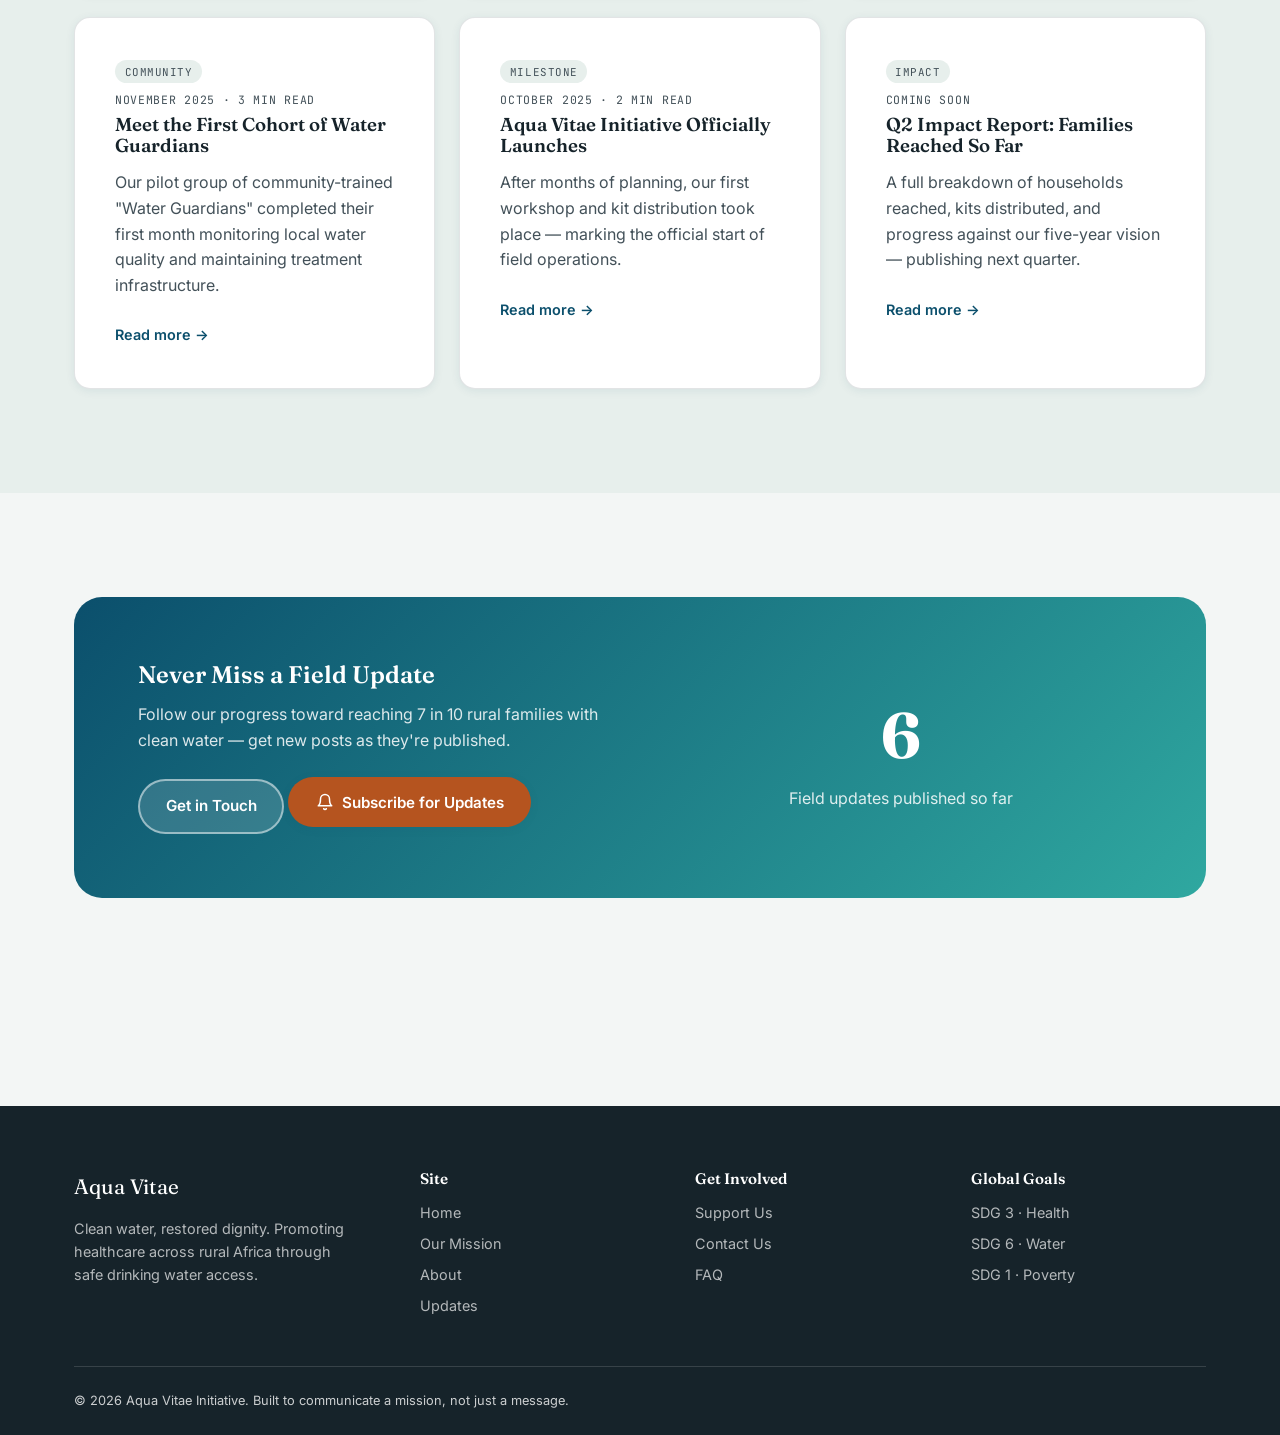
<file: updates.html>
<!DOCTYPE html>
<html lang="en">
<head>
<meta charset="UTF-8">
<meta name="viewport" content="width=device-width, initial-scale=1.0">
<title>Field Updates — Aqua Vitae Initiative</title>
<meta name="description" content="News, field reports, and progress updates from the Aqua Vitae Initiative's work expanding clean water access across rural Africa.">
<link rel="icon" type="image/svg+xml" href="images/favicon.svg">
<link rel="stylesheet" href="css/styles.css">
</head>
<body>

<div class="preloader" role="status" aria-label="Loading Aqua Vitae Initiative">
  <svg class="preloader-drop" viewBox="0 0 64 64" fill="none"><path d="M32 4 C32 4 12 30 12 44 A20 20 0 0 0 52 44 C52 30 32 4 32 4 Z" fill="#fff"/></svg>
  <span class="preloader-word">Aqua Vitae</span>
</div>
<div class="scroll-progress"></div>

<header class="site-header">
  <div class="container nav-bar">
    <button class="hamburger" aria-label="Open navigation menu" aria-expanded="false" aria-controls="nav-drawer">
      <span></span><span></span><span></span>
    </button>
    <a href="index.html" class="brand">
      <svg class="drop" viewBox="0 0 64 64" fill="none"><path d="M32 4 C32 4 12 30 12 44 A20 20 0 0 0 52 44 C52 30 32 4 32 4 Z" fill="#2FA8A0"/></svg>
      Aqua Vitae
    </a>
    <div class="nav-spacer"></div>
    <ul class="nav-links">
      <li><a href="index.html">Home</a></li>
      <li><a href="mission.html">Our Mission</a></li>
      <li><a href="about.html">About</a></li>
      <li><a href="updates.html">Updates</a></li>
      <li><a href="contact.html">Contact Us</a></li>
      <li><a href="support.html">Support Us</a></li>
    </ul>
    <button class="search-trigger" type="button" aria-label="Search the site">
      <svg viewBox="0 0 24 24" fill="none" stroke="currentColor" stroke-width="2" stroke-linecap="round"><circle cx="11" cy="11" r="7"></circle><line x1="21" y1="21" x2="16.65" y2="16.65"></line></svg>
      <span class="search-label">Search</span>
      <kbd>Ctrl K</kbd>
    </button>
    <button class="theme-toggle" type="button" aria-label="Toggle dark mode">
      <svg class="icon-sun" viewBox="0 0 24 24" fill="none" stroke="currentColor" stroke-width="2" stroke-linecap="round"><circle cx="12" cy="12" r="4"></circle><path d="M12 2v2M12 20v2M4.9 4.9l1.4 1.4M17.7 17.7l1.4 1.4M2 12h2M20 12h2M4.9 19.1l1.4-1.4M17.7 6.3l1.4-1.4"/></svg>
      <svg class="icon-moon" viewBox="0 0 24 24" fill="none" stroke="currentColor" stroke-width="2" stroke-linecap="round"><path d="M21 12.8A9 9 0 1 1 11.2 3a7 7 0 0 0 9.8 9.8Z"/></svg>
    </button>
    <a href="support.html" class="btn btn-primary btn-sm">Support Us</a>
  </div>
</header>

<div class="scrim"></div>
<nav class="nav-drawer" id="nav-drawer" aria-label="Primary">
  <button class="nav-drawer-close" aria-label="Close navigation menu">&times;</button>
  <span class="drawer-eyebrow">Navigate</span>
  <ul>
    <li><a href="index.html">Home</a></li>
    <li><a href="mission.html">Our Mission</a></li>
    <li><a href="about.html">About</a></li>
    <li><a href="updates.html">Updates</a></li>
    <li><a href="contact.html">Contact Us</a></li>
    <li><a href="support.html">Support Us</a></li>
  </ul>
  <a href="support.html" class="btn btn-primary drawer-cta">Support Us</a>
</nav>

<div class="search-overlay">
  <div class="search-panel">
    <div class="search-field">
      <svg viewBox="0 0 24 24" fill="none" stroke="currentColor" stroke-width="2" stroke-linecap="round"><circle cx="11" cy="11" r="7"></circle><line x1="21" y1="21" x2="16.65" y2="16.65"></line></svg>
      <input type="text" id="search-input" placeholder="Search pages, programs, ways to help…" autocomplete="off">
      <button class="search-close" aria-label="Close search">&times;</button>
    </div>
    <ul id="search-results" class="search-results"></ul>
    <div class="search-hint"><span>Navigate with results</span><span><kbd>Esc</kbd> to close</span></div>
  </div>
</div>

<main id="main">

  <section class="page-hero" id="top">
    <div class="container">
      <p class="eyebrow">From The Field</p>
      <h1>Field Updates</h1>
      <p>Progress notes, field reports, and milestones from our work expanding clean water access across rural Africa — posted as they happen.</p>
    </div>
  </section>

  <!--                 FEATURED POST          -->
  <section>
    <div class="container">
      <div class="info-card reveal" style="display:grid; grid-template-columns: 1fr 1fr; gap:0; overflow:hidden; padding:0;">
        <img src="images/New borehole.jpg" alt="Family collecting clean water at a village pump" style="height:100%; object-fit:cover;">
        <div style="padding: var(--space-lg);">
          <span class="tag">Featured</span>
          <p class="post-meta">March 2026 · 4 min read</p>
          <h2 style="font-size:1.5rem;">First Borehole Reaches Full Operation</h2>
          <p>Our first mechanised borehole, built in partnership with a regional NGO, has now been serving the Nsuta  community in Ghana for a full season without interruption — cutting the average water-collection walk from two hours to under ten minutes for the households nearest the site.</p>
          <a href="#" class="btn btn-secondary btn-sm">Read the full report</a>
        </div>
      </div>
    </div>
  </section>

  <!--                     POST GRID               -->
  <section class="section-alt">
    <div class="container">
      <div class="section-header reveal">
        <p class="eyebrow">Recent Posts</p>
        <h2>Latest From Our Teams</h2>
      </div>

      <div class="card-grid reveal-stagger">
        <article class="info-card reveal" style="--i:0">
          <span class="tag">Workshops</span>
          <p class="post-meta">February 2026 · 3 min read</p>
          <h3>200 Households Trained in Water Safety This Quarter</h3>
          <p>Our community health workshops crossed a new milestone this quarter, reaching households across three villages with hands-on training in safe storage and treatment.</p>
          <a href="#">Read more →</a>
        </article>

        <article class="info-card reveal" style="--i:1">
          <span class="tag">Kits</span>
          <p class="post-meta">January 2026 · 2 min read</p>
          <h3>Treatment Kit Distribution Restocked Ahead of Dry Season</h3>
          <p>Ahead of the dry season, when contamination risk rises as water sources shrink, our team pre-positioned an additional batch of treatment kits in high-risk areas.</p>
          <a href="#">Read more →</a>
        </article>

        <article class="info-card reveal" style="--i:2">
          <span class="tag">Partnerships</span>
          <p class="post-meta">December 2025 · 5 min read</p>
          <h3>New NGO Partnership Signed for Borehole Expansion</h3>
          <p>We've signed a new partnership agreement to fund and construct two additional mechanised boreholes in neighbouring districts over the coming year.</p>
          <a href="#">Read more →</a>
        </article>

        <article class="info-card reveal" style="--i:3">
          <span class="tag">Community</span>
          <p class="post-meta">November 2025 · 3 min read</p>
          <h3>Meet the First Cohort of Water Guardians</h3>
          <p>Our pilot group of community-trained "Water Guardians" completed their first month monitoring local water quality and maintaining treatment infrastructure.</p>
          <a href="#">Read more →</a>
        </article>

        <article class="info-card reveal" style="--i:4">
          <span class="tag">Milestone</span>
          <p class="post-meta">October 2025 · 2 min read</p>
          <h3>Aqua Vitae Initiative Officially Launches</h3>
          <p>After months of planning, our first workshop and kit distribution took place — marking the official start of field operations.</p>
          <a href="#">Read more →</a>
        </article>

        <article class="info-card reveal" style="--i:5">
          <span class="tag">Impact</span>
          <p class="post-meta">Coming soon</p>
          <h3>Q2 Impact Report: Families Reached So Far</h3>
          <p>A full breakdown of households reached, kits distributed, and progress against our five-year vision — publishing next quarter.</p>
          <a href="#">Read more →</a>
        </article>
      </div>
    </div>
  </section>

  <!--               NEWSLETTER CTA              -->
  <section>
    <div class="container">
      <div class="vision-panel reveal">
        <div>
          <h2>Never Miss a Field Update</h2>
          <p style="color:rgba(255,255,255,0.85);">Follow our progress toward reaching 7 in 10 rural families with clean water — get new posts as they're published.</p>
          <a href="contact.html" class="btn btn-ghost">Get in Touch</a>
          <button id="subscribe-btn" class="btn btn-primary magnetic" type="button" aria-pressed="false">
            <svg viewBox="0 0 24 24" width="18" height="18" fill="none" stroke="currentColor" stroke-width="2" stroke-linecap="round" stroke-linejoin="round"><path d="M18 8a6 6 0 0 0-12 0c0 7-3 9-3 9h18s-3-2-3-9"></path><path d="M13.73 21a2 2 0 0 1-3.46 0"></path></svg>
            <span id="subscribe-label">Subscribe for Updates</span>
          </button>

        </div>
        <div class="vision-figure">
          <div class="big">6</div>
          <p style="color:rgba(255,255,255,0.85); margin:0;">Field updates published so far</p>
        </div>
      </div>
    </div>
  </section>

</main>

<footer class="site-footer">
  <div class="container">
    <div class="footer-grid">
      <div>
        <div class="footer-brand">Aqua Vitae</div>
        <p style="color:rgba(255,255,255,0.68); font-size:0.9rem; max-width:32ch;">Clean water, restored dignity. Promoting healthcare across rural Africa through safe drinking water access.</p>
      </div>
      <div>
        <h4>Site</h4>
        <a href="index.html">Home</a>
        <a href="mission.html">Our Mission</a>
        <a href="about.html">About</a>
        <a href="updates.html">Updates</a>
      </div>
      <div>
        <h4>Get Involved</h4>
        <a href="support.html">Support Us</a>
        <a href="contact.html">Contact Us</a>
        <a href="support.html#faq">FAQ</a>
      </div>
      <div>
        <h4>Global Goals</h4>
        <a href="mission.html#why">SDG 3 · Health</a>
        <a href="mission.html#why">SDG 6 · Water</a>
        <a href="mission.html#why">SDG 1 · Poverty</a>
      </div>
    </div>
    <div class="footer-bottom">
      <span>&copy; 2026 Aqua Vitae Initiative. Built to communicate a mission, not just a message.</span>
      <span></span>
    </div>
  </div>
</footer>

<button class="back-to-top" aria-label="Back to top">
  <svg viewBox="0 0 24 24" fill="none" stroke="currentColor" stroke-width="2" stroke-linecap="round" stroke-linejoin="round"><line x1="12" y1="19" x2="12" y2="5"></line><polyline points="5 12 12 5 19 12"></polyline></svg>
</button>

<script src="js/main.js"></script>
</body>
</html>
</file>
<file: css/styles.css>
/* THE STYLESHEET FOR THE AQUA VITAE INIATIVE */

@import url('https://fonts.googleapis.com/css2?family=Fraunces:opsz,wght@9..144,400;9..144,500;9..144,600;9..144,700&family=Inter:wght@400;500;600;700&family=JetBrains+Mono:wght@400;500&display=swap');

/*  Design Tokens(Our Css variables  */
:root{
  /* Palette — river water, sun-baked earth */
  --color-bg:            #F3F6F5;
  --color-bg-alt:         #E7EFEC;
  --color-surface:        #FFFFFF;
  --color-ink:            #16232A;
  --color-ink-soft:       #435159;
  --color-river:          #0B4F6C;
  --color-river-light:    #2FA8A0;
  --color-ochre:          #E0942C;
  --color-clay:           #B5541F;
  --color-border:         rgba(22,35,42,0.12);
  --color-success:        #2E8B57;
  --color-danger:         #C1432B;

  --gradient-hero: linear-gradient(135deg, var(--color-river) 0%, var(--color-river-light) 100%);

  /* Type */
  --font-display: 'Fraunces', serif;
  --font-body: 'Inter', sans-serif;
  --font-mono: 'JetBrains Mono', monospace;

  /* Spacing scale */
  --space-2xs: 0.25rem;
  --space-xs: 0.5rem;
  --space-sm: 0.85rem;
  --space-md: 1.5rem;
  --space-lg: 2.5rem;
  --space-xl: 4rem;
  --space-2xl: 6.5rem;

  --radius-sm: 8px;
  --radius-md: 16px;
  --radius-lg: 28px;
  --radius-pill: 999px;

  --shadow-sm: 0 2px 10px rgba(11,79,108,0.08);
  --shadow-md: 0 12px 32px rgba(11,79,108,0.14);
  --shadow-lg: 0 24px 60px rgba(11,79,108,0.18);

  --max-width: 1180px;
  --transition: 220ms cubic-bezier(.4,0,.2,1);
}

[data-theme="dark"]{
  --color-bg:            #0E1A20;
  --color-bg-alt:         #132630;
  --color-surface:        #17262E;
  --color-ink:            #EDF3F2;
  --color-ink-soft:       #AFC2C4;
  --color-border:         rgba(237,243,242,0.14);
  --shadow-sm: 0 2px 10px rgba(0,0,0,0.35);
  --shadow-md: 0 12px 32px rgba(0,0,0,0.4);
  --shadow-lg: 0 24px 60px rgba(0,0,0,0.5);
}

/*  Resetting contents everytime after alteration */
*, *::before, *::after{ box-sizing: border-box; }
html{ scroll-behavior: smooth; }
body{
  margin:0;
  background: var(--color-bg);
  color: var(--color-ink);
  font-family: var(--font-body);
  line-height: 1.6;
  -webkit-font-smoothing: antialiased;
  transition: background var(--transition), color var(--transition);
}
img{ max-width:100%; display:block; }
a{ color: inherit; text-decoration: none; }
ul{ list-style:none; margin:0; padding:0; }
button{ font-family: inherit; cursor:pointer; }
h1,h2,h3,h4{ font-family: var(--font-display); line-height: 1.15; margin: 0 0 var(--space-sm); font-weight: 600; }
p{ margin: 0 0 var(--space-md); color: var(--color-ink-soft); }

:focus-visible{
  outline: 3px solid var(--color-ochre);
  outline-offset: 3px;
}

@media (prefers-reduced-motion: reduce){
  *, *::before, *::after{
    animation-duration: 0.001ms !important;
    animation-iteration-count: 1 !important;
    transition-duration: 0.001ms !important;
    scroll-behavior: auto !important;
  }
}

.container{
  width: 100%;
  max-width: var(--max-width);
  margin: 0 auto;
  padding: 0 var(--space-md);
}

.eyebrow{
  font-family: var(--font-mono);
  text-transform: uppercase;
  letter-spacing: 0.14em;
  font-size: 0.75rem;
  color: var(--color-river-light);
  font-weight: 500;
  display:inline-flex;
  align-items:center;
  gap: var(--space-xs);
  margin-bottom: var(--space-sm);
}
.eyebrow::before{
  content:"";
  width: 22px; height: 2px;
  background: var(--color-ochre);
  display:inline-block;
}

section{ padding: var(--space-2xl) 0; }
.section-alt{ background: var(--color-bg-alt); }
.section-header{ max-width: 640px; margin-bottom: var(--space-xl); }
.section-header.center{ margin-left:auto; margin-right:auto; text-align:center; }

/* Styling the  Buttons  */
.btn{
  display:inline-flex; align-items:center; justify-content:center; gap: var(--space-xs);
  padding: 0.85rem 1.6rem;
  border-radius: var(--radius-pill);
  font-weight: 600;
  font-size: 0.95rem;
  border: 2px solid transparent;
  transition: transform var(--transition), box-shadow var(--transition), background var(--transition), color var(--transition), border-color var(--transition);
  white-space: nowrap;
}
.btn:hover{ transform: translateY(-2px); }
.btn-primary{ background: var(--color-clay); color:#fff; box-shadow: var(--shadow-sm); }
.btn-primary:hover{ box-shadow: var(--shadow-md); }
.btn-primary.subscribed{ background: var(--color-success); border-color: var(--color-success); }
.btn-secondary{ background: transparent; border-color: currentColor; color: var(--color-river); }
[data-theme="dark"] .btn-secondary{ color: var(--color-river-light); }
.btn-ghost{ background: rgba(255,255,255,0.14); color:#fff; border-color: rgba(255,255,255,0.5); }
.btn-block{ width:100%; }
.btn-sm{ padding: 0.55rem 1.1rem; font-size: 0.85rem; }

/* Styling the Navigations */
.site-header{
  position: sticky; top:0; z-index: 100;
  background: color-mix(in srgb, var(--color-bg) 88%, transparent);
  backdrop-filter: blur(10px);
  border-bottom: 1px solid var(--color-border);
}
.nav-bar{
  display:flex; align-items:center; gap: var(--space-md);
  padding: var(--space-sm) 0;
}
.hamburger{
  order: -1;
  width: 46px; height: 46px;
  border-radius: var(--radius-sm);
  background: var(--color-surface);
  border: 1px solid var(--color-border);
  display:flex; flex-direction:column; align-items:center; justify-content:center; gap: 5px;
  flex-shrink:0;
  transition: background var(--transition);
}
.hamburger:hover{ background: var(--color-bg-alt); }
.hamburger span{
  width: 20px; height: 2px; background: var(--color-ink);
  border-radius: 2px; transition: transform var(--transition), opacity var(--transition);
}
.hamburger[aria-expanded="true"] span:nth-child(1){ transform: translateY(7px) rotate(45deg); }
.hamburger[aria-expanded="true"] span:nth-child(2){ opacity:0; }
.hamburger[aria-expanded="true"] span:nth-child(3){ transform: translateY(-7px) rotate(-45deg); }

.brand{ display:flex; align-items:center; gap: var(--space-xs); font-family: var(--font-display); font-weight:600; font-size:1.15rem; }
.brand .drop{ width:22px; height:22px; }

.nav-spacer{ flex:1; }
.nav-links{ display:flex; align-items:center; gap: var(--space-md); }
.nav-links a{
  font-weight: 600; font-size: 0.92rem; color: var(--color-ink-soft);
  padding: 0.4rem 0.1rem; position: relative; white-space: nowrap;
  transition: color var(--transition);
}
.nav-links a::after{
  content:""; position:absolute; left:0; right:0; bottom:-2px; height:2px;
  background: var(--color-clay); transform: scaleX(0); transform-origin: left;
  transition: transform var(--transition);
}
.nav-links a:hover{ color: var(--color-river); }
[data-theme="dark"] .nav-links a:hover{ color: var(--color-river-light); }
.nav-links a:hover::after{ transform: scaleX(1); }
.nav-links a.active{ color: var(--color-river); }
[data-theme="dark"] .nav-links a.active{ color: var(--color-river-light); }
.nav-links a.active::after{ transform: scaleX(1); }

/* Hamburger is a mobile-only fallback once the inline nav-links row fits */
@media (min-width: 860px){
  .hamburger{ display:none; }
}
@media (max-width: 859px){
  .nav-links{ display:none; }
}

.theme-toggle{
  width: 44px; height: 44px; border-radius: 50%;
  border: 1px solid var(--color-border);
  background: var(--color-surface);
  display:flex; align-items:center; justify-content:center;
  flex-shrink:0;
}
.theme-toggle svg{ width:20px; height:20px; }
.theme-toggle .icon-moon{ display:none; }
[data-theme="dark"] .theme-toggle .icon-sun{ display:none; }
[data-theme="dark"] .theme-toggle .icon-moon{ display:block; }

/* Off-canvas drawer navigation bar which is opened via the hamburger */
.nav-drawer{
  position: fixed; inset: 0 auto 0 0;
  width: min(320px, 84vw);
  background: var(--color-surface);
  box-shadow: var(--shadow-lg);
  transform: translateX(-105%);
  transition: transform 320ms cubic-bezier(.4,0,.2,1);
  z-index: 200;
  padding: var(--space-lg) var(--space-md);
  display:flex; flex-direction:column;
}
.nav-drawer.open{ transform: translateX(0); }
.nav-drawer-close{
  align-self:flex-end;
  width:38px; height:38px; border-radius:50%;
  border:1px solid var(--color-border); background:transparent;
  font-size: 1.2rem; color: var(--color-ink);
  margin-bottom: var(--space-lg);
}
.nav-drawer .drawer-eyebrow{ font-family: var(--font-mono); font-size:0.7rem; letter-spacing:0.12em; text-transform:uppercase; color: var(--color-ink-soft); margin-bottom: var(--space-sm); }
.nav-drawer ul{ display:flex; flex-direction:column; gap: var(--space-xs); }
.nav-drawer a{
  display:block; padding: 0.75rem 0.9rem; border-radius: var(--radius-sm);
  font-weight:600; color: var(--color-ink-soft); font-size: 1.05rem;
  border-left: 3px solid transparent;
  transition: background var(--transition), color var(--transition), border-color var(--transition);
}
.nav-drawer a:hover{ background: var(--color-bg-alt); }
.nav-drawer a.active{ color: var(--color-river); border-left-color: var(--color-clay); background: var(--color-bg-alt); }
[data-theme="dark"] .nav-drawer a.active{ color: var(--color-river-light); }
.nav-drawer .drawer-cta{ margin-top: var(--space-lg); }

.scrim{
  position: fixed; inset:0; background: rgba(10,20,24,0.55);
  opacity:0; pointer-events:none; transition: opacity var(--transition);
  z-index: 150;
}
.scrim.open{ opacity:1; pointer-events:auto; }

/*           Hero               */
.hero{
  position: relative;
  background: var(--gradient-hero);
  color: #fff;
  overflow: hidden;
  padding: var(--space-2xl) 0 var(--space-xl);
}
.hero .container{ position:relative; z-index:2; display:grid; grid-template-columns: 1.1fr 0.9fr; gap: var(--space-xl); align-items:center; }
.hero .eyebrow{ color: #EAD9B8; }
.hero .eyebrow::before{ background:#fff; }
.hero h1{ font-size: clamp(2.4rem, 5vw, 3.6rem); color:#fff; }
.hero p.lead{ color: rgba(255,255,255,0.86); font-size: 1.1rem; max-width: 46ch; }
.hero-actions{ display:flex; gap: var(--space-sm); flex-wrap:wrap; margin-top: var(--space-md); }

.hero-visual{ position:relative; display:flex; align-items:center; justify-content:center; }
.water-ring{ position:relative; width: min(320px, 80vw); aspect-ratio:1; border-radius:50%; background: rgba(255,255,255,0.08); border:1px solid rgba(255,255,255,0.25); display:flex; align-items:center; justify-content:center; }
.water-ring::before{
  content:""; position:absolute; inset: 14px; border-radius:50%;
  background: conic-gradient(from 0deg, #fff var(--fill, 70%), rgba(255,255,255,0.14) 0);
  -webkit-mask: radial-gradient(closest-side, transparent 76%, black 77%);
          mask: radial-gradient(closest-side, transparent 76%, black 77%);
  animation: ring-in 1.6s cubic-bezier(.2,.8,.2,1) both;
  animation-play-state: paused;
}
.water-ring.in-view::before{ animation-play-state: running; }
.water-ring .ring-label{ text-align:center; }
.water-ring .ring-number{ font-family: var(--font-display); font-size: 2.6rem; font-weight:700; }
.water-ring .ring-caption{ font-family: var(--font-mono); font-size: 0.7rem; text-transform:uppercase; letter-spacing:0.1em; color: rgba(255,255,255,0.8); }

.wave-divider{ display:block; width:100%; line-height:0; }
.wave-divider svg{ width:100%; height: 70px; }

/*          Statistics count        */
.stats-grid{
  display:grid; grid-template-columns: repeat(4, 1fr); gap: var(--space-md);
}
.stat-card{
  background: var(--color-surface); border:1px solid var(--color-border);
  border-radius: var(--radius-md); padding: var(--space-md);
  box-shadow: var(--shadow-sm);
}
.stat-number{ font-family: var(--font-display); font-size: 2.1rem; font-weight:700; color: var(--color-river); }
[data-theme="dark"] .stat-number{ color: var(--color-river-light); }
.stat-label{ font-size: 0.85rem; color: var(--color-ink-soft); }

/*               Cards / Pillars           */
.pillar-grid, .card-grid{
  display:grid; grid-template-columns: repeat(3, 1fr); gap: var(--space-md);
}
.pillar-card, .info-card{
  background: var(--color-surface);
  border:1px solid var(--color-border);
  border-radius: var(--radius-md);
  padding: var(--space-lg);
  box-shadow: var(--shadow-sm);
  transition: transform var(--transition), box-shadow var(--transition), border-color var(--transition);
}
.pillar-card:hover, .info-card:hover{ transform: translateY(-6px); box-shadow: var(--shadow-md); border-color: transparent; }
.post-meta{ font-family: var(--font-mono); font-size:0.72rem; text-transform:uppercase; letter-spacing:0.06em; color: var(--color-ink-soft); margin: var(--space-xs) 0 var(--space-2xs); }
.info-card > a{ font-weight:600; font-size:0.9rem; color: var(--color-river); }
[data-theme="dark"] .info-card > a{ color: var(--color-river-light); }
.info-card > a:hover{ text-decoration: underline; }
.pillar-icon{
  width: 52px; height:52px; border-radius: var(--radius-sm);
  background: var(--color-bg-alt); display:flex; align-items:center; justify-content:center;
  margin-bottom: var(--space-sm);
}
.pillar-icon svg{ width:26px; height:26px; color: var(--color-river); }
[data-theme="dark"] .pillar-icon svg{ color: var(--color-river-light); }
.pillar-card h3{ font-size:1.2rem; }
.tag-row{ display:flex; gap: var(--space-2xs); flex-wrap:wrap; margin-top: var(--space-sm); }
.tag{
  font-family: var(--font-mono); font-size: 0.68rem; text-transform:uppercase; letter-spacing:0.05em;
  padding: 0.3rem 0.6rem; border-radius: var(--radius-pill);
  background: var(--color-bg-alt); color: var(--color-ink-soft);
}

/*           Two column challenge/opportunity            */
.split-grid{ display:grid; grid-template-columns: 1fr 1fr; gap: var(--space-lg); }
.split-panel{ padding: var(--space-lg); border-radius: var(--radius-md); }
.split-panel.challenge{ background: color-mix(in srgb, var(--color-clay) 10%, var(--color-surface)); border: 1px solid color-mix(in srgb, var(--color-clay) 30%, transparent); }
.split-panel.opportunity{ background: color-mix(in srgb, var(--color-river-light) 12%, var(--color-surface)); border: 1px solid color-mix(in srgb, var(--color-river-light) 35%, transparent); }
.split-panel .kicker{ font-family: var(--font-mono); text-transform:uppercase; font-size:0.75rem; letter-spacing:0.1em; }
.split-panel.challenge .kicker{ color: var(--color-clay); }
.split-panel.opportunity .kicker{ color: var(--color-river-light); }

/*             GCGO badges              */
.sdg-grid{ display:grid; grid-template-columns: repeat(4, 1fr); gap: var(--space-sm); }
.sdg-badge{
  border-radius: var(--radius-md); padding: var(--space-md);
  color:#fff; text-align:center; box-shadow: var(--shadow-sm);
}
.sdg-badge .sdg-num{ font-family: var(--font-mono); font-size:0.75rem; opacity:0.85; }
.sdg-badge h4{ color:#fff; margin: var(--space-2xs) 0 0; font-size:1rem; }
.sdg-3{ background:#4C9F38; }
.sdg-6{ background:#26BDE2; }
.sdg-1{ background:#E5243B; }
.sdg-5{ background:#FF3A21; }

/*          Timeline (CSS Grid Impact Timeline)           */
.timeline{
  display:grid;
  grid-auto-flow: column;
  grid-auto-columns: minmax(220px, 1fr);
  gap: var(--space-md);
  overflow-x: auto;
  padding-bottom: var(--space-sm);
  scroll-snap-type: x proximity;
}
.timeline-item{
  scroll-snap-align: start;
  background: var(--color-surface); border:1px solid var(--color-border);
  border-radius: var(--radius-md); padding: var(--space-md);
  position: relative; border-top: 4px solid var(--color-ochre);
}
.timeline-item.is-current{ border-top-color: var(--color-clay); }
.timeline-item.is-future{ border-top-color: var(--color-river-light); opacity: 0.92; }
.timeline-year{ font-family: var(--font-mono); font-weight:600; color: var(--color-river); }
[data-theme="dark"] .timeline-year{ color: var(--color-river-light); }
.timeline-item h4{ margin: var(--space-2xs) 0 var(--space-2xs); font-size: 1.05rem; }
.timeline-item p{ font-size: 0.92rem; margin:0; }

/*         Impact grid stats on mission page        */
.impact-grid{ display:grid; grid-template-columns: repeat(4,1fr); gap: var(--space-md); }

/*         Vision progress            */
.vision-panel{
  background: var(--gradient-hero); color:#fff; border-radius: var(--radius-lg);
  padding: var(--space-xl); display:grid; grid-template-columns: 1fr 1fr; gap: var(--space-lg); align-items:center;
}
.vision-panel h2{ color:#fff; }
.progress-bar-track{ width:100%; height: 18px; border-radius: var(--radius-pill); background: rgba(255,255,255,0.2); overflow:hidden; }
.progress-bar-fill{
  height:100%; width:0%; border-radius: var(--radius-pill);
  background: linear-gradient(90deg, #fff, #EAD9B8);
  transition: width 1.4s cubic-bezier(.2,.8,.2,1);
}
.progress-bar-fill.in-view{ width: var(--target, 70%); }
.progress-caption{ display:flex; justify-content:space-between; font-family: var(--font-mono); font-size:0.75rem; margin-top: var(--space-xs); color: rgba(255,255,255,0.85); }
.vision-figure{ text-align:center; }
.vision-figure .big{ font-family: var(--font-display); font-size: 4rem; font-weight:700; }

/*           Gallery            */
.gallery-grid{
  display:grid;
  grid-template-columns: repeat(auto-fit, minmax(220px, 1fr));
  gap: var(--space-md);
}
.gallery-item{
  border-radius: var(--radius-md); overflow:hidden; position:relative;
  aspect-ratio: 4/3; box-shadow: var(--shadow-sm);
}
.gallery-item img{ width:100%; height:100%; object-fit:cover; transition: transform 500ms ease; }
.gallery-item:hover img{ transform: scale(1.08); }
.gallery-caption{
  position:absolute; left:0; right:0; bottom:0; padding: var(--space-sm);
  background: linear-gradient(0deg, rgba(11,25,32,0.82), transparent);
  color:#fff; font-size:0.85rem; font-weight:600;
}

/*  About: bio + skills  */
.bio-grid{ display:grid; grid-template-columns: 0.8fr 1.2fr; gap: var(--space-xl); align-items:center; }
.bio-photo{ border-radius: var(--radius-lg); overflow:hidden; box-shadow: var(--shadow-md); }

.skills-dashboard{ display:grid; grid-template-columns: 1fr 1fr; gap: var(--space-lg); }
.skills-col{ background: var(--color-surface); border:1px solid var(--color-border); border-radius: var(--radius-md); padding: var(--space-lg); }
.skills-col h3{ font-size: 1.1rem; }
.skill-row{ margin-bottom: var(--space-sm); }
.skill-row .skill-meta{ display:flex; justify-content:space-between; font-size:0.85rem; margin-bottom: var(--space-2xs); }
.skill-track{ height:10px; border-radius: var(--radius-pill); background: var(--color-bg-alt); overflow:hidden; }
.skill-fill{ height:100%; width:0%; border-radius: var(--radius-pill); background: var(--color-river-light); transition: width 1.2s cubic-bezier(.2,.8,.2,1); }
.skills-col.technical .skill-fill{ background: var(--color-river); }
[data-theme="dark"] .skills-col.technical .skill-fill{ background: var(--color-river-light); }
.skills-col.soft .skill-fill{ background: var(--color-ochre); }
.skill-fill.in-view{ width: var(--level, 60%); }

/*       Team grid         */
.team-grid{ display:grid; grid-template-columns: repeat(4, 1fr); gap: var(--space-md); }
.team-card{
  background: var(--color-surface); border:1px solid var(--color-border);
  border-radius: var(--radius-md); overflow:hidden; box-shadow: var(--shadow-sm);
  transition: transform var(--transition), box-shadow var(--transition);
}
.team-card:hover{ transform: translateY(-6px); box-shadow: var(--shadow-md); }
.team-card img{ aspect-ratio: 1/1; object-fit: cover; }
.team-card .team-body{ padding: var(--space-md); }
.team-role{ font-family: var(--font-mono); font-size:0.7rem; text-transform:uppercase; letter-spacing:0.08em; color: var(--color-river-light); }
.team-edu{ font-size: 0.85rem; color: var(--color-ink-soft); margin: var(--space-2xs) 0 var(--space-sm); }
.team-skill-group{ margin-bottom: var(--space-xs); }
.team-skill-group .label{ font-size:0.7rem; text-transform:uppercase; letter-spacing:0.06em; color: var(--color-ink-soft); margin-bottom: var(--space-2xs); display:block; }

/*                   Forms        */
.form-card{
  background: var(--color-surface); border:1px solid var(--color-border);
  border-radius: var(--radius-lg); padding: var(--space-xl); box-shadow: var(--shadow-sm);
}
fieldset{ border:none; padding:0; margin:0 0 var(--space-lg); }
fieldset legend{
  font-family: var(--font-display); font-size:1.25rem; font-weight:600; padding:0 0 var(--space-sm);
  border-bottom: 1px solid var(--color-border); width:100%; margin-bottom: var(--space-md);
}
.form-row{ margin-bottom: var(--space-md); position:relative; }
.form-grid-2{ display:grid; grid-template-columns:1fr 1fr; gap: var(--space-md); }
label{ display:block; font-weight:600; font-size:0.9rem; margin-bottom: var(--space-2xs); }
.hint{ font-size:0.78rem; color: var(--color-ink-soft); margin-top: var(--space-2xs); display:block; }
input[type="text"], input[type="email"], input[type="tel"], input[type="url"], select, textarea{
  width:100%; padding: 0.8rem 2.6rem 0.8rem 0.9rem;
  border-radius: var(--radius-sm); border: 2px solid var(--color-border);
  background: var(--color-bg); color: var(--color-ink); font-family: var(--font-body); font-size: 0.95rem;
  transition: border-color var(--transition), box-shadow var(--transition);
}
textarea{ padding: 0.8rem 0.9rem; min-height: 130px; resize: vertical; }
select{ padding-right: 2.6rem; }
input:focus, select:focus, textarea:focus{ border-color: var(--color-river-light); box-shadow: 0 0 0 4px color-mix(in srgb, var(--color-river-light) 20%, transparent); outline:none; }

.form-row .validation-icon{
  position:absolute; right: 0.85rem; top: 2.55rem;
  width:20px; height:20px; opacity:0; transition: opacity var(--transition);
  pointer-events:none;
}
textarea ~ .validation-icon{ top: 2.55rem; }

input:not(:placeholder-shown):valid, textarea:not(:placeholder-shown):valid{ border-color: var(--color-success); background: color-mix(in srgb, var(--color-success) 6%, var(--color-bg)); }
input:not(:placeholder-shown):invalid, textarea:not(:placeholder-shown):invalid{ border-color: var(--color-danger); background: color-mix(in srgb, var(--color-danger) 6%, var(--color-bg)); }
input:not(:placeholder-shown):valid ~ .validation-icon.icon-valid,
textarea:not(:placeholder-shown):valid ~ .validation-icon.icon-valid{ opacity:1; }
input:not(:placeholder-shown):invalid ~ .validation-icon.icon-invalid,
textarea:not(:placeholder-shown):invalid ~ .validation-icon.icon-invalid{ opacity:1; }
.icon-valid path{ stroke: var(--color-success); }
.icon-invalid path, .icon-invalid line{ stroke: var(--color-danger); }

.radio-group{ display:flex; gap: var(--space-md); flex-wrap:wrap; }
.radio-option{ display:flex; align-items:center; gap: var(--space-2xs); font-weight:500; }
.radio-option input{ width:auto; accent-color: var(--color-river); }

.toast{
  position: fixed; bottom: var(--space-md); right: var(--space-md);
  max-width: 340px; background: var(--color-surface); color: var(--color-ink);
  border-radius: var(--radius-md); padding: var(--space-md);
  box-shadow: var(--shadow-lg); border-left: 5px solid var(--color-success);
  display:flex; gap: var(--space-sm); align-items:flex-start;
  transform: translateY(140%); opacity:0; transition: transform 420ms cubic-bezier(.2,.8,.2,1), opacity 420ms;
  z-index: 400;
}
.toast.show{ transform: translateY(0); opacity:1; }
.toast svg{ flex-shrink:0; width:24px; height:24px; color: var(--color-success); margin-top:2px; }
.toast h4{ margin:0 0 2px; font-size:0.95rem; }
.toast p{ margin:0; font-size:0.82rem; }

/*           Support page: donation tiers         */
.tier-grid{ display:grid; grid-template-columns: repeat(3,1fr); gap: var(--space-md); }
.tier-card{
  background: var(--color-surface); border:2px solid var(--color-border); border-radius: var(--radius-md);
  padding: var(--space-lg); text-align:center; position:relative; transition: transform var(--transition), border-color var(--transition);
}
.tier-card:hover{ transform: translateY(-6px); border-color: var(--color-river-light); }
.tier-card.featured{ border-color: var(--color-clay); }
.tier-card.featured::before{
  content:"Most Impact"; position:absolute; top:-13px; left:50%; transform:translateX(-50%);
  background: var(--color-clay); color:#fff; font-family: var(--font-mono); font-size:0.68rem;
  text-transform:uppercase; letter-spacing:0.06em; padding: 0.3rem 0.8rem; border-radius: var(--radius-pill);
}
.tier-amount{ font-family: var(--font-display); font-size:2.2rem; font-weight:700; color: var(--color-river); }
[data-theme="dark"] .tier-amount{ color: var(--color-river-light); }

/*         Accordion (FAQ)             */
.accordion{ display:flex; flex-direction:column; gap: var(--space-sm); max-width: 760px; }
.accordion details{
  background: var(--color-surface); border:1px solid var(--color-border);
  border-radius: var(--radius-md); padding: var(--space-sm) var(--space-md);
  transition: box-shadow var(--transition);
}
.accordion details[open]{ box-shadow: var(--shadow-sm); }
.accordion summary{
  cursor:pointer; font-weight:600; padding: var(--space-xs) 0;
  display:flex; align-items:center; justify-content:space-between; list-style:none;
}
.accordion summary::-webkit-details-marker{ display:none; }
.accordion summary::after{
  content:"+"; font-size:1.4rem; color: var(--color-clay); transition: transform var(--transition);
  flex-shrink:0; margin-left: var(--space-sm);
}
.accordion details[open] summary::after{ content:"–"; }
.accordion .accordion-body{ padding-top: var(--space-xs); font-size:0.94rem; color: var(--color-ink-soft); }

/*               Footer             */
.site-footer{ background: var(--color-ink); color: rgba(255,255,255,0.78); padding: var(--space-xl) 0 var(--space-md); margin-top: var(--space-2xl); }
[data-theme="dark"] .site-footer{ background: #08131A; }
.footer-grid{ display:grid; grid-template-columns: 1.3fr 1fr 1fr 1fr; gap: var(--space-lg); margin-bottom: var(--space-lg); }
.footer-grid h4{ color:#fff; font-size:0.95rem; margin-bottom: var(--space-sm); }
.footer-grid a{ color: rgba(255,255,255,0.68); font-size:0.9rem; display:block; margin-bottom: var(--space-xs); transition: color var(--transition); }
.footer-grid a:hover{ color: #fff; }
.footer-bottom{ border-top: 1px solid rgba(255,255,255,0.14); padding-top: var(--space-md); display:flex; justify-content:space-between; flex-wrap:wrap; gap: var(--space-sm); font-size:0.8rem; }
.footer-brand{ font-family: var(--font-display); font-size:1.3rem; color:#fff; margin-bottom: var(--space-sm); }

/*            Page header (interior pages)            */
.page-hero{ background: var(--color-bg-alt); padding: var(--space-xl) 0; }
.page-hero h1{ font-size: clamp(2rem, 4vw, 2.8rem); }
.page-hero p{ max-width: 62ch; }

/*               Scroll reveal  */
.reveal{ opacity:0; transform: translateY(24px); transition: opacity 700ms ease, transform 700ms ease; }
.reveal.in-view{ opacity:1; transform: translateY(0); }
.reveal-stagger > *{ transition-delay: calc(var(--i, 0) * 90ms); }

@keyframes ring-in{ from{ --fill: 0%; } to{ --fill: 70%; } }
@keyframes float{ 0%,100%{ transform: translateY(0);} 50%{ transform: translateY(-10px);} }
.floaty{ animation: float 5s ease-in-out infinite; }

/*               Header scrolled state                  */
.site-header.scrolled{ box-shadow: var(--shadow-sm); }

/*            Search trigger + overlay (Cmd/Ctrl+K)            */
.search-trigger{
  display:flex; align-items:center; gap: var(--space-xs);
  background: var(--color-surface); border: 1px solid var(--color-border);
  border-radius: var(--radius-pill); padding: 0.55rem 0.9rem 0.55rem 0.75rem;
  color: var(--color-ink-soft); font-size: 0.85rem;
  transition: border-color var(--transition), background var(--transition);
}
.search-trigger:hover{ border-color: var(--color-river-light); }
.search-trigger svg{ width:16px; height:16px; flex-shrink:0; }
.search-trigger kbd{
  font-family: var(--font-mono); font-size: 0.68rem; background: var(--color-bg-alt);
  border: 1px solid var(--color-border); border-radius: 4px; padding: 0.1rem 0.35rem;
}
.search-trigger .search-label{ display:none; }
@media (min-width: 640px){ .search-trigger .search-label{ display:inline; } }

.search-overlay{
  position: fixed; inset:0; z-index: 500;
  background: rgba(10,20,24,0.6); backdrop-filter: blur(4px);
  display:flex; align-items:flex-start; justify-content:center;
  padding: 10vh var(--space-md) var(--space-md);
  opacity:0; pointer-events:none; transition: opacity var(--transition);
}
.search-overlay.open{ opacity:1; pointer-events:auto; }
.search-panel{
  width: 100%; max-width: 620px; background: var(--color-surface);
  border-radius: var(--radius-lg); box-shadow: var(--shadow-lg);
  overflow:hidden; transform: translateY(-16px); transition: transform var(--transition);
  border: 1px solid var(--color-border);
}
.search-overlay.open .search-panel{ transform: translateY(0); }
.search-field{ display:flex; align-items:center; gap: var(--space-sm); padding: var(--space-md); border-bottom: 1px solid var(--color-border); }
.search-field svg{ width:20px; height:20px; color: var(--color-ink-soft); flex-shrink:0; }
.search-field input{ border:none; background:transparent; font-size: 1.05rem; flex:1; padding:0; color: var(--color-ink); }
.search-field input:focus{ outline:none; box-shadow:none; }
.search-close{ border:none; background: var(--color-bg-alt); border-radius: var(--radius-sm); width:30px; height:30px; color: var(--color-ink-soft); flex-shrink:0; }
.search-results{ max-height: 50vh; overflow-y:auto; padding: var(--space-xs); }
.search-results li a{
  display:flex; flex-direction:column; gap: 2px; padding: var(--space-sm) var(--space-md);
  border-radius: var(--radius-sm); transition: background var(--transition);
}
.search-results li a:hover, .search-results li a:focus-visible{ background: var(--color-bg-alt); }
.result-title{ font-weight:600; font-size: 0.95rem; }
.result-desc{ font-size: 0.82rem; color: var(--color-ink-soft); }
.search-results mark{ background: color-mix(in srgb, var(--color-ochre) 40%, transparent); color: inherit; border-radius:3px; }
.search-empty{ padding: var(--space-md); color: var(--color-ink-soft); font-size:0.9rem; }
.search-hint{ display:flex; justify-content:space-between; align-items:center; padding: var(--space-sm) var(--space-md); border-top:1px solid var(--color-border); font-size:0.75rem; color: var(--color-ink-soft); }
.search-hint kbd{ font-family: var(--font-mono); background: var(--color-bg-alt); border:1px solid var(--color-border); border-radius:4px; padding:0.1rem 0.4rem; }

/*                  Cursor glow             */
.cursor-glow{
  position: fixed; top:0; left:0; width: 380px; height:380px; border-radius:50%;
  background: radial-gradient(circle, color-mix(in srgb, var(--color-river-light) 16%, transparent) 0%, transparent 70%);
  pointer-events:none; z-index: 5; transform: translate(-50%,-50%);
  margin-left: -190px; margin-top: -190px;
  transition: opacity 300ms;
  display:none;
}
@media (min-width: 900px){ .cursor-glow{ display:block; } }

/*               Hero fade sequencing             */
.hero-fade{ opacity:0; transform: translateY(18px); transition: opacity 700ms ease, transform 700ms ease; transition-delay: calc(var(--i,0) * 120ms); }
.hero-fade.in-view{ opacity:1; transform:translateY(0); }

/*                Scroll progress bar             */
.scroll-progress{
  position: fixed; top:0; left:0; height:3px; width:0%;
  background: linear-gradient(90deg, var(--color-ochre), var(--color-river-light));
  z-index: 500; transition: width 80ms linear;
}

/*               Preloader      */
.preloader{
  position: fixed; inset:0; z-index: 900; background: var(--color-river);
  display:flex; flex-direction:column; align-items:center; justify-content:center; gap: var(--space-md);
  transition: opacity 600ms ease, visibility 600ms ease;
}
.preloader.done{ opacity:0; visibility:hidden; pointer-events:none; }
.preloader-drop{ width:56px; height:56px; animation: drop-pulse 1.1s ease-in-out infinite; }
.preloader-word{ font-family: var(--font-display); color:#fff; font-size:1.2rem; letter-spacing:0.02em; }
@keyframes drop-pulse{ 0%,100%{ transform: scale(1); opacity:1;} 50%{ transform: scale(0.82); opacity:0.65;} }

/*                     Back to top            */
.back-to-top{
  position: fixed; bottom: var(--space-md); left: var(--space-md); z-index: 300;
  width:48px; height:48px; border-radius:50%; background: var(--color-river);
  color:#fff; display:flex; align-items:center; justify-content:center;
  box-shadow: var(--shadow-md); opacity:0; transform: translateY(12px); pointer-events:none;
  transition: opacity var(--transition), transform var(--transition);
}
.back-to-top.show{ opacity:1; transform: translateY(0); pointer-events:auto; }

/*           Marquee          */
.marquee{ overflow:hidden; border-top:1px solid var(--color-border); border-bottom:1px solid var(--color-border); padding: var(--space-md) 0; background: var(--color-bg-alt); }
.marquee-track{ display:flex; gap: 3rem; width:max-content; animation: marquee 26s linear infinite; }
.marquee-track span{ font-family: var(--font-display); font-size:1.4rem; color: var(--color-ink-soft); white-space:nowrap; display:flex; align-items:center; gap:0.8rem; }
.marquee-track span::after{ content:"◦"; color: var(--color-ochre); }
@keyframes marquee{ from{ transform: translateX(0);} to{ transform: translateX(-50%);} }

/*                 Responsive             */
@media (max-width: 980px){
  .hero .container{ grid-template-columns: 1fr; }
  .hero-visual{ order:-1; }
  .pillar-grid, .card-grid{ grid-template-columns: repeat(2,1fr); }
  .stats-grid{ grid-template-columns: repeat(2,1fr); }
  .sdg-grid{ grid-template-columns: repeat(2,1fr); }
  .split-grid{ grid-template-columns:1fr; }
  .vision-panel{ grid-template-columns:1fr; text-align:center; }
  .bio-grid{ grid-template-columns:1fr; }
  .skills-dashboard{ grid-template-columns:1fr; }
  .team-grid{ grid-template-columns: repeat(2,1fr); }
  .form-grid-2{ grid-template-columns:1fr; }
  .tier-grid{ grid-template-columns:1fr; }
  .footer-grid{ grid-template-columns: 1fr 1fr; }
  .impact-grid{ grid-template-columns: repeat(2,1fr); }
}
@media (max-width: 600px){
  .pillar-grid, .card-grid, .stats-grid, .sdg-grid, .team-grid, .impact-grid{ grid-template-columns: 1fr; }
  .footer-grid{ grid-template-columns: 1fr; }
  section{ padding: var(--space-xl) 0; }
  .form-card{ padding: var(--space-lg) var(--space-md); }
  .search-trigger .search-label, .search-trigger kbd{ display:none; }
  .cursor-glow{ display:none; }
  .back-to-top{ width:42px; height:42px; }
}
</file>
